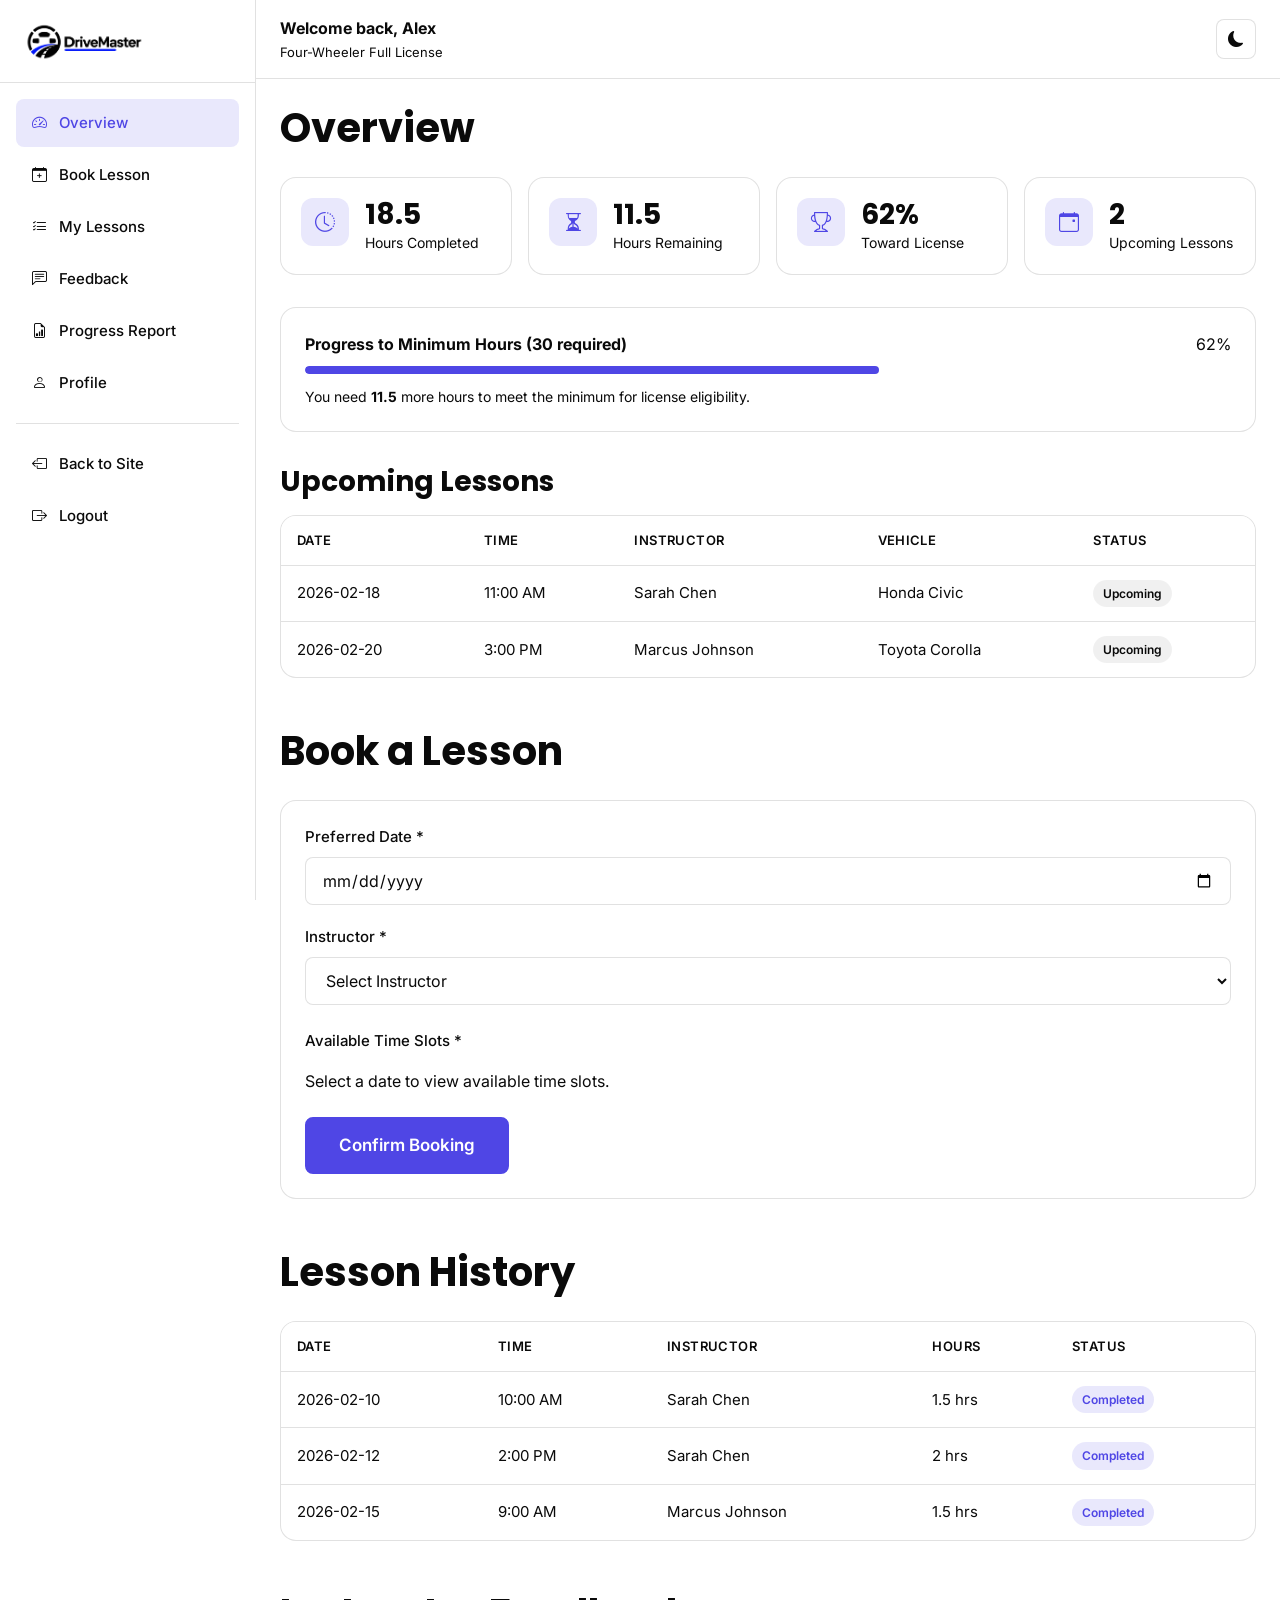
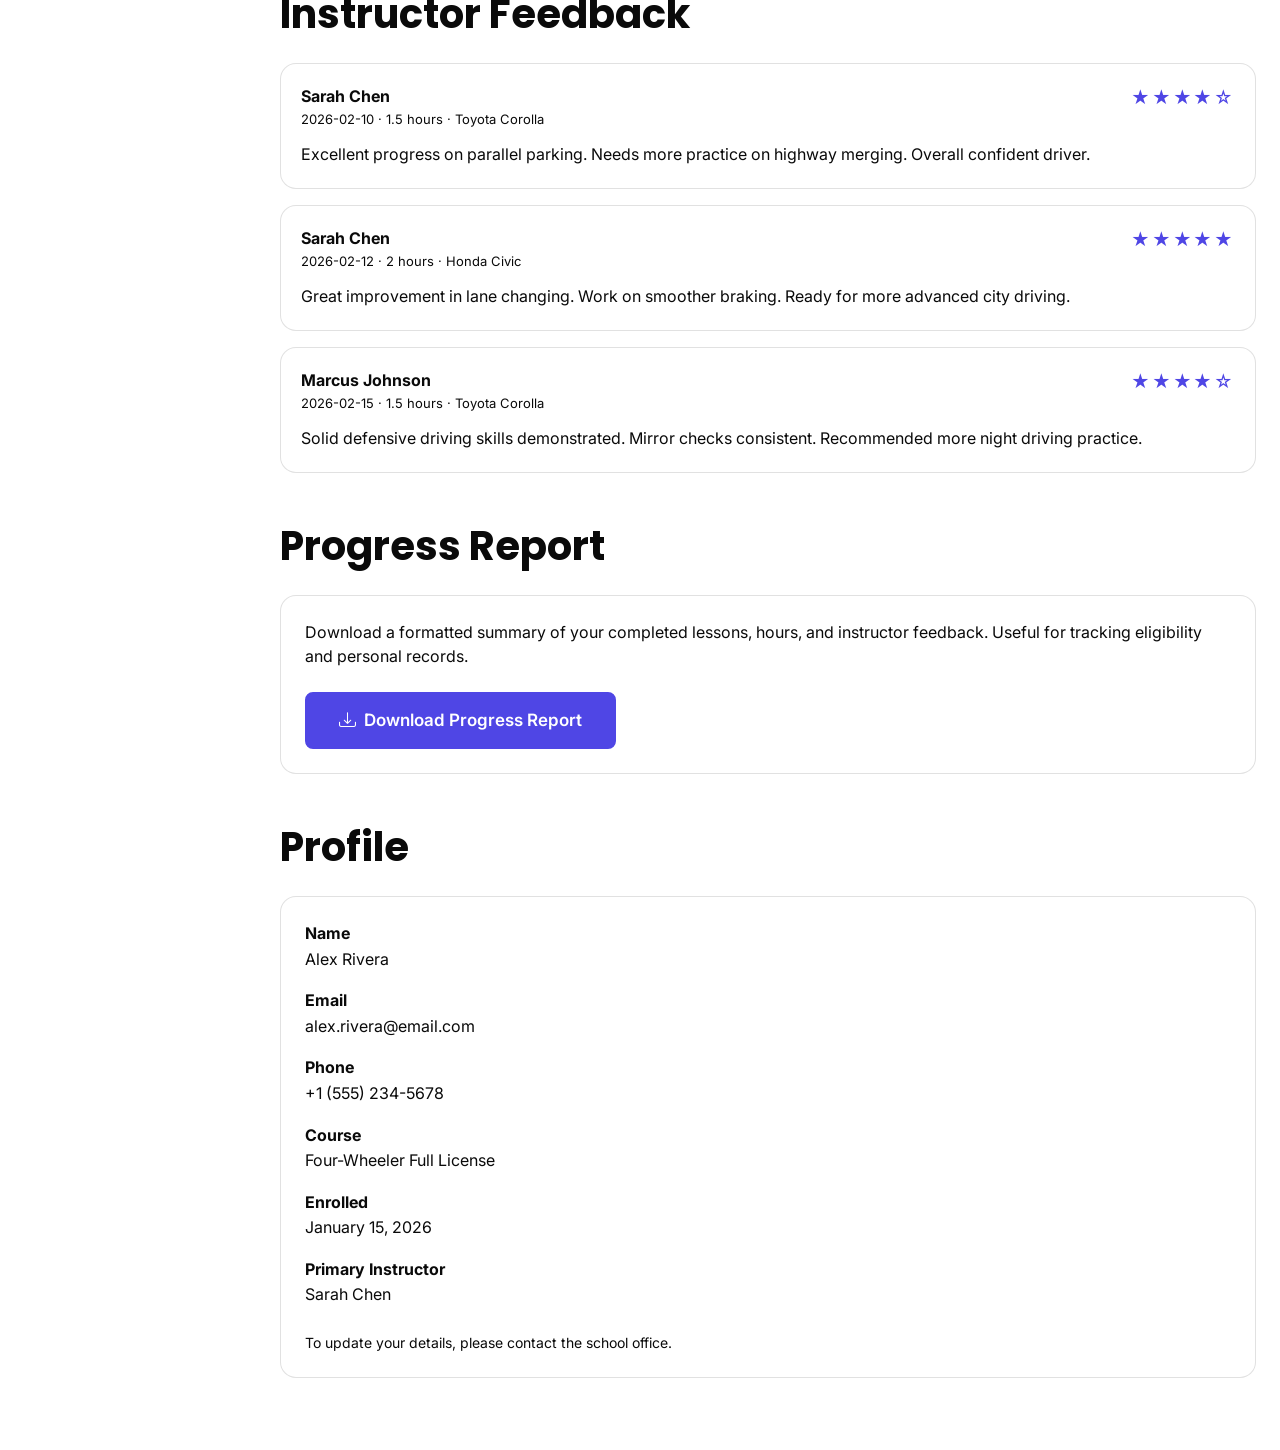
<file: dashboard/index.html>
<!DOCTYPE html>
<html lang="en" data-theme="light">
<head>
  <meta charset="UTF-8">
  <meta name="viewport" content="width=device-width, initial-scale=1.0">
  <title>Student Dashboard – DriveMaster</title>
  <meta name="robots" content="noindex">
  <link rel="preconnect" href="https://fonts.googleapis.com">
  <link rel="preconnect" href="https://fonts.gstatic.com" crossorigin>
  <link href="https://fonts.googleapis.com/css2?family=Inter:wght@400;500;600;700&family=Poppins:wght@600;700;800&display=swap" rel="stylesheet">
  <link rel="stylesheet" href="https://cdn.jsdelivr.net/npm/bootstrap-icons@1.11.3/font/bootstrap-icons.min.css">
  <link rel="stylesheet" href="../assets/css/style.css">
  <link rel="stylesheet" href="../assets/css/dark-mode.css">
  <link rel="stylesheet" href="../assets/css/rtl.css">
</head>
<body>
  <div class="dashboard-layout">
    <!-- Sidebar -->
    <aside class="dashboard-sidebar" data-dashboard-sidebar>
      <div class="dashboard-sidebar-header">
        <a href="../pages/index.html" class="logo"><img src="../assets/images/logo.png" alt="DriveMaster" class="logo-img"></a>
        <button class="btn btn-ghost btn-icon lg:hidden" data-sidebar-toggle aria-label="Close sidebar">
          <i class="bi bi-x-lg"></i>
        </button>
      </div>
      <nav class="dashboard-nav">
        <a href="#overview" class="dashboard-nav-item active" data-dash-section="overview">
          <i class="bi bi-speedometer2"></i> Overview
        </a>
        <a href="#book" class="dashboard-nav-item" data-dash-section="book">
          <i class="bi bi-calendar-plus"></i> Book Lesson
        </a>
        <a href="#lessons" class="dashboard-nav-item" data-dash-section="lessons">
          <i class="bi bi-list-check"></i> My Lessons
        </a>
        <a href="#feedback" class="dashboard-nav-item" data-dash-section="feedback">
          <i class="bi bi-chat-left-text"></i> Feedback
        </a>
        <a href="#report" class="dashboard-nav-item" data-dash-section="report">
          <i class="bi bi-file-earmark-bar-graph"></i> Progress Report
        </a>
        <a href="#profile" class="dashboard-nav-item" data-dash-section="profile">
          <i class="bi bi-person"></i> Profile
        </a>
        <hr style="border:none;border-top:1px solid var(--border-color);margin:1rem 0;">
        <a href="../pages/index.html" class="dashboard-nav-item">
          <i class="bi bi-box-arrow-left"></i> Back to Site
        </a>
        <a href="../pages/login.html" class="dashboard-nav-item">
          <i class="bi bi-box-arrow-right"></i> Logout
        </a>
      </nav>
    </aside>
    
    <!-- Overlay for mobile -->
    <div data-sidebar-overlay style="display:none;position:fixed;inset:0;background:rgba(0,0,0,0.4);z-index:35;"></div>
    
    <!-- Main -->
    <div class="dashboard-main">
      <div class="dashboard-topbar">
        <div style="display:flex;align-items:center;gap:0.75rem;">
          <button class="btn btn-ghost btn-icon lg:hidden" data-sidebar-toggle aria-label="Open menu">
            <i class="bi bi-list" style="font-size:1.25rem;"></i>
          </button>
          <div>
            <strong>Welcome back, Alex</strong>
            <div style="font-size:0.8125rem;color:var(--text-muted);">Four-Wheeler Full License</div>
          </div>
        </div>
        <div style="display:flex;align-items:center;gap:0.5rem;">
          <button class="theme-toggle" data-theme-toggle aria-label="Toggle dark mode">
            <i class="bi bi-sun-fill icon-sun"></i>
            <i class="bi bi-moon-fill icon-moon"></i>
          </button>
        </div>
      </div>
      
      <div class="dashboard-content">
        <!-- Overview -->
        <section id="overview">
          <h2 style="margin-bottom:1.5rem;">Overview</h2>
          
          <div class="dashboard-stats">
            <div class="stat-card">
              <div class="stat-card-icon" style="background:var(--accent-soft);color:var(--accent)">
                <i class="bi bi-clock-history"></i>
              </div>
              <div>
                <div class="stat-card-value" data-completed-hours>18.5</div>
                <div class="stat-card-label">Hours Completed</div>
              </div>
            </div>
            <div class="stat-card">
              <div class="stat-card-icon" style="background:var(--accent-soft);color:var(--accent)">
                <i class="bi bi-hourglass-split"></i>
              </div>
              <div>
                <div class="stat-card-value" data-remaining-hours>11.5</div>
                <div class="stat-card-label">Hours Remaining</div>
              </div>
            </div>
            <div class="stat-card">
              <div class="stat-card-icon" style="background:var(--accent-soft);color:var(--accent)">
                <i class="bi bi-trophy"></i>
              </div>
              <div>
                <div class="stat-card-value" data-progress-percent>62%</div>
                <div class="stat-card-label">Toward License</div>
              </div>
            </div>
            <div class="stat-card">
              <div class="stat-card-icon" style="background:var(--accent-soft);color:var(--accent)">
                <i class="bi bi-calendar-event"></i>
              </div>
              <div>
                <div class="stat-card-value">2</div>
                <div class="stat-card-label">Upcoming Lessons</div>
              </div>
            </div>
          </div>
          
          <div class="card" style="margin-bottom:2rem;">
            <div class="card-body">
              <div style="display:flex;justify-content:space-between;align-items:center;margin-bottom:0.5rem;">
                <strong>Progress to Minimum Hours (30 required)</strong>
                <span data-progress-percent>62%</span>
              </div>
              <div class="progress-bar">
                <div class="progress-bar-fill" data-progress-fill style="width:62%;"></div>
              </div>
              <p style="font-size:0.875rem;color:var(--text-muted);margin:0.75rem 0 0;">
                You need <strong data-remaining-hours>11.5</strong> more hours to meet the minimum for license eligibility.
              </p>
            </div>
          </div>
          
          <h3 style="margin-bottom:1rem;">Upcoming Lessons</h3>
          <div class="table-wrapper" style="margin-bottom:2rem;">
            <table class="table">
              <thead>
                <tr>
                  <th>Date</th>
                  <th>Time</th>
                  <th>Instructor</th>
                  <th>Vehicle</th>
                  <th>Status</th>
                </tr>
              </thead>
              <tbody data-upcoming-lessons>
                <tr>
                  <td>2026-02-18</td>
                  <td>11:00 AM</td>
                  <td>Sarah Chen</td>
                  <td>Honda Civic</td>
                  <td><span class="badge badge-info">Upcoming</span></td>
                </tr>
                <tr>
                  <td>2026-02-20</td>
                  <td>3:00 PM</td>
                  <td>Marcus Johnson</td>
                  <td>Toyota Corolla</td>
                  <td><span class="badge badge-info">Upcoming</span></td>
                </tr>
              </tbody>
            </table>
          </div>
        </section>
        
        <!-- Book Lesson -->
        <section id="book" style="margin-top:3rem;">
          <h2 style="margin-bottom:1.5rem;">Book a Lesson</h2>
          <div class="card">
            <div class="card-body">
              <form data-booking-form>
                <div style="display:grid;gap:1.25rem;grid-template-columns:1fr;margin-bottom:1.5rem;">
                  <div class="form-group" style="margin:0;">
                    <label class="form-label" for="booking-date">Preferred Date *</label>
                    <input type="date" id="booking-date" class="form-input" data-booking-date required>
                  </div>
                  <div class="form-group" style="margin:0;">
                    <label class="form-label" for="instructor-select">Instructor *</label>
                    <select id="instructor-select" class="form-select" data-instructor-select required>
                      <option value="">Select Instructor</option>
                    </select>
                  </div>
                </div>
                
                <label class="form-label">Available Time Slots *</label>
                <div class="time-slots" data-time-slots>
                  <p class="text-muted" style="grid-column:1/-1;">Select a date to view available time slots.</p>
                </div>
                
                <div style="margin-top:1.5rem;">
                  <button type="submit" class="btn btn-primary btn-lg">Confirm Booking</button>
                </div>
                <div data-booking-success style="display:none;margin-top:1rem;padding:1rem;background:var(--accent-soft);color:var(--accent);border-radius:var(--radius);"></div>
              </form>
            </div>
          </div>
        </section>
        
        <!-- Lesson History -->
        <section id="lessons" style="margin-top:3rem;">
          <h2 style="margin-bottom:1.5rem;">Lesson History</h2>
          <div class="table-wrapper">
            <table class="table">
              <thead>
                <tr>
                  <th>Date</th>
                  <th>Time</th>
                  <th>Instructor</th>
                  <th>Hours</th>
                  <th>Status</th>
                </tr>
              </thead>
              <tbody data-lesson-history>
                <!-- Filled by JS -->
              </tbody>
            </table>
          </div>
        </section>
        
        <!-- Feedback -->
        <section id="feedback" style="margin-top:3rem;">
          <h2 style="margin-bottom:1.5rem;">Instructor Feedback</h2>
          <div data-feedback-list>
            <!-- Filled by JS -->
          </div>
        </section>
        
        <!-- Progress Report -->
        <section id="report" style="margin-top:3rem;">
          <h2 style="margin-bottom:1.5rem;">Progress Report</h2>
          <div class="card">
            <div class="card-body">
              <p style="margin-bottom:1.5rem;">Download a formatted summary of your completed lessons, hours, and instructor feedback. Useful for tracking eligibility and personal records.</p>
              <button type="button" class="btn btn-primary btn-lg" data-download-report>
                <i class="bi bi-download"></i> Download Progress Report
              </button>
            </div>
          </div>
        </section>
        
        <!-- Profile -->
        <section id="profile" style="margin-top:3rem;margin-bottom:3rem;">
          <h2 style="margin-bottom:1.5rem;">Profile</h2>
          <div class="card">
            <div class="card-body">
              <div style="display:grid;gap:1rem;grid-template-columns:1fr;">
                <div><strong>Name</strong><br>Alex Rivera</div>
                <div><strong>Email</strong><br>alex.rivera@email.com</div>
                <div><strong>Phone</strong><br>+1 (555) 234-5678</div>
                <div><strong>Course</strong><br>Four-Wheeler Full License</div>
                <div><strong>Enrolled</strong><br>January 15, 2026</div>
                <div><strong>Primary Instructor</strong><br>Sarah Chen</div>
              </div>
              <p style="margin-top:1.5rem;font-size:0.875rem;color:var(--text-muted);">To update your details, please contact the school office.</p>
            </div>
          </div>
        </section>
      </div>
    </div>
  </div>
  
  <script src="../assets/js/main.js"></script>
  <script src="../assets/js/dashboard.js"></script>
  <script>
    // Simple section nav highlighting
    document.querySelectorAll('[data-dash-section]').forEach(link => {
      link.addEventListener('click', (e) => {
        document.querySelectorAll('[data-dash-section]').forEach(l => l.classList.remove('active'));
        link.classList.add('active');
      });
    });
  </script>
</body>
</html>
</file>
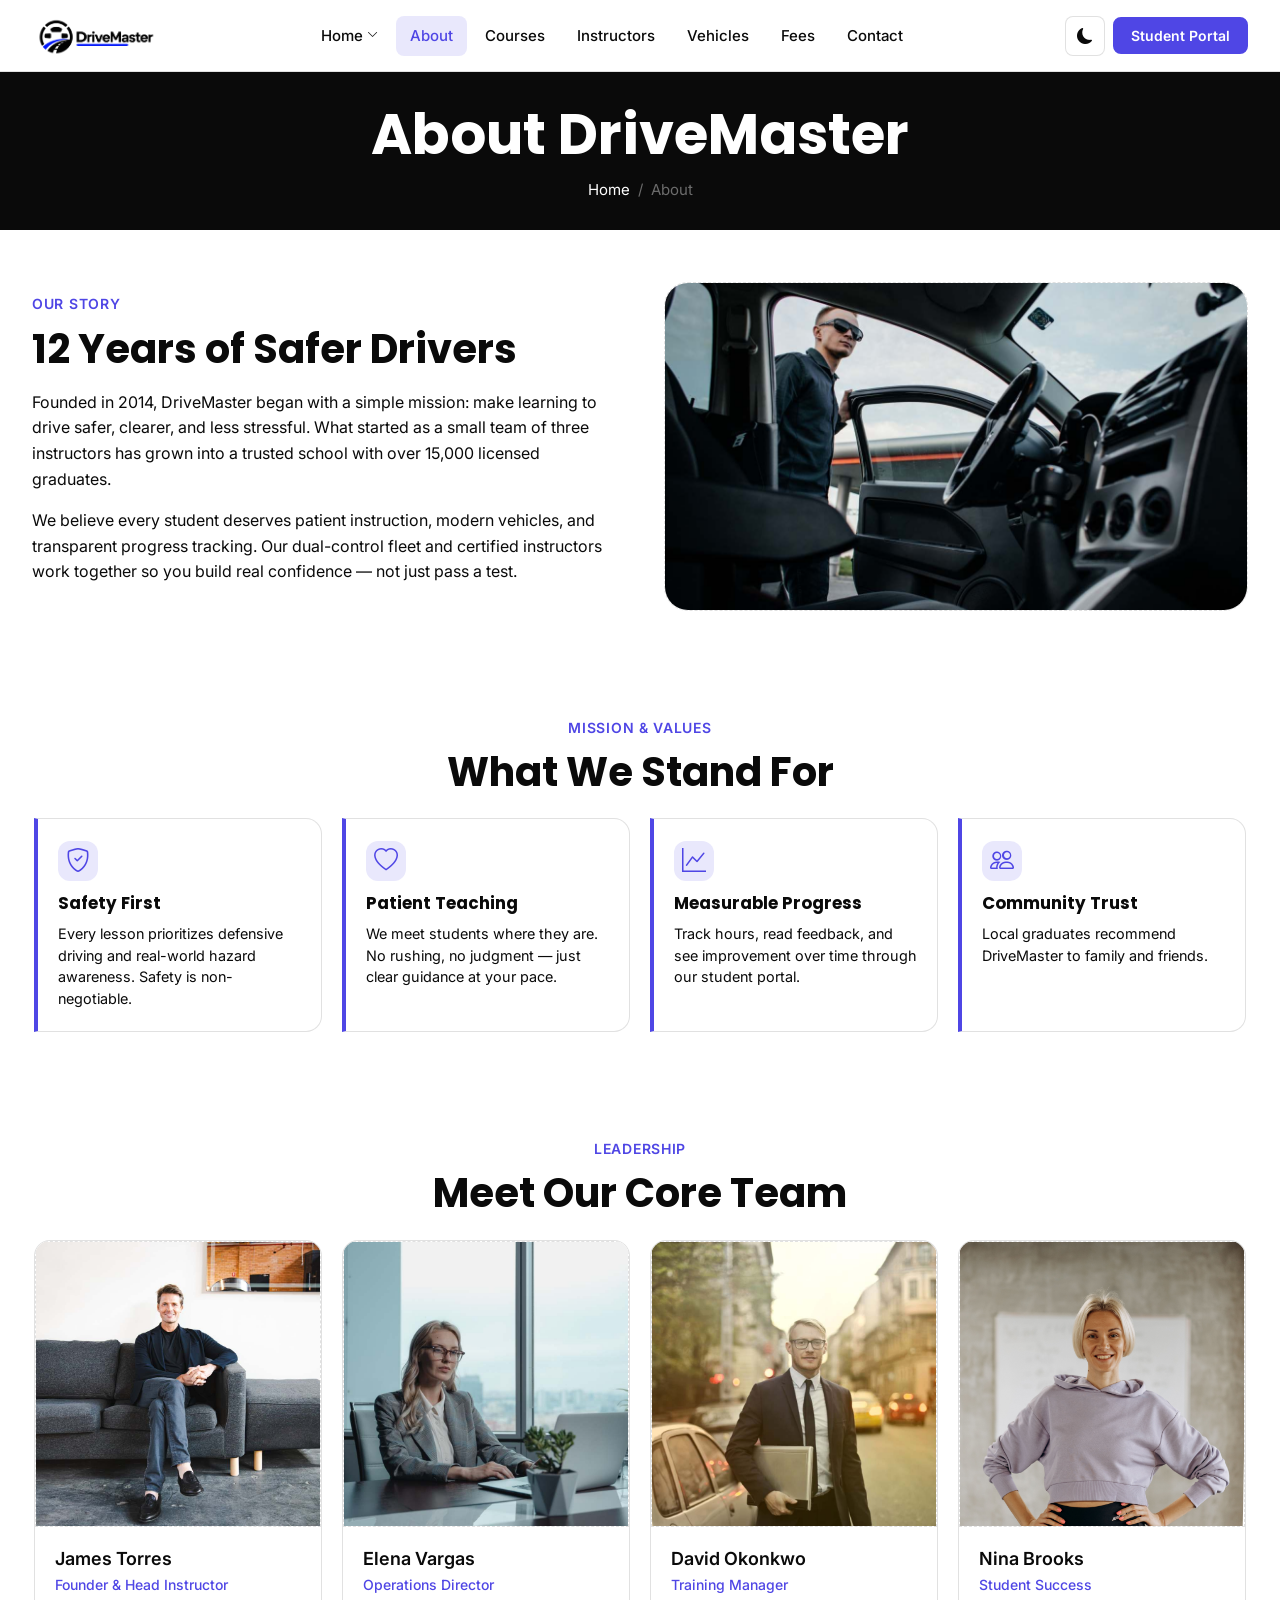
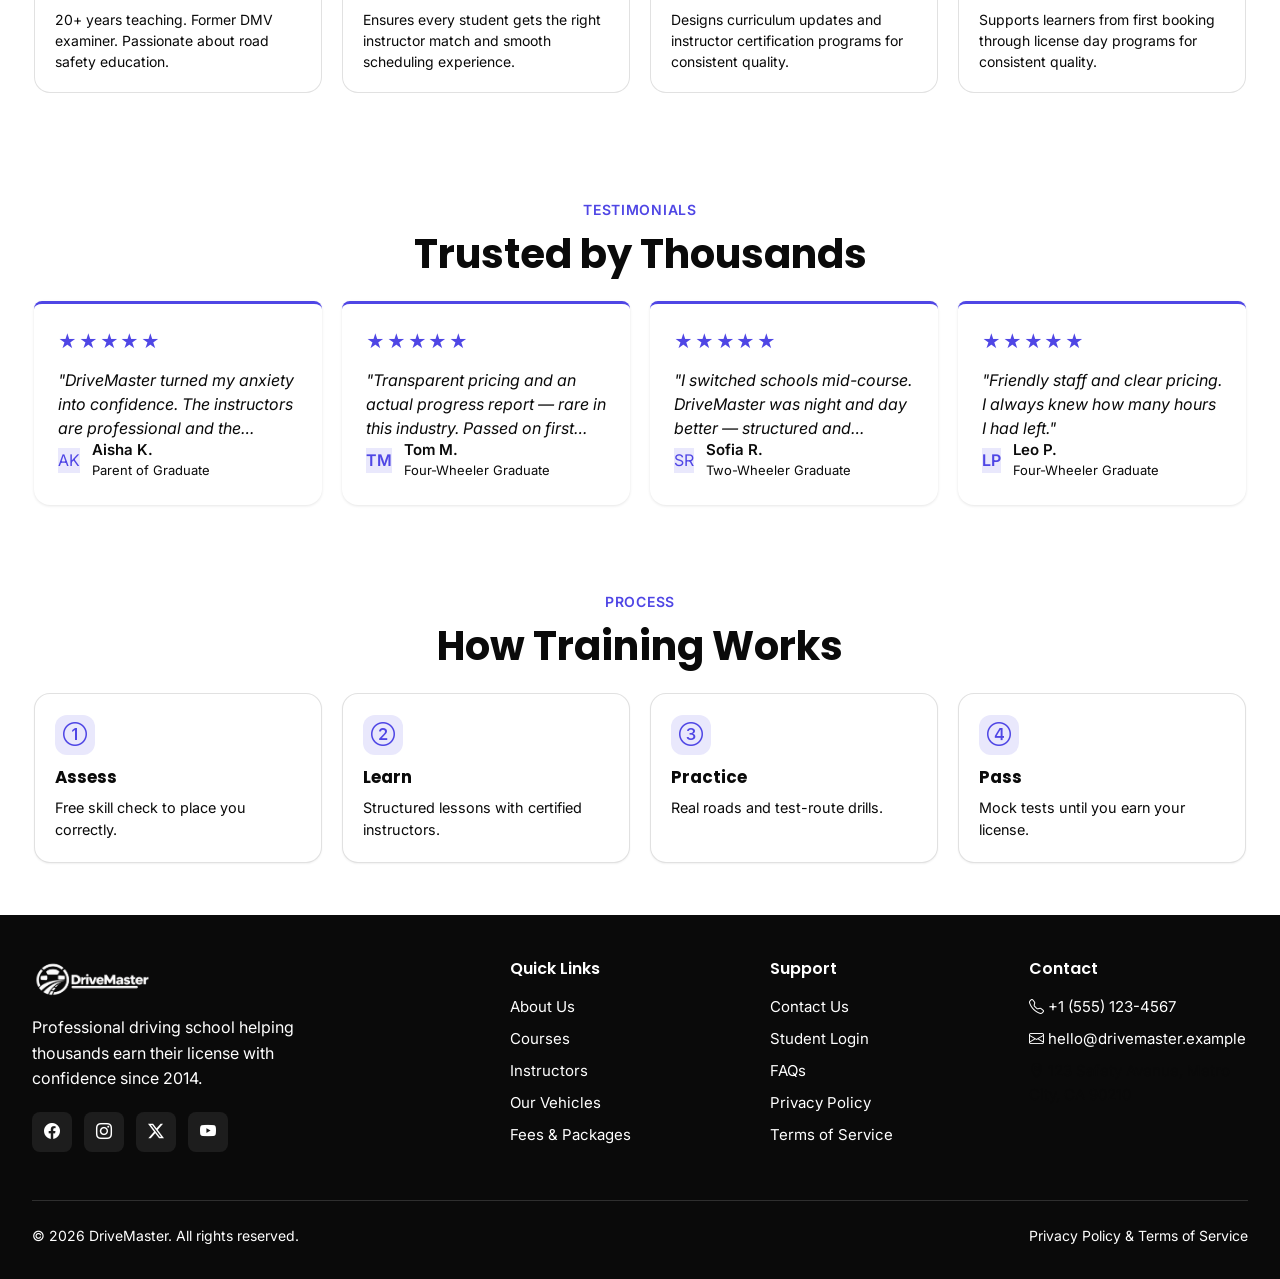
<file: about.html>
<!DOCTYPE html>
<html lang="en" data-theme="light">
<head>
  <meta charset="UTF-8">
  <meta name="viewport" content="width=device-width, initial-scale=1.0">
  <title>About Us – DriveMaster Driving School</title>
  <meta name="description" content="Learn about DriveMaster's mission, history, and the team dedicated to helping you earn your driving license safely and confidently.">
  <link rel="preconnect" href="https://fonts.googleapis.com">
  <link rel="preconnect" href="https://fonts.gstatic.com" crossorigin>
  <link href="https://fonts.googleapis.com/css2?family=Inter:wght@400;500;600;700&family=Poppins:wght@600;700;800&display=swap" rel="stylesheet">
  <link rel="stylesheet" href="https://cdn.jsdelivr.net/npm/bootstrap-icons@1.11.3/font/bootstrap-icons.min.css">
  <link rel="stylesheet" href="../assets/css/style.css">
  <link rel="stylesheet" href="../assets/css/dark-mode.css">
  <link rel="stylesheet" href="../assets/css/rtl.css">
</head>
<body>
  <header class="header">
    <div class="container header-inner">
      <a href="index.html" class="logo"><img src="../assets/images/logo.png" alt="DriveMaster" class="logo-img"></a>
      <nav class="nav" aria-label="Main navigation">
        <div class="nav-item-dropdown">
        <a href="index.html" class="nav-link ">Home <i class="bi bi-chevron-down" style="font-size:0.7rem;"></i></a>
        <div class="nav-dropdown">
          <a href="index.html" class="">Home 1 (Main)</a>
          <a href="index-night.html" class="">Home 2 (Night)</a>
        </div>
      </div>
        <a href="about.html" class="nav-link active">About</a>
        <a href="courses.html" class="nav-link">Courses</a>
        <a href="instructors.html" class="nav-link">Instructors</a>
        <a href="vehicles.html" class="nav-link">Vehicles</a>
        <a href="fees.html" class="nav-link">Fees</a>
        <a href="contact.html" class="nav-link">Contact</a>
      </nav>
      <div class="header-actions">
        <button class="theme-toggle" data-theme-toggle aria-label="Toggle dark mode">
          <i class="bi bi-sun-fill icon-sun"></i>
          <i class="bi bi-moon-fill icon-moon"></i>
        </button>
        <a href="login.html" class="btn btn-primary btn-sm">Student Portal</a>
        <button class="mobile-menu-btn" data-mobile-menu-open aria-label="Open menu">
          <i class="bi bi-list" style="font-size:1.5rem;"></i>
        </button>
      </div>
    </div>
  </header>
  
  <div class="mobile-nav" data-mobile-nav>
    <div class="mobile-nav-header">
      <a href="index.html" class="logo"><img src="../assets/images/logo.png" alt="DriveMaster" class="logo-img"></a>
      <button data-mobile-menu-close aria-label="Close menu" class="btn btn-ghost btn-icon"><i class="bi bi-x-lg"></i></button>
    </div>
    <nav class="mobile-nav-links">
      <a href="index.html" class="">Home</a>
      <div class="mobile-nav-dropdown">
        <a href="index.html" class="">Home 1 (Main)</a>
        <a href="index-night.html" class="">Home 2 (Night)</a>
      </div>
      <a href="about.html" class="active">About</a>
      <a href="courses.html">Courses</a>
      <a href="instructors.html">Instructors</a>
      <a href="vehicles.html">Vehicles</a>
      <a href="fees.html">Fees</a>
      <a href="contact.html">Contact</a>
      <a href="login.html" class="btn btn-primary" style="margin-top:1rem;">Student Portal</a>
    </nav>
  </div>
  
  <main>
    <section class="page-header">
      <div class="container">
        <h1>About DriveMaster</h1>
        <nav class="breadcrumb" aria-label="Breadcrumb">
          <a href="index.html">Home</a>
          <span>/</span>
          <span>About</span>
        </nav>
      </div>
    </section>
    
    <section class="section">
      <div class="container">
        <div style="display:grid;gap:3rem;align-items:center;" class="hero-grid">
          <div>
            <span class="section-label">Our Story</span>
            <h2 style="margin-bottom:1rem;">12 Years of Safer Drivers</h2>
            <p>Founded in 2014, DriveMaster began with a simple mission: make learning to drive safer, clearer, and less stressful. What started as a small team of three instructors has grown into a trusted school with over 15,000 licensed graduates.</p>
            <p>We believe every student deserves patient instruction, modern vehicles, and transparent progress tracking. Our dual-control fleet and certified instructors work together so you build real confidence — not just pass a test.</p>
          </div>
          <div>
            <div class="img-box img-box-wide rounded-xl">
              <img src="../assets/images/about-building.jpg" alt="DriveMaster training center" onerror="this.style.display='none'; this.parentElement.classList.add('show-placeholder');">
              <span class="img-placeholder-label">📷 about-building.jpg<br><small>Put your file in assets/images/about-building.jpg</small></span>
            </div>
          </div>
        </div>
      </div>
    </section>
    
    <section class="section bg-secondary">
      <div class="container">
        <div class="section-header anim-fade-up">
          <span class="section-label">Mission & Values</span>
          <h2 class="section-title">What We Stand For</h2>
        </div>
        <div class="features-grid is-4 section-cards-accent">
          <div class="card anim-fade-up">
            <div class="card-body">
              <div class="card-icon"><i class="bi bi-shield-check"></i></div>
              <h3 style="margin-bottom:0.5rem;">Safety First</h3>
              <p style="margin:0;">Every lesson prioritizes defensive driving and real-world hazard awareness. Safety is non-negotiable.</p>
            </div>
          </div>
          <div class="card anim-fade-up">
            <div class="card-body">
              <div class="card-icon" style="background:var(--accent-soft);color:var(--accent)"><i class="bi bi-heart"></i></div>
              <h3 style="margin-bottom:0.5rem;">Patient Teaching</h3>
              <p style="margin:0;">We meet students where they are. No rushing, no judgment — just clear guidance at your pace.</p>
            </div>
          </div>
          <div class="card anim-fade-up">
            <div class="card-body">
              <div class="card-icon" style="background:var(--accent-soft);color:var(--accent)"><i class="bi bi-graph-up"></i></div>
              <h3 style="margin-bottom:0.5rem;">Measurable Progress</h3>
              <p style="margin:0;">Track hours, read feedback, and see improvement over time through our student portal.</p>
            </div>
          </div>
          <div class="card">
            <div class="card-body">
              <div class="card-icon"><i class="bi bi-people"></i></div>
              <h3 style="margin-bottom:0.5rem;">Community Trust</h3>
              <p style="margin:0;">Local graduates recommend DriveMaster to family and friends.</p>
            </div>
          </div>
        </div>
      </div>
    </section>
    
    <section class="section">
      <div class="container">
        <div class="section-header anim-fade-up">
          <span class="section-label">Leadership</span>
          <h2 class="section-title">Meet Our Core Team</h2>
        </div>
        <div class="features-grid is-4 section-cards-border">
          <div class="instructor-card anim-scale">
            <div class="img-box img-box-square">
              <img src="../assets/images/team-1.jpg" alt="James Torres" onerror="this.style.display='none'; this.parentElement.classList.add('show-placeholder');">
              <span class="img-placeholder-label">📷 team-1.jpg<br><small>Put your file in assets/images/team-1.jpg</small></span>
            </div>
            <div class="instructor-body">
              <div class="instructor-name">James Torres</div>
              <div class="instructor-role">Founder & Head Instructor</div>
              <p style="font-size:0.875rem;color:var(--text-secondary);margin:0;">20+ years teaching. Former DMV examiner. Passionate about road safety education.</p>
            </div>
          </div>
          <div class="instructor-card anim-scale">
            <div class="img-box img-box-square">
              <img src="../assets/images/team-2.jpg" alt="Elena Vargas" onerror="this.style.display='none'; this.parentElement.classList.add('show-placeholder');">
              <span class="img-placeholder-label">📷 team-2.jpg<br><small>Put your file in assets/images/team-2.jpg</small></span>
            </div>
            <div class="instructor-body">
              <div class="instructor-name">Elena Vargas</div>
              <div class="instructor-role">Operations Director</div>
              <p style="font-size:0.875rem;color:var(--text-secondary);margin:0;">Ensures every student gets the right instructor match and smooth scheduling experience.</p>
            </div>
          </div>
          <div class="instructor-card anim-scale">
            <div class="img-box img-box-square">
              <img src="../assets/images/team-3.jpg" alt="David Okonkwo" onerror="this.style.display='none'; this.parentElement.classList.add('show-placeholder');">
              <span class="img-placeholder-label">📷 team-3.jpg<br><small>Put your file in assets/images/team-3.jpg</small></span>
            </div>
            <div class="instructor-body">
              <div class="instructor-name">David Okonkwo</div>
              <div class="instructor-role">Training Manager</div>
              <p style="font-size:0.875rem;color:var(--text-secondary);margin:0;">Designs curriculum updates and instructor certification programs for consistent quality.</p>
            </div>
          </div>
          <div class="instructor-card">
            <div class="img-box img-box-square">
              <img src="../assets/images/team-4.jpg" alt="Nina Brooks" onerror="this.style.display='none';this.parentElement.classList.add('show-placeholder');">
              <span class="img-placeholder-label">📷 team-4.jpg</span>
            </div>
            <div class="instructor-body">
              <div class="instructor-name">Nina Brooks</div>
              <div class="instructor-role">Student Success</div>
              <p style="font-size:0.875rem;color:var(--text-secondary);margin:0;">Supports learners from first booking through license day programs for consistent quality.</p>
            </div>
          </div>
        </div>
      </div>
    </section>
    
    <section class="section bg-secondary">
      <div class="container">
        <div class="section-header anim-fade-up">
          <span class="section-label">Testimonials</span>
          <h2 class="section-title">Trusted by Thousands</h2>
        </div>
        <div class="features-grid is-4 section-cards-quote">
          <div class="testimonial-card anim-fade-up">
            <div class="testimonial-stars">★★★★★</div>
            <p class="testimonial-text">"DriveMaster turned my anxiety into confidence. The instructors are professional and the vehicles feel safe."</p>
            <div class="testimonial-author">
              <div class="testimonial-avatar" style="background:var(--accent-soft);color:var(--accent)">AK</div>
              <div>
                <div class="testimonial-name">Aisha K.</div>
                <div class="testimonial-role">Parent of Graduate</div>
              </div>
            </div>
          </div>
          <div class="testimonial-card anim-fade-up">
            <div class="testimonial-stars">★★★★★</div>
            <p class="testimonial-text">"Transparent pricing and an actual progress report — rare in this industry. Passed on first attempt."</p>
            <div class="testimonial-author">
              <div class="testimonial-avatar" style="background:var(--accent-soft);display:flex;align-items:center;justify-content:center;font-weight:600;color:var(--accent);">TM</div>
              <div>
                <div class="testimonial-name">Tom M.</div>
                <div class="testimonial-role">Four-Wheeler Graduate</div>
              </div>
            </div>
          </div>
          <div class="testimonial-card anim-fade-up">
            <div class="testimonial-stars">★★★★★</div>
            <p class="testimonial-text">"I switched schools mid-course. DriveMaster was night and day better — structured and supportive."</p>
            <div class="testimonial-author">
              <div class="testimonial-avatar" style="background:var(--accent-soft);color:var(--accent)">SR</div>
              <div>
                <div class="testimonial-name">Sofia R.</div>
                <div class="testimonial-role">Two-Wheeler Graduate</div>
              </div>
            </div>
          </div>
          <div class="testimonial-card style-quote">
            <div class="testimonial-stars">★★★★★</div>
            <p class="testimonial-text">"Friendly staff and clear pricing. I always knew how many hours I had left."</p>
            <div class="testimonial-author">
              <div class="testimonial-avatar" style="background:var(--accent-soft);display:flex;align-items:center;justify-content:center;font-weight:600;color:var(--accent);">LP</div>
              <div>
                <div class="testimonial-name">Leo P.</div>
                <div class="testimonial-role">Four-Wheeler Graduate</div>
              </div>
            </div>
          </div>
        </div>
      </div>
    </section>
  </main>
  
 <!-- Footer -->
  
    <section class="section">
      <div class="container">
        <div class="section-header"><span class="section-label">Process</span><h2 class="section-title">How Training Works</h2></div>
        <div class="features-grid is-4 section-cards-soft">
          <div class="card"><div class="card-body"><div class="card-icon"><i class="bi bi-1-circle"></i></div><h3>Assess</h3><p>Free skill check to place you correctly.</p></div></div>
          <div class="card"><div class="card-body"><div class="card-icon"><i class="bi bi-2-circle"></i></div><h3>Learn</h3><p>Structured lessons with certified instructors.</p></div></div>
          <div class="card"><div class="card-body"><div class="card-icon"><i class="bi bi-3-circle"></i></div><h3>Practice</h3><p>Real roads and test-route drills.</p></div></div>
          <div class="card"><div class="card-body"><div class="card-icon"><i class="bi bi-4-circle"></i></div><h3>Pass</h3><p>Mock tests until you earn your license.</p></div></div>
        </div>
      </div>
    </section>

  <footer class="footer">
    <div class="container">
      <div class="footer-grid">
        <div class="footer-brand">
          <a href="index.html" class="logo"><img src="../assets/images/logo-1.png" alt="DriveMaster" class="logo-img"></a>
          <p class="footer-desc">Professional driving school helping thousands earn their license with confidence since 2014.</p>
          <div class="footer-social">
            <a href="#" aria-label="Facebook"><i class="bi bi-facebook"></i></a>
            <a href="#" aria-label="Instagram"><i class="bi bi-instagram"></i></a>
            <a href="#" aria-label="Twitter"><i class="bi bi-twitter-x"></i></a>
            <a href="#" aria-label="YouTube"><i class="bi bi-youtube"></i></a>
          </div>
        </div>
        <div>
          <h4 class="footer-title">Quick Links</h4>
          <nav class="footer-links">
            <a href="about.html">About Us</a>
            <a href="courses.html">Courses</a>
            <a href="instructors.html">Instructors</a>
            <a href="vehicles.html">Our Vehicles</a>
            <a href="fees.html">Fees & Packages</a>
          </nav>
        </div>
        <div>
          <h4 class="footer-title">Support</h4>
          <nav class="footer-links">
            <a href="contact.html">Contact Us</a>
            <a href="login.html">Student Login</a>
            <a href="faq.html">FAQs</a>
            <a href="privacy.html">Privacy Policy</a>
            <a href="terms.html">Terms of Service</a>
          </nav>
        </div>
        <div>
          <h4 class="footer-title">Contact</h4>
          <nav class="footer-links">
            <a href="tel:+15551234567"><i class="bi bi-telephone"></i> +1 (555) 123-4567</a>
            <a href="mailto:hello@drivemaster.example"><i class="bi bi-envelope"></i> hello@drivemaster.example</a>
            <span style="color:var(--text-muted);font-size:0.9375rem;"><i class="bi bi-geo-alt"></i> 123 Safety Avenue, Metro City, CA 90210</span>
          </nav>
        </div>
      </div>
      <div class="footer-bottom">
        <span>&copy; 2026 DriveMaster. All rights reserved.</span>
        <span>Privacy Policy & Terms of Service</span>
      </div>
    </div>
  </footer>
  
  <script src="../assets/js/main.js"></script>
</body>
</html>
</file>
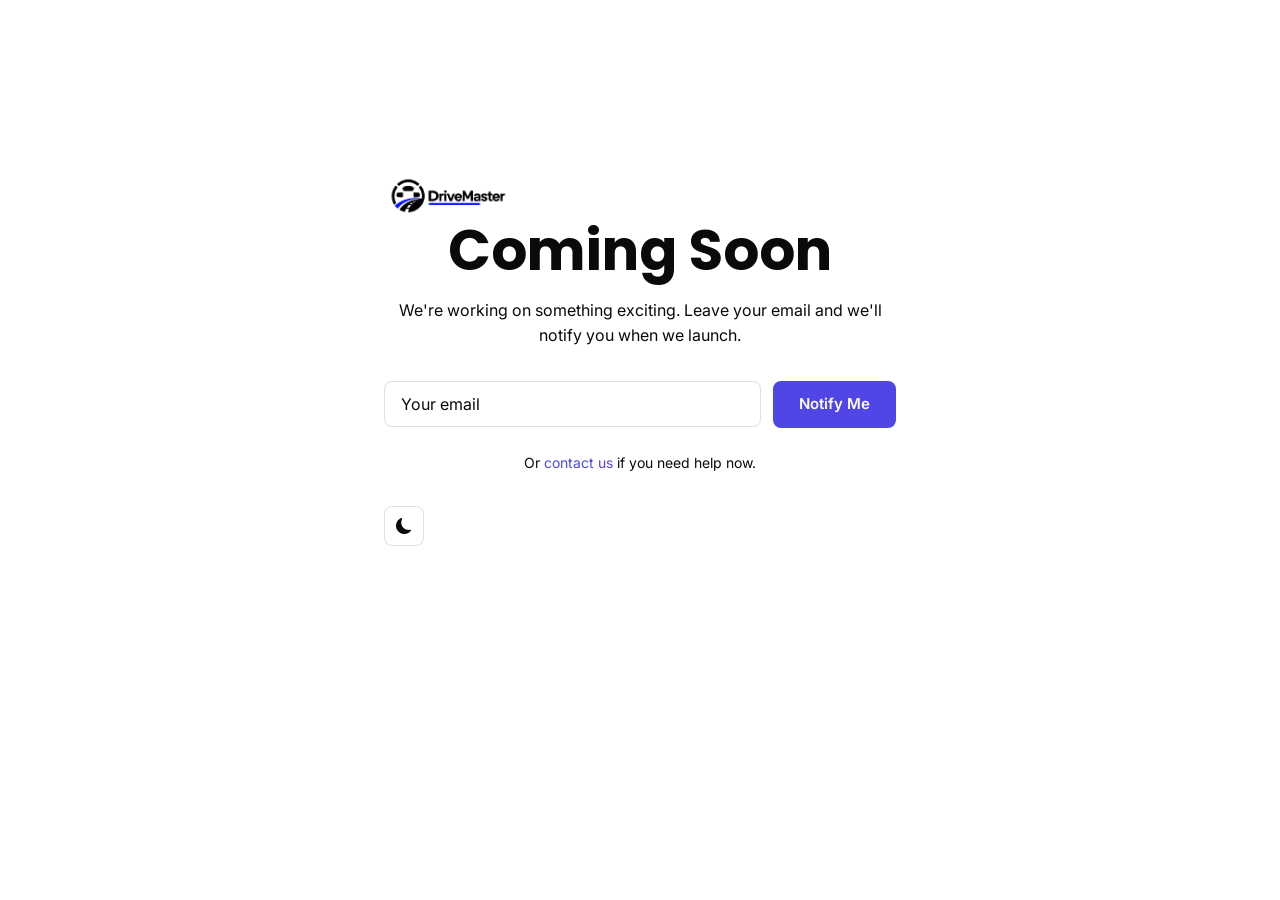
<file: coming-soon.html>
<!DOCTYPE html>
<html lang="en" data-theme="light">
<head>
  <meta charset="UTF-8">
  <meta name="viewport" content="width=device-width, initial-scale=1.0">
  <title>Coming Soon – DriveMaster</title>
  <meta name="robots" content="noindex">
  <link rel="preconnect" href="https://fonts.googleapis.com">
  <link rel="preconnect" href="https://fonts.gstatic.com" crossorigin>
  <link href="https://fonts.googleapis.com/css2?family=Inter:wght@400;500;600;700&family=Poppins:wght@600;700;800&display=swap" rel="stylesheet">
  <link rel="stylesheet" href="https://cdn.jsdelivr.net/npm/bootstrap-icons@1.11.3/font/bootstrap-icons.min.css">
  <link rel="stylesheet" href="../assets/css/style.css">
  <link rel="stylesheet" href="../assets/css/dark-mode.css">
</head>
<body>
  <main class="error-page" style="background:var(--bg-secondary)">
    <div style="max-width:32rem;">
      <a href="index.html" class="logo"><img src="../assets/images/logo.png" alt="DriveMaster" class="logo-img"></a>
      <h1 style="margin-bottom:0.75rem;">Coming Soon</h1>
      <p style="color:var(--text-secondary);margin-bottom:2rem;">
        We're working on something exciting. Leave your email and we'll notify you when we launch.
      </p>
      <form data-validate data-demo="true" style="display:flex;flex-wrap:wrap;gap:0.75rem;justify-content:center;margin-bottom:1.5rem;">
        <div class="form-group" style="margin:0;flex:1;min-width:200px;">
          <input type="email" class="form-input" required placeholder="Your email" aria-label="Email">
          <div class="form-error"></div>
        </div>
        <button type="submit" class="btn btn-primary">Notify Me</button>
      </form>
      <div data-form-success style="display:none;padding:0.75rem;background:var(--accent-soft);color:var(--accent);border-radius:var(--radius);margin-bottom:1rem;">
        Thanks! We'll be in touch. (Demo)
      </div>
      <p style="font-size:0.875rem;color:var(--text-muted);">
        Or <a href="contact.html">contact us</a> if you need help now.
      </p>
      <button class="theme-toggle" data-theme-toggle aria-label="Toggle dark mode" style="margin-top:2rem;">
        <i class="bi bi-sun-fill icon-sun"></i>
        <i class="bi bi-moon-fill icon-moon"></i>
      </button>
    </div>
  </main>
  <script src="../assets/js/main.js"></script>
</body>
</html>
</file>
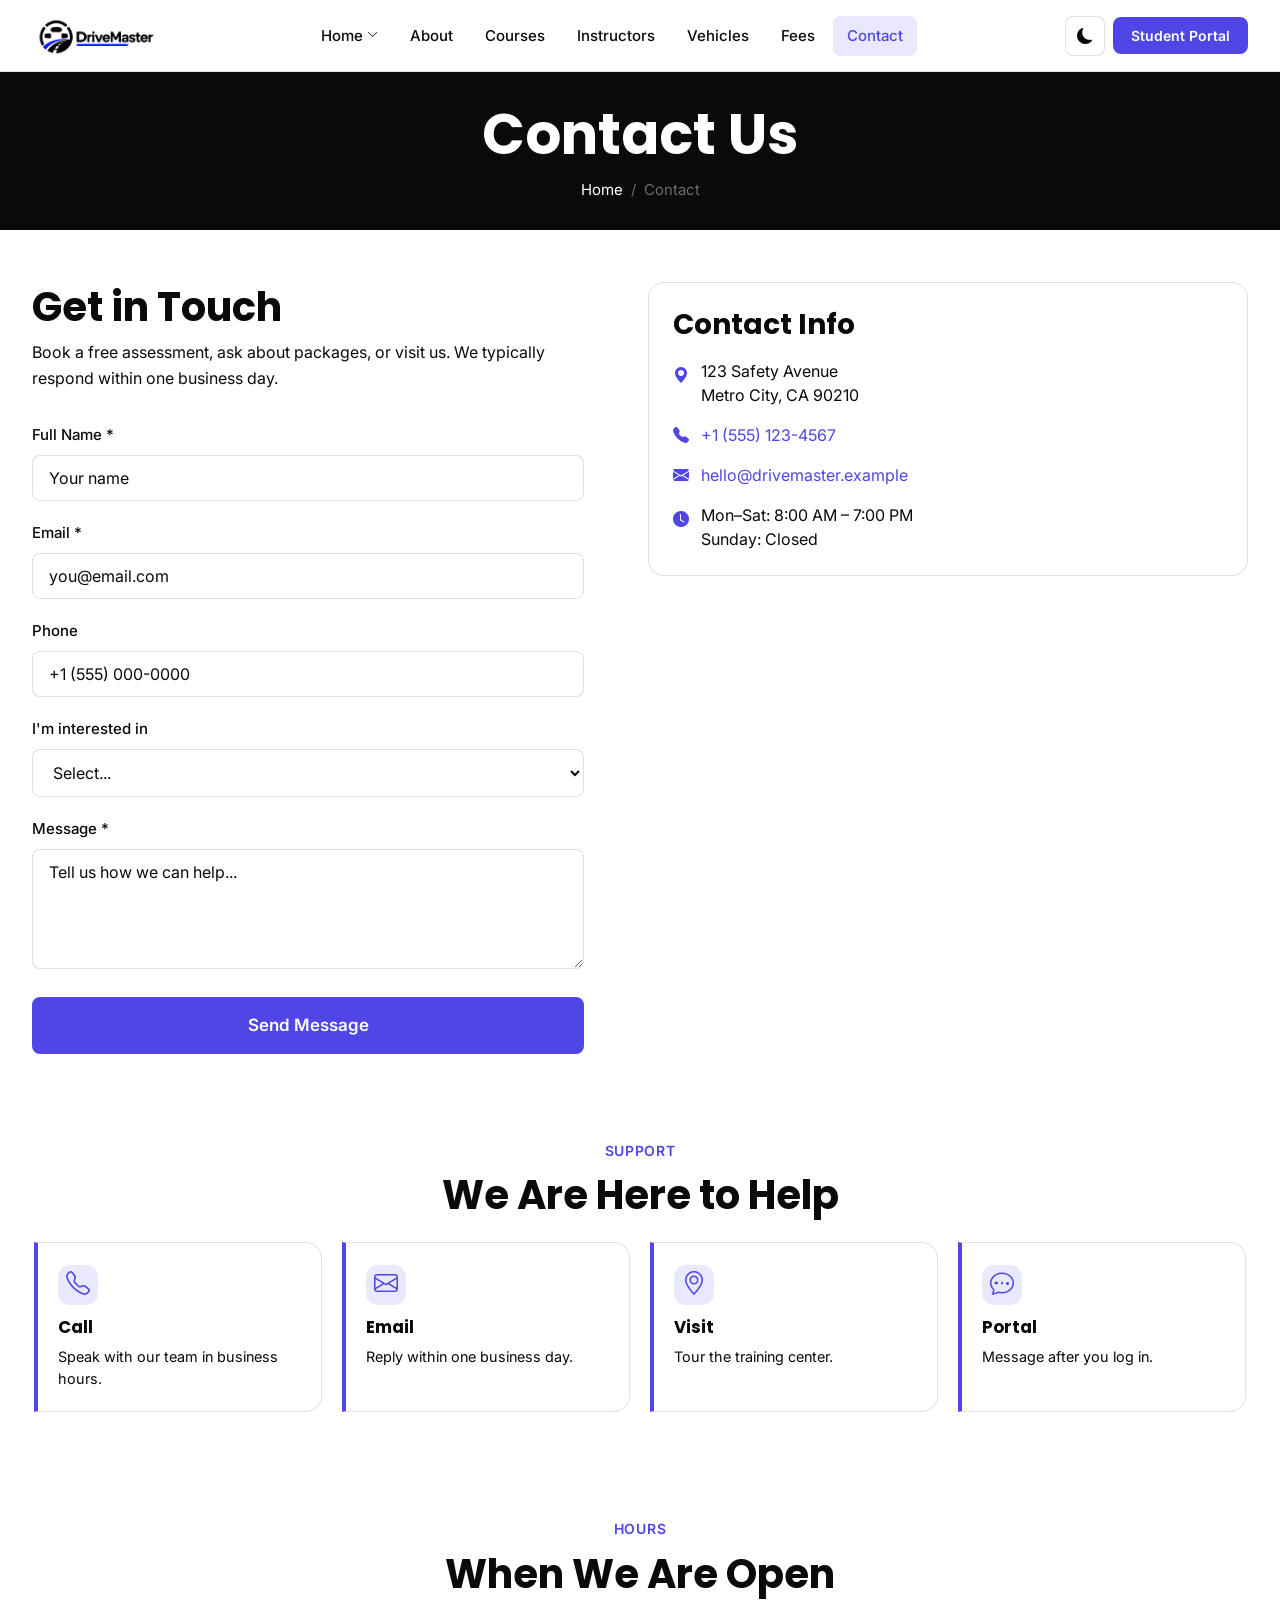
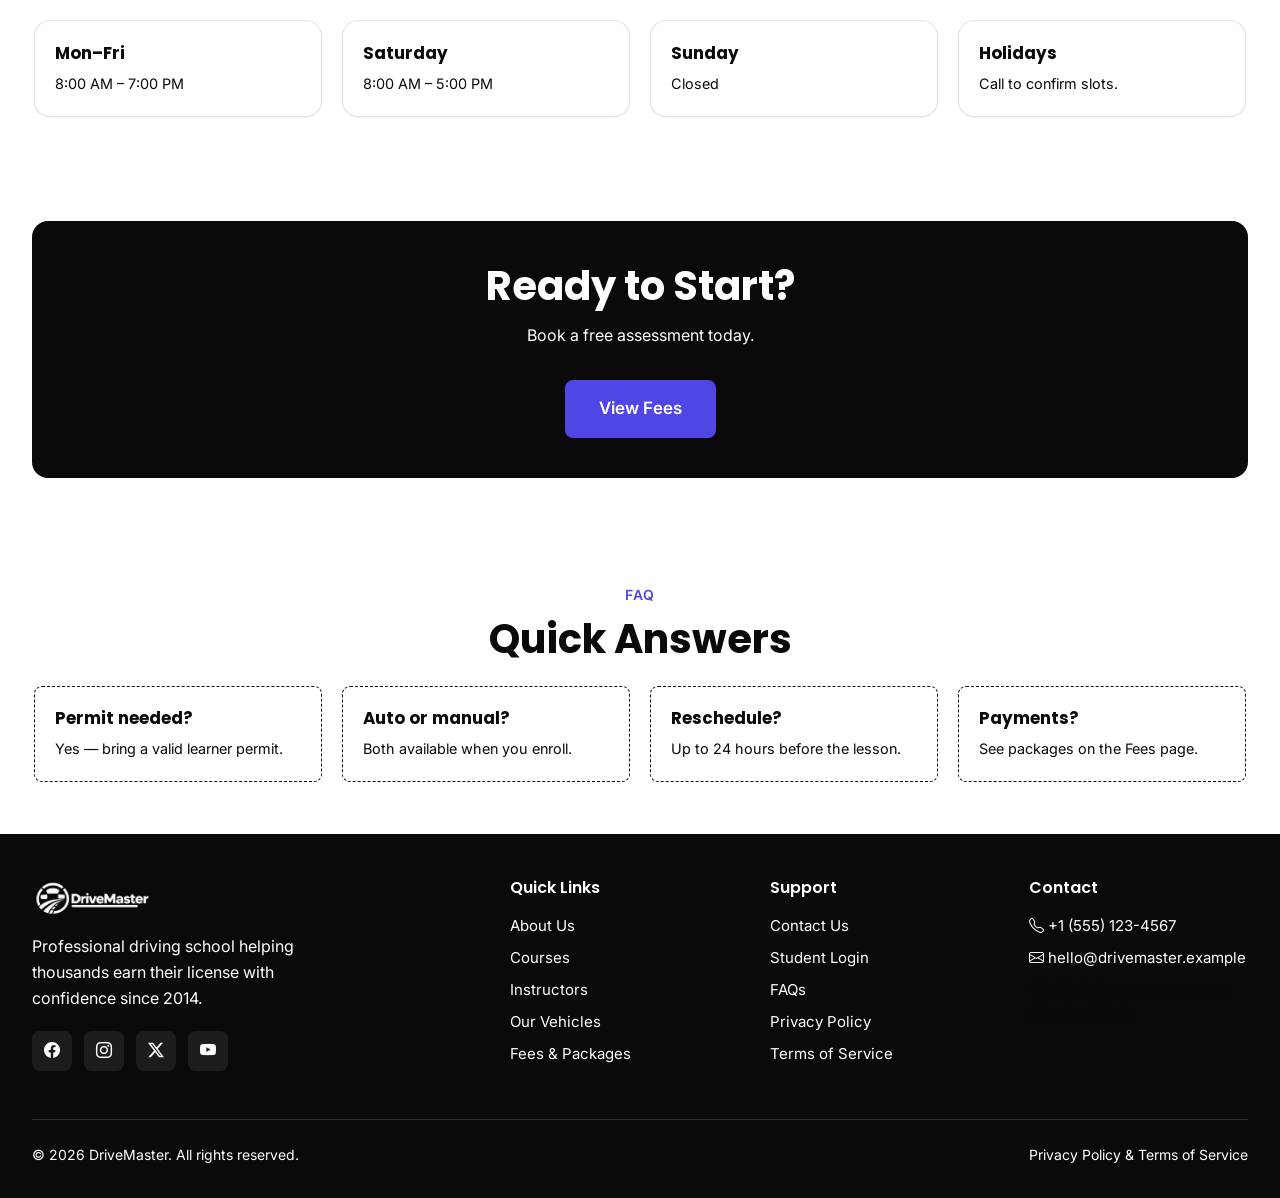
<file: contact.html>
<!DOCTYPE html>
<html lang="en" data-theme="light">
<head>
  <meta charset="UTF-8">
  <meta name="viewport" content="width=device-width, initial-scale=1.0">
  <title>Contact Us – Book Assessment | DriveMaster</title>
  <meta name="description" content="Contact DriveMaster driving school. Book a free assessment, ask questions, or visit our training center.">
  <link rel="preconnect" href="https://fonts.googleapis.com">
  <link rel="preconnect" href="https://fonts.gstatic.com" crossorigin>
  <link href="https://fonts.googleapis.com/css2?family=Inter:wght@400;500;600;700&family=Poppins:wght@600;700;800&display=swap" rel="stylesheet">
  <link rel="stylesheet" href="https://cdn.jsdelivr.net/npm/bootstrap-icons@1.11.3/font/bootstrap-icons.min.css">
  <link rel="stylesheet" href="../assets/css/style.css">
  <link rel="stylesheet" href="../assets/css/dark-mode.css">
  <link rel="stylesheet" href="../assets/css/rtl.css">
</head>
<body>
  <header class="header">
    <div class="container header-inner">
      <a href="index.html" class="logo"><img src="../assets/images/logo.png" alt="DriveMaster" class="logo-img"></a>
      <nav class="nav">
        <div class="nav-item-dropdown">
        <a href="index.html" class="nav-link ">Home <i class="bi bi-chevron-down" style="font-size:0.7rem;"></i></a>
        <div class="nav-dropdown">
          <a href="index.html" class="">Home 1 (Main)</a>
          <a href="index-night.html" class="">Home 2 (Night)</a>
        </div>
      </div>
        <a href="about.html" class="nav-link">About</a>
        <a href="courses.html" class="nav-link">Courses</a>
        <a href="instructors.html" class="nav-link">Instructors</a>
        <a href="vehicles.html" class="nav-link">Vehicles</a>
        <a href="fees.html" class="nav-link">Fees</a>
        <a href="contact.html" class="nav-link active">Contact</a>
      </nav>
      <div class="header-actions">
        <button class="theme-toggle" data-theme-toggle aria-label="Toggle dark mode"><i class="bi bi-sun-fill icon-sun"></i><i class="bi bi-moon-fill icon-moon"></i></button>
        <a href="login.html" class="btn btn-primary btn-sm">Student Portal</a>
        <button class="mobile-menu-btn" data-mobile-menu-open aria-label="Open menu"><i class="bi bi-list" style="font-size:1.5rem;"></i></button>
      </div>
    </div>
  </header>
  <div class="mobile-nav" data-mobile-nav>
    <div class="mobile-nav-header">
      <a href="index.html" class="logo"><img src="../assets/images/logo.png" alt="DriveMaster" class="logo-img"></a>
      <button data-mobile-menu-close class="btn btn-ghost btn-icon"><i class="bi bi-x-lg"></i></button>
    </div>
    <nav class="mobile-nav-links">
      <a href="index.html" class="">Home</a>
      <div class="mobile-nav-dropdown">
        <a href="index.html" class="">Home 1 (Main)</a>
        <a href="index-night.html" class="">Home 2 (Night)</a>
      </div><a href="about.html">About</a><a href="courses.html">Courses</a>
      <a href="instructors.html">Instructors</a><a href="vehicles.html">Vehicles</a><a href="fees.html">Fees</a>
      <a href="contact.html" class="active">Contact</a><a href="login.html" class="btn btn-primary" style="margin-top:1rem;">Student Portal</a>
    </nav>
  </div>
  
  <main>
    <section class="page-header">
      <div class="container">
        <h1>Contact Us</h1>
        <nav class="breadcrumb"><a href="index.html">Home</a><span>/</span><span>Contact</span></nav>
      </div>
    </section>
    
    <section class="section">
      <div class="container">
        <div class="hero-grid" style="align-items:start;">
          <div>
            <h2 style="margin-bottom:0.5rem;">Get in Touch</h2>
            <p style="margin-bottom:2rem;">Book a free assessment, ask about packages, or visit us. We typically respond within one business day.</p>
            
            <form data-validate data-demo="true" action="#" method="POST">
              <div class="form-group">
                <label class="form-label" for="name">Full Name *</label>
                <input type="text" id="name" name="name" class="form-input" required placeholder="Your name" data-error-required="Please enter your name.">
                <div class="form-error"></div>
              </div>
              <div class="form-group">
                <label class="form-label" for="email">Email *</label>
                <input type="email" id="email" name="email" class="form-input" required placeholder="you@email.com" data-error-email="Please enter a valid email.">
                <div class="form-error"></div>
              </div>
              <div class="form-group">
                <label class="form-label" for="phone">Phone</label>
                <input type="tel" id="phone" name="phone" class="form-input" placeholder="+1 (555) 000-0000">
                <div class="form-error"></div>
              </div>
              <div class="form-group">
                <label class="form-label" for="interest">I'm interested in</label>
                <select id="interest" name="interest" class="form-select">
                  <option value="">Select...</option>
                  <option>Four-Wheeler Full Course</option>
                  <option>Two-Wheeler Course</option>
                  <option>Free Assessment</option>
                  <option>Pay Per Lesson</option>
                  <option>Other</option>
                </select>
              </div>
              <div class="form-group">
                <label class="form-label" for="message">Message *</label>
                <textarea id="message" name="message" class="form-textarea" required placeholder="Tell us how we can help..." data-error-required="Please enter a message."></textarea>
                <div class="form-error"></div>
              </div>
              <button type="submit" class="btn btn-primary btn-lg w-full">Send Message</button>
              <div data-form-success style="display:none;margin-top:1rem;padding:1rem;background:var(--accent-soft);color:var(--accent);border-radius:var(--radius);text-align:center;">
                Thank you! We'll get back to you shortly. (Demo mode — form not sent.)
              </div>
            </form>
          </div>
          
          <div>
            <div class="card anim-fade-up" style="margin-bottom:1.5rem;">
              <div class="card-body">
                <h3 style="margin-bottom:1rem;">Contact Info</h3>
                <p style="display:flex;gap:0.75rem;align-items:flex-start;margin-bottom:1rem;">
                  <i class="bi bi-geo-alt-fill" style="color:var(--accent);margin-top:0.2rem;"></i>
                  <span>123 Safety Avenue<br>Metro City, CA 90210</span>
                </p>
                <p style="display:flex;gap:0.75rem;align-items:center;margin-bottom:1rem;">
                  <i class="bi bi-telephone-fill" style="color:var(--accent);"></i>
                  <a href="tel:+15551234567">+1 (555) 123-4567</a>
                </p>
                <p style="display:flex;gap:0.75rem;align-items:center;margin-bottom:1rem;">
                  <i class="bi bi-envelope-fill" style="color:var(--accent);"></i>
                  <a href="mailto:hello@drivemaster.example">hello@drivemaster.example</a>
                </p>
                <p style="display:flex;gap:0.75rem;align-items:flex-start;margin:0;">
                  <i class="bi bi-clock-fill" style="color:var(--accent);margin-top:0.2rem;"></i>
                  <span>Mon–Sat: 8:00 AM – 7:00 PM<br>Sunday: Closed</span>
                </p>
              </div>
            </div>
            <div class="map-placeholder" style="padding:0; overflow:hidden; border:none;">
  <iframe
    src="https://www.google.com/maps/embed?pb=!1m18!1m12!1m3!1d489.20502950020915!2d79.35677134562809!3d11.214231791162343!2m3!1f0!2f0!3f0!3m2!1i1024!2i768!4f13.1!3m3!1m2!1s0x3bab2b3c5a0319bf%3A0x44b938fd699ad5c9!2sJayankondam%2C%20Tamil%20Nadu%20621802!5e0!3m2!1sen!2sin!4v1788333423948!5m2!1sen!2sin" width="600" height="450" style="border:0;" allowfullscreen="" loading="lazy" referrerpolicy="strict-origin-when-cross-origin">
    width="100%"
    height="100%"
    style="border:0; min-height:300px;"
    allowfullscreen=""
    loading="lazy"
    referrerpolicy="no-referrer-when-downgrade">
  </iframe>
</div>
            </div>
          </div>
        </div>
      </div>
    </section>
  </main>
  
  <!-- Footer -->
  
    <section class="section bg-secondary">
      <div class="container">
        <div class="section-header"><span class="section-label">Support</span><h2 class="section-title">We Are Here to Help</h2></div>
        <div class="features-grid is-4 section-cards-accent">
          <div class="card"><div class="card-body"><div class="card-icon"><i class="bi bi-telephone"></i></div><h3>Call</h3><p>Speak with our team in business hours.</p></div></div>
          <div class="card"><div class="card-body"><div class="card-icon"><i class="bi bi-envelope"></i></div><h3>Email</h3><p>Reply within one business day.</p></div></div>
          <div class="card"><div class="card-body"><div class="card-icon"><i class="bi bi-geo-alt"></i></div><h3>Visit</h3><p>Tour the training center.</p></div></div>
          <div class="card"><div class="card-body"><div class="card-icon"><i class="bi bi-chat-dots"></i></div><h3>Portal</h3><p>Message after you log in.</p></div></div>
        </div>
      </div>
    </section>
    <section class="section">
      <div class="container">
        <div class="section-header"><span class="section-label">Hours</span><h2 class="section-title">When We Are Open</h2></div>
        <div class="features-grid is-4 section-cards-soft">
          <div class="card"><div class="card-body"><h3>Mon–Fri</h3><p>8:00 AM – 7:00 PM</p></div></div>
          <div class="card"><div class="card-body"><h3>Saturday</h3><p>8:00 AM – 5:00 PM</p></div></div>
          <div class="card"><div class="card-body"><h3>Sunday</h3><p>Closed</p></div></div>
          <div class="card"><div class="card-body"><h3>Holidays</h3><p>Call to confirm slots.</p></div></div>
        </div>
      </div>
    </section>
    <section class="section bg-secondary">
      <div class="container"><div class="cta-section"><h2>Ready to Start?</h2><p>Book a free assessment today.</p><a href="fees.html" class="btn btn-primary btn-lg">View Fees</a></div></div>
    </section>
    <section class="section">
      <div class="container">
        <div class="section-header"><span class="section-label">FAQ</span><h2 class="section-title">Quick Answers</h2></div>
        <div class="features-grid is-4 section-cards-outline">
          <div class="card"><div class="card-body"><h3>Permit needed?</h3><p>Yes — bring a valid learner permit.</p></div></div>
          <div class="card"><div class="card-body"><h3>Auto or manual?</h3><p>Both available when you enroll.</p></div></div>
          <div class="card"><div class="card-body"><h3>Reschedule?</h3><p>Up to 24 hours before the lesson.</p></div></div>
          <div class="card"><div class="card-body"><h3>Payments?</h3><p>See packages on the Fees page.</p></div></div>
        </div>
      </div>
    </section>

  <footer class="footer">
    <div class="container">
      <div class="footer-grid">
        <div class="footer-brand">
          <a href="index.html" class="logo"><img src="../assets/images/logo-1.png" alt="DriveMaster" class="logo-img"></a>
          <p class="footer-desc">Professional driving school helping thousands earn their license with confidence since 2014.</p>
          <div class="footer-social">
            <a href="#" aria-label="Facebook"><i class="bi bi-facebook"></i></a>
            <a href="#" aria-label="Instagram"><i class="bi bi-instagram"></i></a>
            <a href="#" aria-label="Twitter"><i class="bi bi-twitter-x"></i></a>
            <a href="#" aria-label="YouTube"><i class="bi bi-youtube"></i></a>
          </div>
        </div>
        <div>
          <h4 class="footer-title">Quick Links</h4>
          <nav class="footer-links">
            <a href="about.html">About Us</a>
            <a href="courses.html">Courses</a>
            <a href="instructors.html">Instructors</a>
            <a href="vehicles.html">Our Vehicles</a>
            <a href="fees.html">Fees & Packages</a>
          </nav>
        </div>
        <div>
          <h4 class="footer-title">Support</h4>
          <nav class="footer-links">
            <a href="contact.html">Contact Us</a>
            <a href="login.html">Student Login</a>
            <a href="faq.html">FAQs</a>
            <a href="privacy.html">Privacy Policy</a>
            <a href="terms.html">Terms of Service</a>
          </nav>
        </div>
        <div>
          <h4 class="footer-title">Contact</h4>
          <nav class="footer-links">
            <a href="tel:+15551234567"><i class="bi bi-telephone"></i> +1 (555) 123-4567</a>
            <a href="mailto:hello@drivemaster.example"><i class="bi bi-envelope"></i> hello@drivemaster.example</a>
            <span style="color:var(--text-muted);font-size:0.9375rem;"><i class="bi bi-geo-alt"></i> 123 Safety Avenue, Metro City, CA 90210</span>
          </nav>
        </div>
      </div>
      <div class="footer-bottom">
        <span>&copy; 2026 DriveMaster. All rights reserved.</span>
        <span>Privacy Policy & Terms of Service</span>
      </div>
    </div>
  </footer>
  
  <script src="../assets/js/main.js"></script>
</body>
</html>
</file>
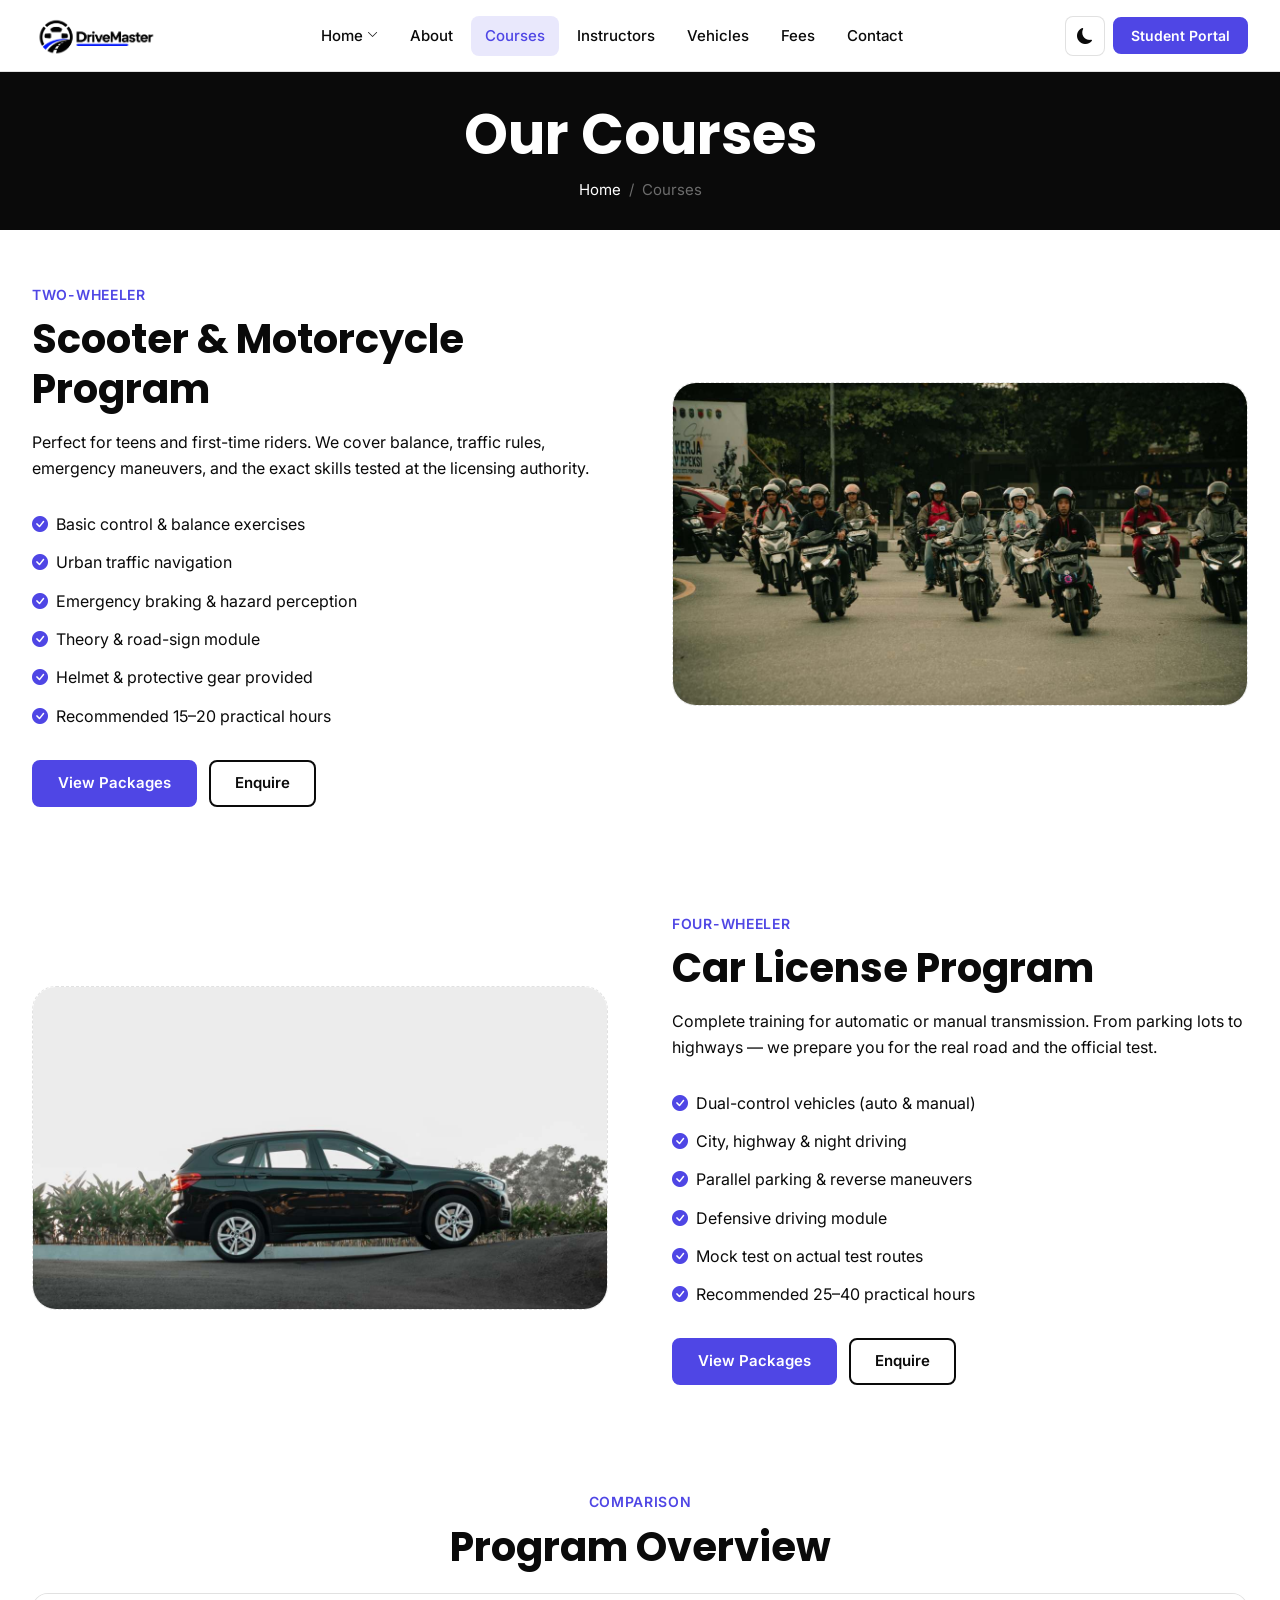
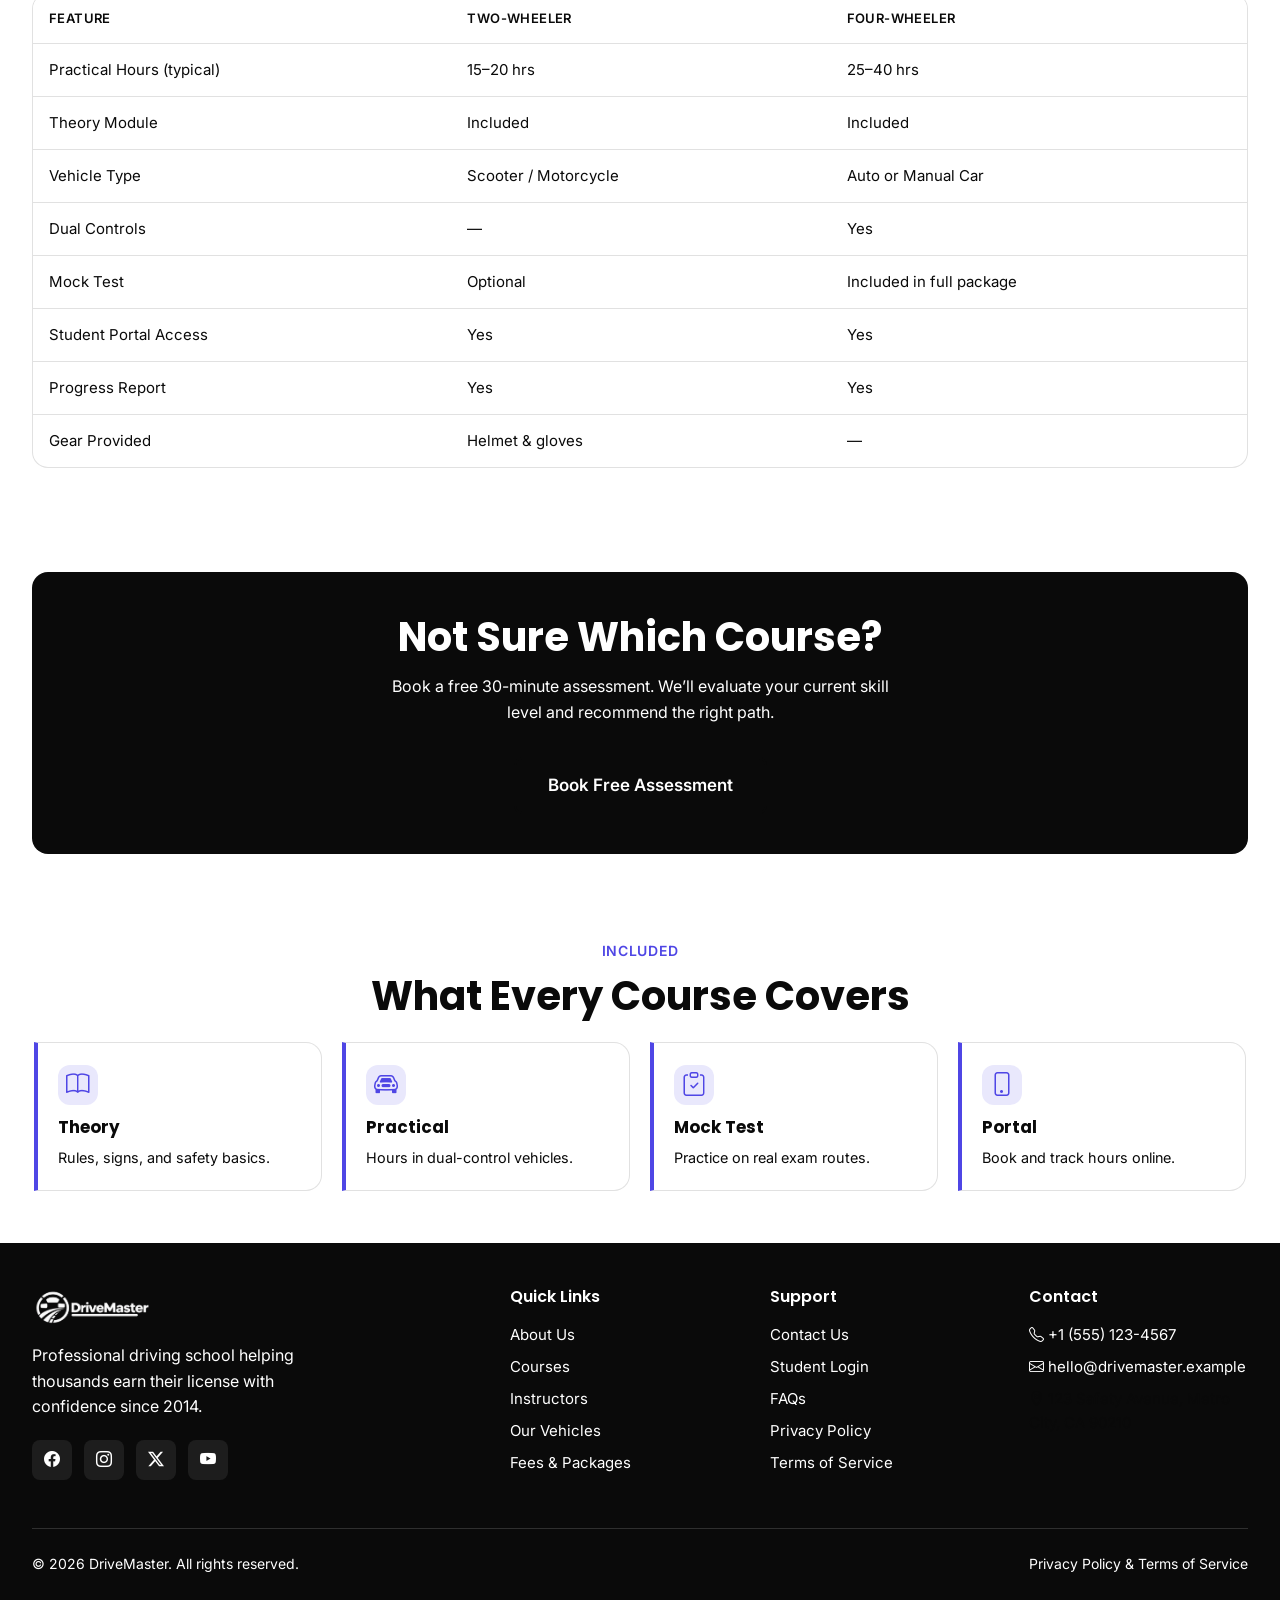
<file: courses.html>
<!DOCTYPE html>
<html lang="en" data-theme="light">
<head>
  <meta charset="UTF-8">
  <meta name="viewport" content="width=device-width, initial-scale=1.0">
  <title>Courses – Two-Wheeler & Four-Wheeler Training | DriveMaster</title>
  <meta name="description" content="Explore DriveMaster's two-wheeler and four-wheeler driving courses. Structured programs with theory, practical lessons, and license test preparation.">
  <link rel="preconnect" href="https://fonts.googleapis.com">
  <link rel="preconnect" href="https://fonts.gstatic.com" crossorigin>
  <link href="https://fonts.googleapis.com/css2?family=Inter:wght@400;500;600;700&family=Poppins:wght@600;700;800&display=swap" rel="stylesheet">
  <link rel="stylesheet" href="https://cdn.jsdelivr.net/npm/bootstrap-icons@1.11.3/font/bootstrap-icons.min.css">
  <link rel="stylesheet" href="../assets/css/style.css">
  <link rel="stylesheet" href="../assets/css/dark-mode.css">
  <link rel="stylesheet" href="../assets/css/rtl.css">
</head>
<body>
  <header class="header">
    <div class="container header-inner">
      <a href="index.html" class="logo"><img src="../assets/images/logo.png" alt="DriveMaster" class="logo-img"></a>
      <nav class="nav">
        <div class="nav-item-dropdown">
        <a href="index.html" class="nav-link ">Home <i class="bi bi-chevron-down" style="font-size:0.7rem;"></i></a>
        <div class="nav-dropdown">
          <a href="index.html" class="">Home 1 (Main)</a>
          <a href="index-night.html" class="">Home 2 (Night)</a>
        </div>
      </div>
        <a href="about.html" class="nav-link">About</a>
        <a href="courses.html" class="nav-link active">Courses</a>
        <a href="instructors.html" class="nav-link">Instructors</a>
        <a href="vehicles.html" class="nav-link">Vehicles</a>
        <a href="fees.html" class="nav-link">Fees</a>
        <a href="contact.html" class="nav-link">Contact</a>
      </nav>
      <div class="header-actions">
        <button class="theme-toggle" data-theme-toggle aria-label="Toggle dark mode"><i class="bi bi-sun-fill icon-sun"></i><i class="bi bi-moon-fill icon-moon"></i></button>
        <a href="login.html" class="btn btn-primary btn-sm">Student Portal</a>
        <button class="mobile-menu-btn" data-mobile-menu-open aria-label="Open menu"><i class="bi bi-list" style="font-size:1.5rem;"></i></button>
      </div>
    </div>
  </header>
  <div class="mobile-nav" data-mobile-nav>
    <div class="mobile-nav-header">
      <a href="index.html" class="logo"><img src="../assets/images/logo.png" alt="DriveMaster" class="logo-img"></a>
      <button data-mobile-menu-close class="btn btn-ghost btn-icon"><i class="bi bi-x-lg"></i></button>
    </div>
    <nav class="mobile-nav-links">
      <a href="index.html" class="">Home</a>
      <div class="mobile-nav-dropdown">
        <a href="index.html" class="">Home 1 (Main)</a>
        <a href="index-night.html" class="">Home 2 (Night)</a>
      </div><a href="about.html">About</a><a href="courses.html" class="active">Courses</a>
      <a href="instructors.html">Instructors</a><a href="vehicles.html">Vehicles</a><a href="fees.html">Fees</a>
      <a href="contact.html">Contact</a><a href="login.html" class="btn btn-primary" style="margin-top:1rem;">Student Portal</a>
    </nav>
  </div>
  
  <main>
    <section class="page-header">
      <div class="container">
        <h1>Our Courses</h1>
        <nav class="breadcrumb"><a href="index.html">Home</a><span>/</span><span>Courses</span></nav>
      </div>
    </section>
    
    <!-- Two-Wheeler -->
    <section class="section" id="two-wheeler">
      <div class="container">
        <div class="hero-grid" style="align-items:center;">
          <div>
            <span class="section-label">Two-Wheeler</span>
            <h2 style="margin-bottom:1rem;">Scooter & Motorcycle Program</h2>
            <p>Perfect for teens and first-time riders. We cover balance, traffic rules, emergency maneuvers, and the exact skills tested at the licensing authority.</p>
            <ul style="margin:1.5rem 0;color:var(--text-secondary);">
              <li style="padding:0.4rem 0;display:flex;gap:0.5rem;"><i class="bi bi-check-circle-fill" style="color:var(--accent);"></i> Basic control & balance exercises</li>
              <li style="padding:0.4rem 0;display:flex;gap:0.5rem;"><i class="bi bi-check-circle-fill" style="color:var(--accent);"></i> Urban traffic navigation</li>
              <li style="padding:0.4rem 0;display:flex;gap:0.5rem;"><i class="bi bi-check-circle-fill" style="color:var(--accent);"></i> Emergency braking & hazard perception</li>
              <li style="padding:0.4rem 0;display:flex;gap:0.5rem;"><i class="bi bi-check-circle-fill" style="color:var(--accent);"></i> Theory & road-sign module</li>
              <li style="padding:0.4rem 0;display:flex;gap:0.5rem;"><i class="bi bi-check-circle-fill" style="color:var(--accent);"></i> Helmet & protective gear provided</li>
              <li style="padding:0.4rem 0;display:flex;gap:0.5rem;"><i class="bi bi-check-circle-fill" style="color:var(--accent);"></i> Recommended 15–20 practical hours</li>
            </ul>
            <a href="fees.html" class="btn btn-primary">View Packages</a>
            <a href="contact.html" class="btn btn-outline" style="margin-left:0.5rem;">Enquire</a>
          </div>
          <div>
            <div class="img-box img-box-wide rounded-xl">
              <img src="../assets/images/course-two-wheeler.jpg" alt="Two-wheeler training" onerror="this.style.display='none'; this.parentElement.classList.add('show-placeholder');">
              <span class="img-placeholder-label">📷 course-two-wheeler.jpg<br><small>Put your file in assets/images/course-two-wheeler.jpg</small></span>
            </div>
          </div>
        </div>
      </div>
    </section>
    
    <!-- Four-Wheeler -->
    <section class="section bg-secondary" id="four-wheeler">
      <div class="container">
        <div class="hero-grid" style="align-items:center;">
          <div order="2">
            <div class="img-box img-box-wide rounded-xl">
              <img src="../assets/images/course-four-wheeler.jpg" alt="Four-wheeler driving lesson" onerror="this.style.display='none'; this.parentElement.classList.add('show-placeholder');">
              <span class="img-placeholder-label">📷 course-four-wheeler.jpg<br><small>Put your file in assets/images/course-four-wheeler.jpg</small></span>
            </div>
          </div>
          <div>
            <span class="section-label">Four-Wheeler</span>
            <h2 style="margin-bottom:1rem;">Car License Program</h2>
            <p>Complete training for automatic or manual transmission. From parking lots to highways — we prepare you for the real road and the official test.</p>
            <ul style="margin:1.5rem 0;color:var(--text-secondary);">
              <li style="padding:0.4rem 0;display:flex;gap:0.5rem;"><i class="bi bi-check-circle-fill" style="color:var(--accent);"></i> Dual-control vehicles (auto & manual)</li>
              <li style="padding:0.4rem 0;display:flex;gap:0.5rem;"><i class="bi bi-check-circle-fill" style="color:var(--accent);"></i> City, highway & night driving</li>
              <li style="padding:0.4rem 0;display:flex;gap:0.5rem;"><i class="bi bi-check-circle-fill" style="color:var(--accent);"></i> Parallel parking & reverse maneuvers</li>
              <li style="padding:0.4rem 0;display:flex;gap:0.5rem;"><i class="bi bi-check-circle-fill" style="color:var(--accent);"></i> Defensive driving module</li>
              <li style="padding:0.4rem 0;display:flex;gap:0.5rem;"><i class="bi bi-check-circle-fill" style="color:var(--accent);"></i> Mock test on actual test routes</li>
              <li style="padding:0.4rem 0;display:flex;gap:0.5rem;"><i class="bi bi-check-circle-fill" style="color:var(--accent);"></i> Recommended 25–40 practical hours</li>
            </ul>
            <a href="fees.html" class="btn btn-primary">View Packages</a>
            <a href="contact.html" class="btn btn-outline" style="margin-left:0.5rem;">Enquire</a>
          </div>
        </div>
      </div>
    </section>
    
    <!-- Course Details Table -->
    <section class="section">
      <div class="container">
        <div class="section-header anim-fade-up">
          <span class="section-label">Comparison</span>
          <h2 class="section-title">Program Overview</h2>
        </div>
        <div class="table-wrapper">
          <table class="table">
            <thead>
              <tr>
                <th>Feature</th>
                <th>Two-Wheeler</th>
                <th>Four-Wheeler</th>
              </tr>
            </thead>
            <tbody>
              <tr><td>Practical Hours (typical)</td><td>15–20 hrs</td><td>25–40 hrs</td></tr>
              <tr><td>Theory Module</td><td>Included</td><td>Included</td></tr>
              <tr><td>Vehicle Type</td><td>Scooter / Motorcycle</td><td>Auto or Manual Car</td></tr>
              <tr><td>Dual Controls</td><td>—</td><td>Yes</td></tr>
              <tr><td>Mock Test</td><td>Optional</td><td>Included in full package</td></tr>
              <tr><td>Student Portal Access</td><td>Yes</td><td>Yes</td></tr>
              <tr><td>Progress Report</td><td>Yes</td><td>Yes</td></tr>
              <tr><td>Gear Provided</td><td>Helmet & gloves</td><td>—</td></tr>
            </tbody>
          </table>
        </div>
      </div>
    </section>
    
    <section class="section">
      <div class="container">
        <div class="cta-section">
          <h2>Not Sure Which Course?</h2>
          <p>Book a free 30-minute assessment. We’ll evaluate your current skill level and recommend the right path.</p>
          <a href="contact.html" class="btn btn-secondary btn-lg">Book Free Assessment</a>
        </div>
      </div>
    </section>
  </main>
  
 <!-- Footer -->
  
    <section class="section bg-secondary">
      <div class="container">
        <div class="section-header"><span class="section-label">Included</span><h2 class="section-title">What Every Course Covers</h2></div>
        <div class="features-grid is-4 section-cards-accent">
          <div class="card"><div class="card-body"><div class="card-icon"><i class="bi bi-book"></i></div><h3>Theory</h3><p>Rules, signs, and safety basics.</p></div></div>
          <div class="card"><div class="card-body"><div class="card-icon"><i class="bi bi-car-front"></i></div><h3>Practical</h3><p>Hours in dual-control vehicles.</p></div></div>
          <div class="card"><div class="card-body"><div class="card-icon"><i class="bi bi-clipboard-check"></i></div><h3>Mock Test</h3><p>Practice on real exam routes.</p></div></div>
          <div class="card"><div class="card-body"><div class="card-icon"><i class="bi bi-phone"></i></div><h3>Portal</h3><p>Book and track hours online.</p></div></div>
        </div>
      </div>
    </section>

  <footer class="footer">
    <div class="container">
      <div class="footer-grid">
        <div class="footer-brand">
          <a href="index.html" class="logo"><img src="../assets/images/logo-1.png" alt="DriveMaster" class="logo-img"></a>
          <p class="footer-desc">Professional driving school helping thousands earn their license with confidence since 2014.</p>
          <div class="footer-social">
            <a href="#" aria-label="Facebook"><i class="bi bi-facebook"></i></a>
            <a href="#" aria-label="Instagram"><i class="bi bi-instagram"></i></a>
            <a href="#" aria-label="Twitter"><i class="bi bi-twitter-x"></i></a>
            <a href="#" aria-label="YouTube"><i class="bi bi-youtube"></i></a>
          </div>
        </div>
        <div>
          <h4 class="footer-title">Quick Links</h4>
          <nav class="footer-links">
            <a href="about.html">About Us</a>
            <a href="courses.html">Courses</a>
            <a href="instructors.html">Instructors</a>
            <a href="vehicles.html">Our Vehicles</a>
            <a href="fees.html">Fees & Packages</a>
          </nav>
        </div>
        <div>
          <h4 class="footer-title">Support</h4>
          <nav class="footer-links">
            <a href="contact.html">Contact Us</a>
            <a href="login.html">Student Login</a>
            <a href="faq.html">FAQs</a>
            <a href="privacy.html">Privacy Policy</a>
            <a href="terms.html">Terms of Service</a>
          </nav>
        </div>
        <div>
          <h4 class="footer-title">Contact</h4>
          <nav class="footer-links">
            <a href="tel:+15551234567"><i class="bi bi-telephone"></i> +1 (555) 123-4567</a>
            <a href="mailto:hello@drivemaster.example"><i class="bi bi-envelope"></i> hello@drivemaster.example</a>
            <span style="color:var(--text-muted);font-size:0.9375rem;"><i class="bi bi-geo-alt"></i> 123 Safety Avenue, Metro City, CA 90210</span>
          </nav>
        </div>
      </div>
      <div class="footer-bottom">
        <span>&copy; 2026 DriveMaster. All rights reserved.</span>
        <span>Privacy Policy & Terms of Service</span>
      </div>
    </div>
  </footer>
  
  <script src="../assets/js/main.js"></script>
</body>
</html>
</file>
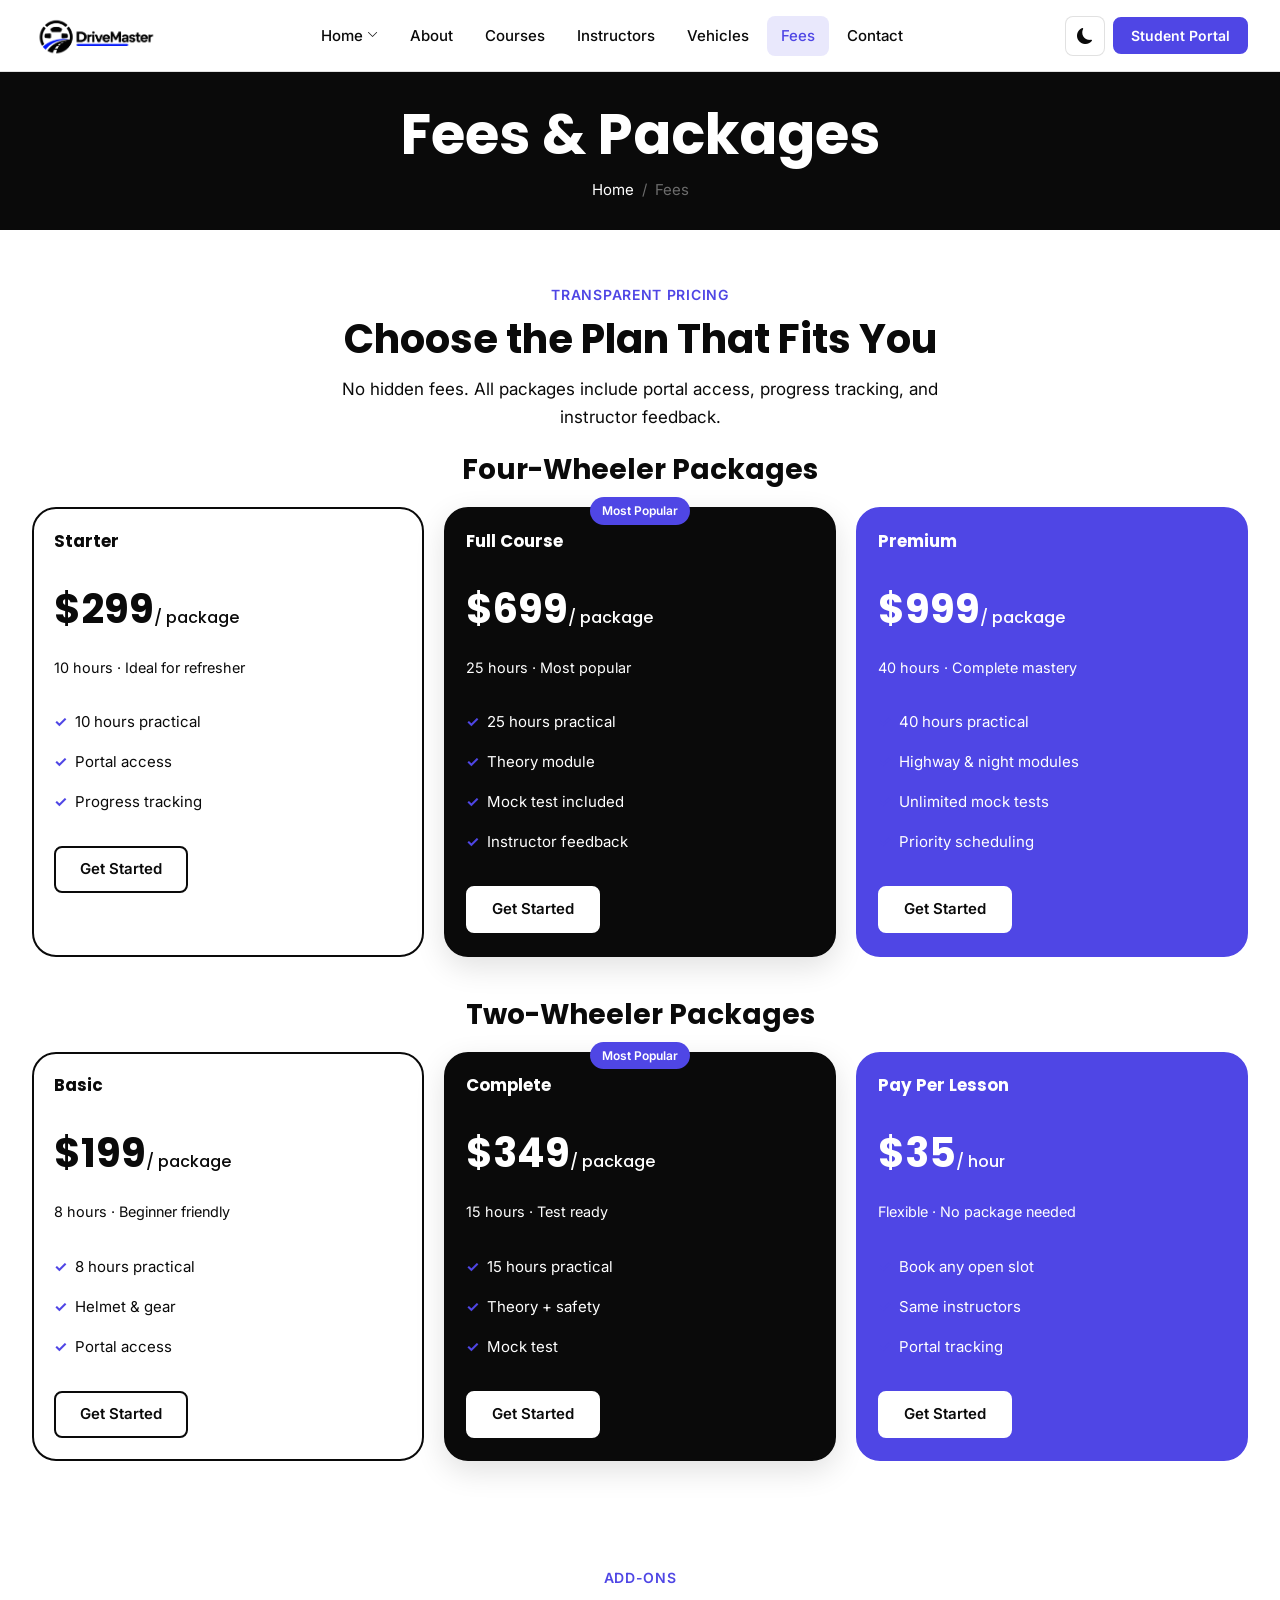
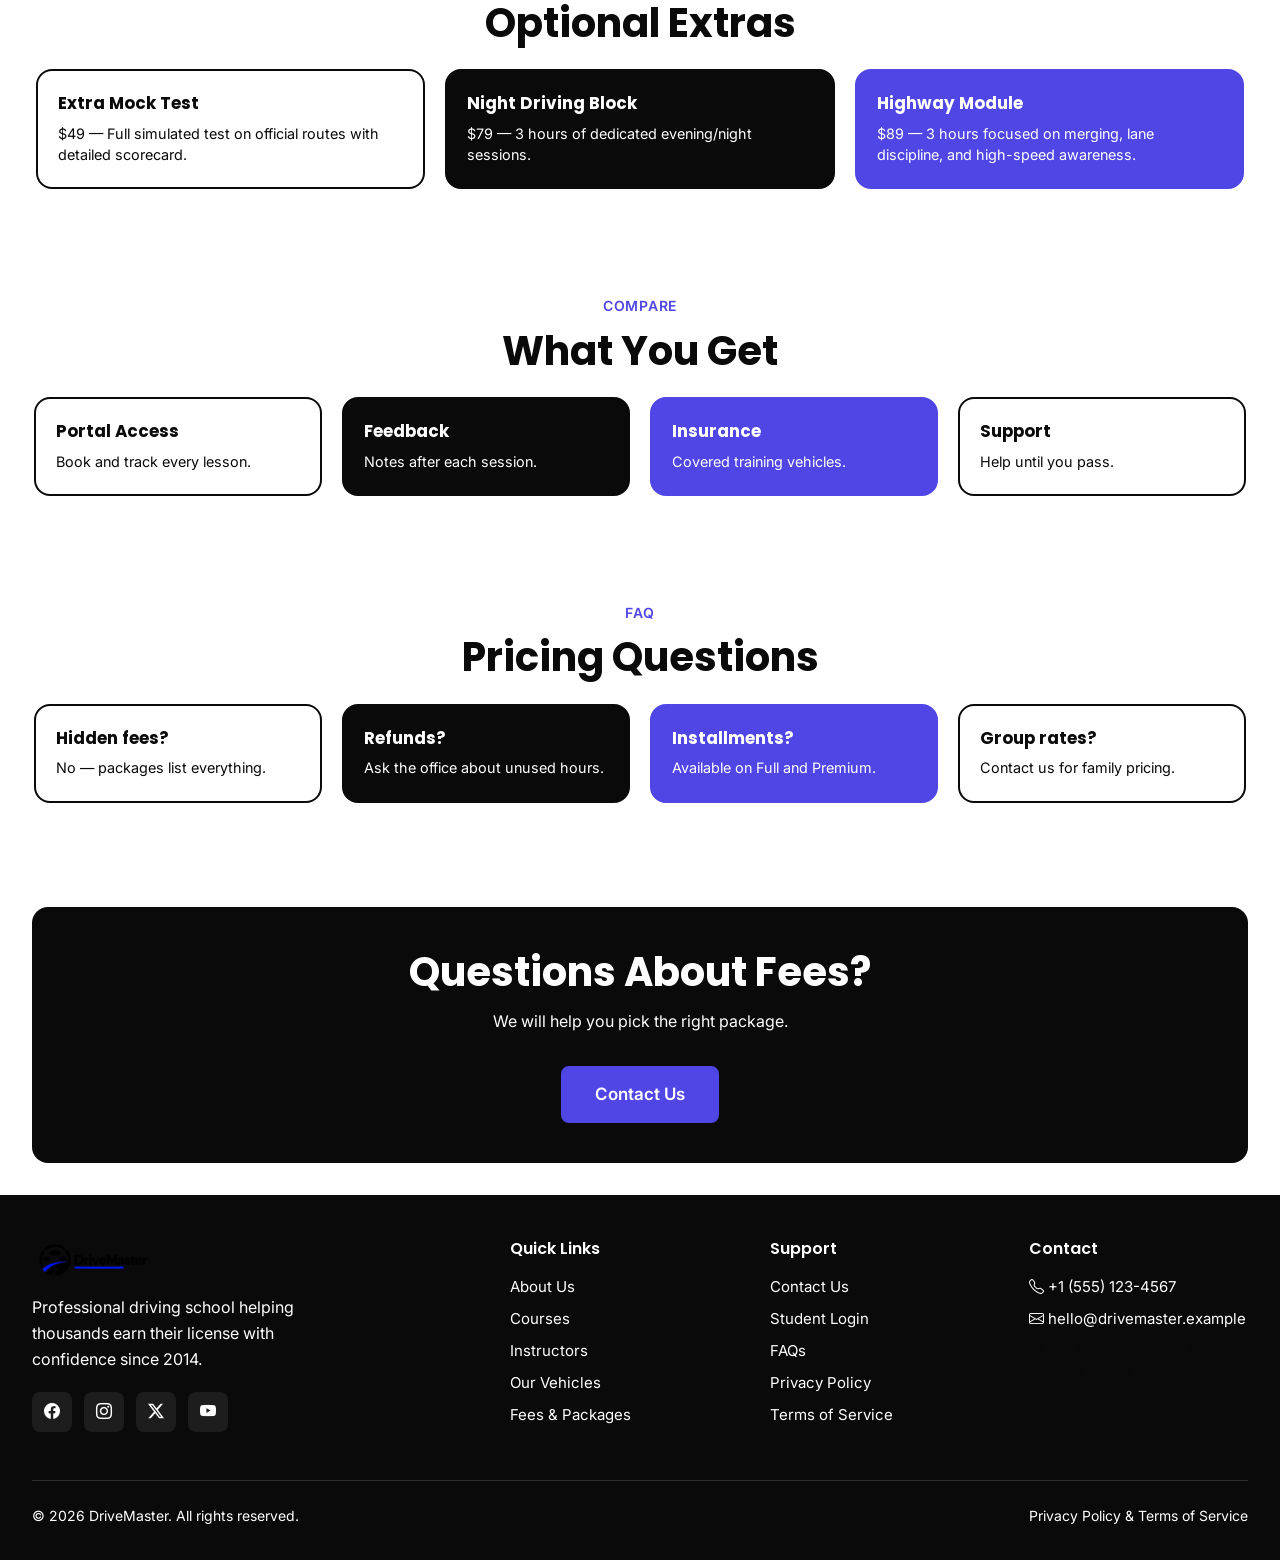
<file: fees.html>
<!DOCTYPE html>
<html lang="en" data-theme="light">
<head>
  <meta charset="UTF-8">
  <meta name="viewport" content="width=device-width, initial-scale=1.0">
  <title>Fees & Packages – Transparent Pricing | DriveMaster</title>
  <meta name="description" content="Clear, transparent pricing for two-wheeler and four-wheeler driving courses. Package deals and pay-per-lesson options.">
  <link rel="preconnect" href="https://fonts.googleapis.com">
  <link rel="preconnect" href="https://fonts.gstatic.com" crossorigin>
  <link href="https://fonts.googleapis.com/css2?family=Inter:wght@400;500;600;700&family=Poppins:wght@600;700;800&display=swap" rel="stylesheet">
  <link rel="stylesheet" href="https://cdn.jsdelivr.net/npm/bootstrap-icons@1.11.3/font/bootstrap-icons.min.css">
  <link rel="stylesheet" href="../assets/css/style.css">
  <link rel="stylesheet" href="../assets/css/dark-mode.css">
  <link rel="stylesheet" href="../assets/css/rtl.css">
</head>
<body class="fees-page">
  <header class="header">
    <div class="container header-inner">
      <a href="index.html" class="logo"><img src="../assets/images/logo.png" alt="DriveMaster" class="logo-img"></a>
      <nav class="nav">
        <div class="nav-item-dropdown">
        <a href="index.html" class="nav-link ">Home <i class="bi bi-chevron-down" style="font-size:0.7rem;"></i></a>
        <div class="nav-dropdown">
          <a href="index.html" class="">Home 1 (Main)</a>
          <a href="index-night.html" class="">Home 2 (Night)</a>
        </div>
      </div>
        <a href="about.html" class="nav-link">About</a>
        <a href="courses.html" class="nav-link">Courses</a>
        <a href="instructors.html" class="nav-link">Instructors</a>
        <a href="vehicles.html" class="nav-link">Vehicles</a>
        <a href="fees.html" class="nav-link active">Fees</a>
        <a href="contact.html" class="nav-link">Contact</a>
      </nav>
      <div class="header-actions">
        <button class="theme-toggle" data-theme-toggle aria-label="Toggle dark mode"><i class="bi bi-sun-fill icon-sun"></i><i class="bi bi-moon-fill icon-moon"></i></button>
        <a href="login.html" class="btn btn-primary btn-sm">Student Portal</a>
        <button class="mobile-menu-btn" data-mobile-menu-open aria-label="Open menu"><i class="bi bi-list" style="font-size:1.5rem;"></i></button>
      </div>
    </div>
  </header>
  <div class="mobile-nav" data-mobile-nav>
    <div class="mobile-nav-header">
      <a href="index.html" class="logo"><img src="../assets/images/logo-1.png" alt="DriveMaster" class="logo-img"></a>
      <button data-mobile-menu-close class="btn btn-ghost btn-icon"><i class="bi bi-x-lg"></i></button>
    </div>
    <nav class="mobile-nav-links">
      <a href="index.html" class="">Home</a>
      <div class="mobile-nav-dropdown">
        <a href="index.html" class="">Home 1 (Main)</a>
        <a href="index-night.html" class="">Home 2 (Night)</a>
      </div><a href="about.html">About</a><a href="courses.html">Courses</a>
      <a href="instructors.html">Instructors</a><a href="vehicles.html">Vehicles</a><a href="fees.html" class="active">Fees</a>
      <a href="contact.html">Contact</a><a href="login.html" class="btn btn-primary" style="margin-top:1rem;">Student Portal</a>
    </nav>
  </div>
  
  <main>
    <section class="page-header">
      <div class="container">
        <h1>Fees &amp; Packages</h1>
        <nav class="breadcrumb"><a href="index.html">Home</a><span>/</span><span>Fees</span></nav>
      </div>
    </section>

    <section class="section">
      <div class="container">
        <div class="section-header">
          <span class="section-label">Transparent Pricing</span>
          <h2 class="section-title">Choose the Plan That Fits You</h2>
          <p class="section-desc">No hidden fees. All packages include portal access, progress tracking, and instructor feedback.</p>
        </div>

        <h3 style="margin-bottom:1.25rem;text-align:center;">Four-Wheeler Packages</h3>
        <div class="pricing-grid" style="margin-bottom:2.5rem;">
          <div class="pricing-card tone-white">
            <h4>Starter</h4>
            <div class="pricing-price">$299<span>/ package</span></div>
            <p>10 hours · Ideal for refresher</p>
            <ul class="pricing-features">
              <li>10 hours practical</li>
              <li>Portal access</li>
              <li>Progress tracking</li>
            </ul>
            <a href="contact.html" class="btn btn-outline">Get Started</a>
          </div>
          <div class="pricing-card tone-black featured">
            <h4>Full Course</h4>
            <div class="pricing-price">$699<span>/ package</span></div>
            <p>25 hours · Most popular</p>
            <ul class="pricing-features">
              <li>25 hours practical</li>
              <li>Theory module</li>
              <li>Mock test included</li>
              <li>Instructor feedback</li>
            </ul>
            <a href="contact.html" class="btn btn-primary">Get Started</a>
          </div>
          <div class="pricing-card tone-accent">
            <h4>Premium</h4>
            <div class="pricing-price">$999<span>/ package</span></div>
            <p>40 hours · Complete mastery</p>
            <ul class="pricing-features">
              <li>40 hours practical</li>
              <li>Highway &amp; night modules</li>
              <li>Unlimited mock tests</li>
              <li>Priority scheduling</li>
            </ul>
            <a href="contact.html" class="btn btn-primary">Get Started</a>
          </div>
        </div>

        <h3 style="margin-bottom:1.25rem;text-align:center;">Two-Wheeler Packages</h3>
        <div class="pricing-grid">
          <div class="pricing-card tone-white">
            <h4>Basic</h4>
            <div class="pricing-price">$199<span>/ package</span></div>
            <p>8 hours · Beginner friendly</p>
            <ul class="pricing-features">
              <li>8 hours practical</li>
              <li>Helmet &amp; gear</li>
              <li>Portal access</li>
            </ul>
            <a href="contact.html" class="btn btn-outline">Get Started</a>
          </div>
          <div class="pricing-card tone-black featured">
            <h4>Complete</h4>
            <div class="pricing-price">$349<span>/ package</span></div>
            <p>15 hours · Test ready</p>
            <ul class="pricing-features">
              <li>15 hours practical</li>
              <li>Theory + safety</li>
              <li>Mock test</li>
            </ul>
            <a href="contact.html" class="btn btn-primary">Get Started</a>
          </div>
          <div class="pricing-card tone-accent">
            <h4>Pay Per Lesson</h4>
            <div class="pricing-price">$35<span>/ hour</span></div>
            <p>Flexible · No package needed</p>
            <ul class="pricing-features">
              <li>Book any open slot</li>
              <li>Same instructors</li>
              <li>Portal tracking</li>
            </ul>
            <a href="contact.html" class="btn btn-primary">Get Started</a>
          </div>
        </div>
      </div>
    </section>

    <section class="section bg-secondary">
      <div class="container">
        <div class="section-header">
          <span class="section-label">Add-ons</span>
          <h2 class="section-title">Optional Extras</h2>
        </div>
        <div class="features-grid fees-tones">
          <div class="card tone-white">
            <div class="card-body">
              <h3>Extra Mock Test</h3>
              <p>$49 — Full simulated test on official routes with detailed scorecard.</p>
            </div>
          </div>
          <div class="card tone-black">
            <div class="card-body">
              <h3>Night Driving Block</h3>
              <p>$79 — 3 hours of dedicated evening/night sessions.</p>
            </div>
          </div>
          <div class="card tone-accent">
            <div class="card-body">
              <h3>Highway Module</h3>
              <p>$89 — 3 hours focused on merging, lane discipline, and high-speed awareness.</p>
            </div>
          </div>
        </div>
      </div>
    </section>

    <section class="section">
      <div class="container">
        <div class="section-header">
          <span class="section-label">Compare</span>
          <h2 class="section-title">What You Get</h2>
        </div>
        <div class="features-grid is-4 fees-tones">
          <div class="card tone-white"><div class="card-body"><h3>Portal Access</h3><p>Book and track every lesson.</p></div></div>
          <div class="card tone-black"><div class="card-body"><h3>Feedback</h3><p>Notes after each session.</p></div></div>
          <div class="card tone-accent"><div class="card-body"><h3>Insurance</h3><p>Covered training vehicles.</p></div></div>
          <div class="card tone-white"><div class="card-body"><h3>Support</h3><p>Help until you pass.</p></div></div>
        </div>
      </div>
    </section>

    <section class="section bg-secondary">
      <div class="container">
        <div class="section-header">
          <span class="section-label">FAQ</span>
          <h2 class="section-title">Pricing Questions</h2>
        </div>
        <div class="features-grid is-4 fees-tones">
          <div class="card tone-white"><div class="card-body"><h3>Hidden fees?</h3><p>No — packages list everything.</p></div></div>
          <div class="card tone-black"><div class="card-body"><h3>Refunds?</h3><p>Ask the office about unused hours.</p></div></div>
          <div class="card tone-accent"><div class="card-body"><h3>Installments?</h3><p>Available on Full and Premium.</p></div></div>
          <div class="card tone-white"><div class="card-body"><h3>Group rates?</h3><p>Contact us for family pricing.</p></div></div>
        </div>
      </div>
    </section>

    <section class="section">
      <div class="container">
        <div class="cta-section">
          <h2>Questions About Fees?</h2>
          <p>We will help you pick the right package.</p>
          <a href="contact.html" class="btn btn-primary btn-lg">Contact Us</a>
        </div>
      </div>
    </section>
  </main>

<footer class="footer">
    <div class="container">
      <div class="footer-grid">
        <div class="footer-brand">
          <a href="index.html" class="logo"><img src="../assets/images/logo.png" alt="DriveMaster" class="logo-img"></a>
          <p class="footer-desc">Professional driving school helping thousands earn their license with confidence since 2014.</p>
          <div class="footer-social">
            <a href="#" aria-label="Facebook"><i class="bi bi-facebook"></i></a>
            <a href="#" aria-label="Instagram"><i class="bi bi-instagram"></i></a>
            <a href="#" aria-label="Twitter"><i class="bi bi-twitter-x"></i></a>
            <a href="#" aria-label="YouTube"><i class="bi bi-youtube"></i></a>
          </div>
        </div>
        <div>
          <h4 class="footer-title">Quick Links</h4>
          <nav class="footer-links">
            <a href="about.html">About Us</a>
            <a href="courses.html">Courses</a>
            <a href="instructors.html">Instructors</a>
            <a href="vehicles.html">Our Vehicles</a>
            <a href="fees.html">Fees & Packages</a>
          </nav>
        </div>
        <div>
          <h4 class="footer-title">Support</h4>
          <nav class="footer-links">
            <a href="contact.html">Contact Us</a>
            <a href="login.html">Student Login</a>
            <a href="faq.html">FAQs</a>
            <a href="privacy.html">Privacy Policy</a>
            <a href="terms.html">Terms of Service</a>
          </nav>
        </div>
        <div>
          <h4 class="footer-title">Contact</h4>
          <nav class="footer-links">
            <a href="tel:+15551234567"><i class="bi bi-telephone"></i> +1 (555) 123-4567</a>
            <a href="mailto:hello@drivemaster.example"><i class="bi bi-envelope"></i> hello@drivemaster.example</a>
            <span style="color:var(--text-muted);font-size:0.9375rem;"><i class="bi bi-geo-alt"></i> 123 Safety Avenue, Metro City, CA 90210</span>
          </nav>
        </div>
      </div>
      <div class="footer-bottom">
        <span>&copy; 2026 DriveMaster. All rights reserved.</span>
        <span>Privacy Policy & Terms of Service</span>
      </div>
    </div>
  </footer>
  
  
  <script src="../assets/js/main.js"></script>
</body>
</html>
</file>
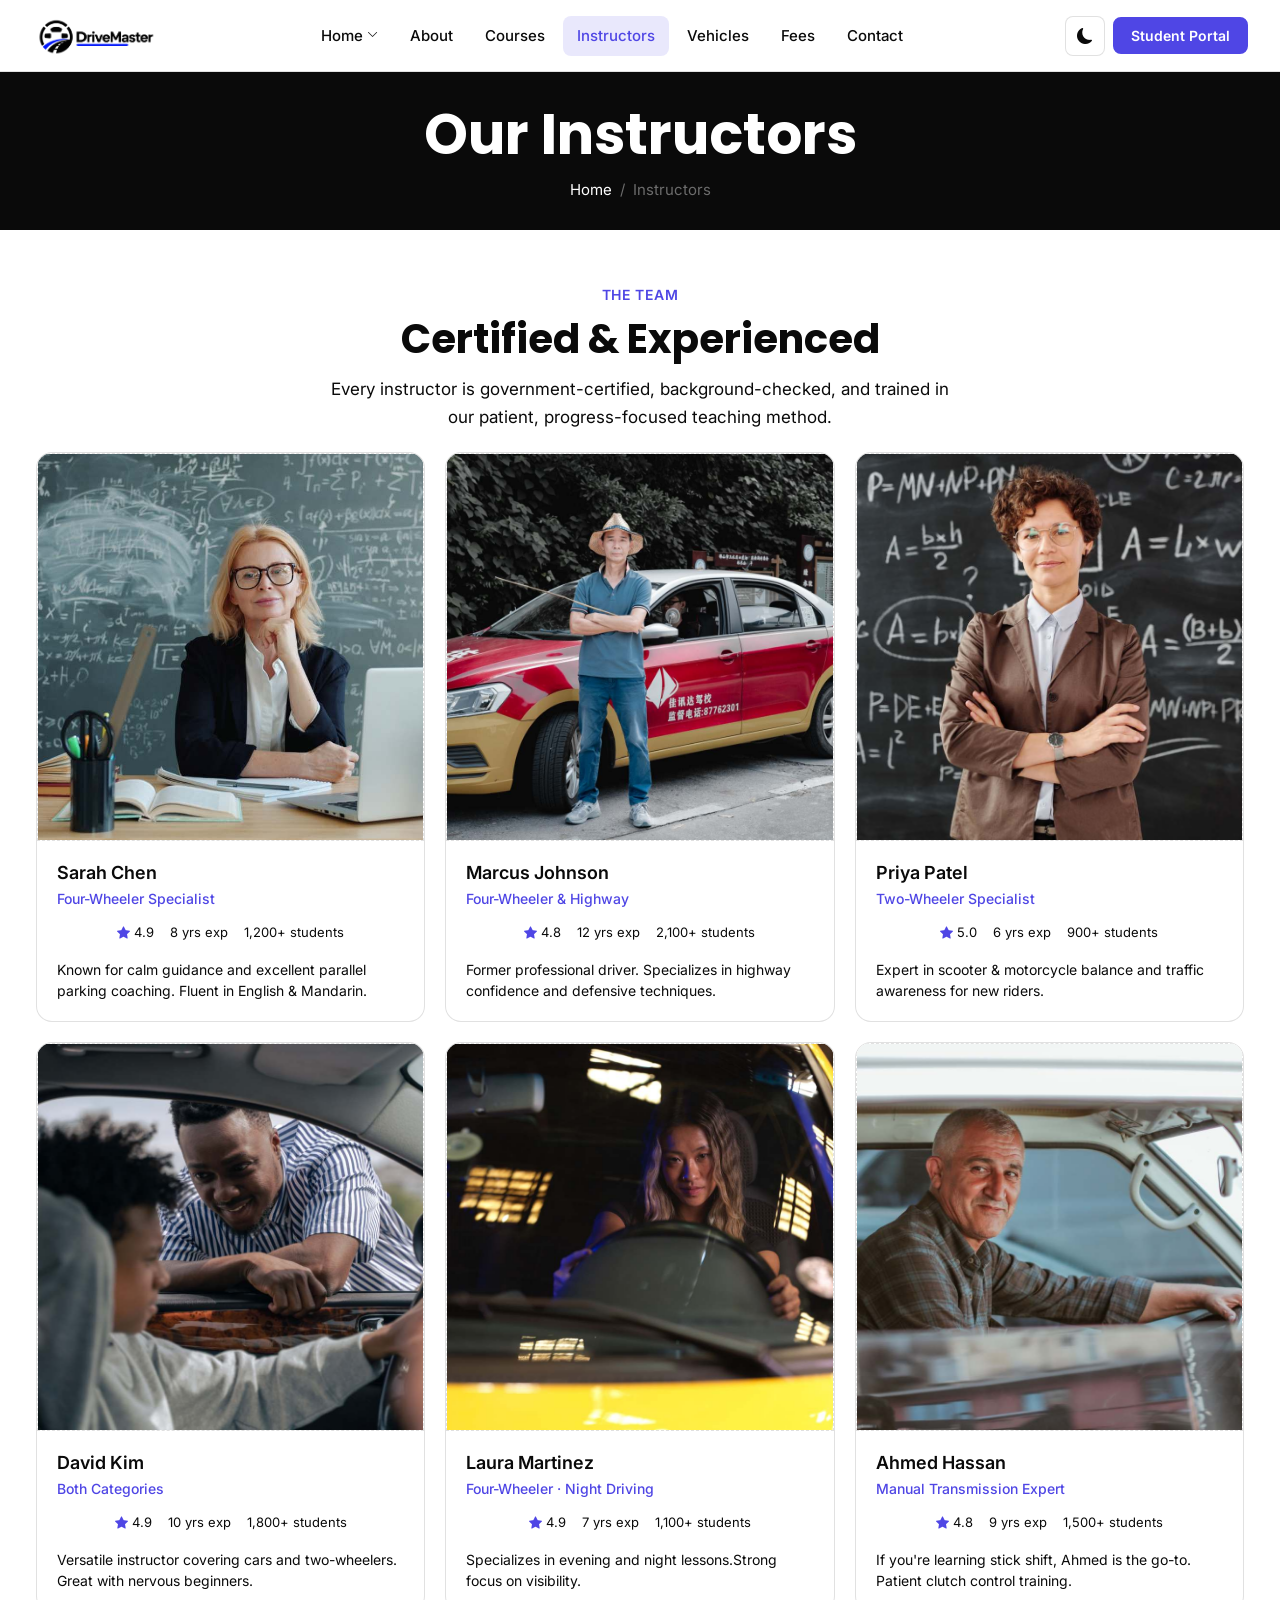
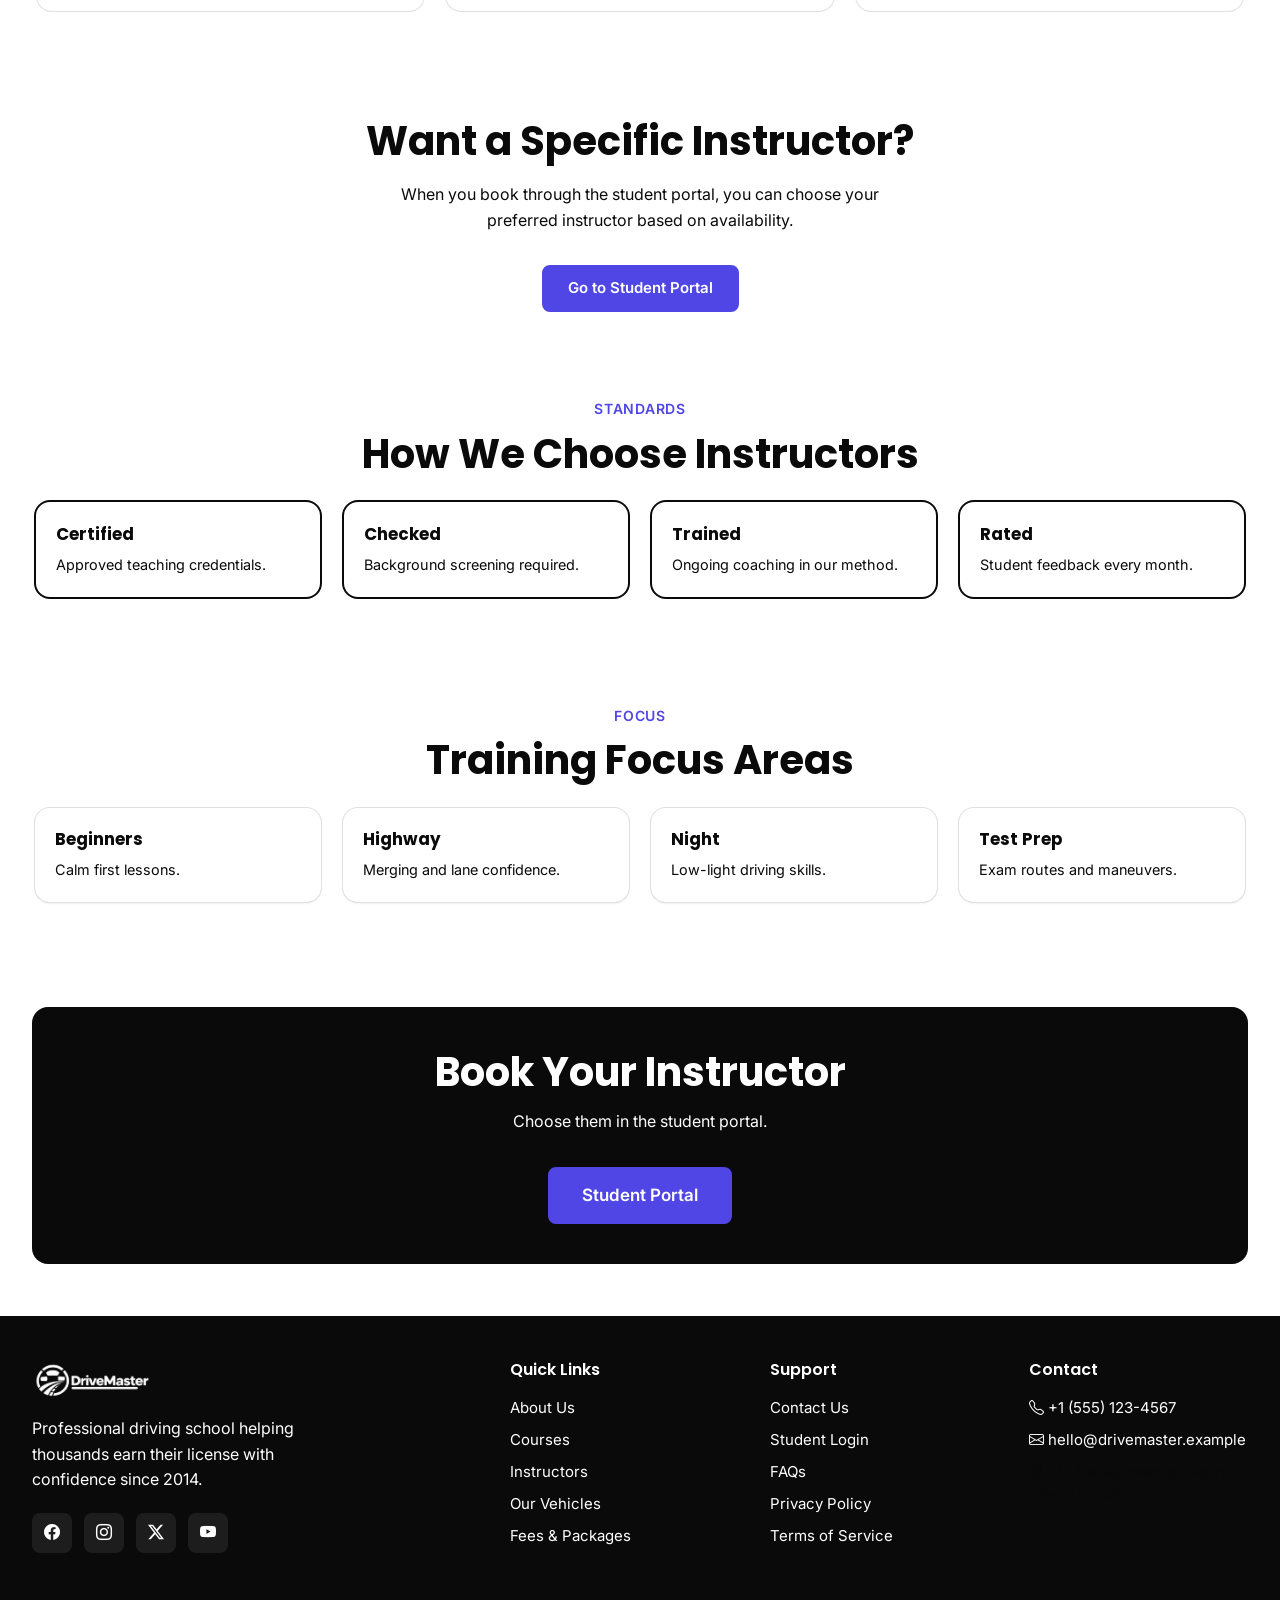
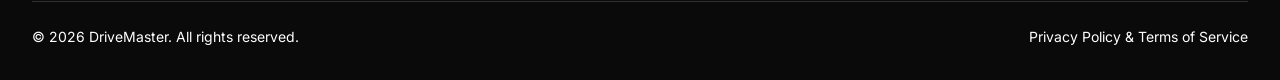
<file: instructors.html>
<!DOCTYPE html>
<html lang="en" data-theme="light">
<head>
  <meta charset="UTF-8">
  <meta name="viewport" content="width=device-width, initial-scale=1.0">
  <title>Our Instructors – Certified Driving Teachers | DriveMaster</title>
  <meta name="description" content="Meet DriveMaster's certified instructors. Experienced, patient, and specialized in two-wheeler and four-wheeler training.">
  <link rel="preconnect" href="https://fonts.googleapis.com">
  <link rel="preconnect" href="https://fonts.gstatic.com" crossorigin>
  <link href="https://fonts.googleapis.com/css2?family=Inter:wght@400;500;600;700&family=Poppins:wght@600;700;800&display=swap" rel="stylesheet">
  <link rel="stylesheet" href="https://cdn.jsdelivr.net/npm/bootstrap-icons@1.11.3/font/bootstrap-icons.min.css">
  <link rel="stylesheet" href="../assets/css/style.css">
  <link rel="stylesheet" href="../assets/css/dark-mode.css">
  <link rel="stylesheet" href="../assets/css/rtl.css">
</head>
<body>
  <header class="header">
    <div class="container header-inner">
      <a href="index.html" class="logo"><img src="../assets/images/logo.png" alt="DriveMaster" class="logo-img"></a>
      <nav class="nav">
        <div class="nav-item-dropdown">
        <a href="index.html" class="nav-link ">Home <i class="bi bi-chevron-down" style="font-size:0.7rem;"></i></a>
        <div class="nav-dropdown">
          <a href="index.html" class="">Home 1 (Main)</a>
          <a href="index-night.html" class="">Home 2 (Night)</a>
        </div>
      </div>
        <a href="about.html" class="nav-link">About</a>
        <a href="courses.html" class="nav-link">Courses</a>
        <a href="instructors.html" class="nav-link active">Instructors</a>
        <a href="vehicles.html" class="nav-link">Vehicles</a>
        <a href="fees.html" class="nav-link">Fees</a>
        <a href="contact.html" class="nav-link">Contact</a>
      </nav>
      <div class="header-actions">
        <button class="theme-toggle" data-theme-toggle aria-label="Toggle dark mode"><i class="bi bi-sun-fill icon-sun"></i><i class="bi bi-moon-fill icon-moon"></i></button>
        <a href="login.html" class="btn btn-primary btn-sm">Student Portal</a>
        <button class="mobile-menu-btn" data-mobile-menu-open aria-label="Open menu"><i class="bi bi-list" style="font-size:1.5rem;"></i></button>
      </div>
    </div>
  </header>
  <div class="mobile-nav" data-mobile-nav>
    <div class="mobile-nav-header">
      <a href="index.html" class="logo"><img src="../assets/images/logo.png" alt="DriveMaster" class="logo-img"></a>
      <button data-mobile-menu-close class="btn btn-ghost btn-icon"><i class="bi bi-x-lg"></i></button>
    </div>
    <nav class="mobile-nav-links">
      <a href="index.html" class="">Home</a>
      <div class="mobile-nav-dropdown">
        <a href="index.html" class="">Home 1 (Main)</a>
        <a href="index-night.html" class="">Home 2 (Night)</a>
      </div><a href="about.html">About</a><a href="courses.html">Courses</a>
      <a href="instructors.html" class="active">Instructors</a><a href="vehicles.html">Vehicles</a><a href="fees.html">Fees</a>
      <a href="contact.html">Contact</a><a href="login.html" class="btn btn-primary" style="margin-top:1rem;">Student Portal</a>
    </nav>
  </div>
  
  <main>
    <section class="page-header">
      <div class="container">
        <h1>Our Instructors</h1>
        <nav class="breadcrumb"><a href="index.html">Home</a><span>/</span><span>Instructors</span></nav>
      </div>
    </section>
    
    <section class="section">
      <div class="container">
        <div class="section-header anim-fade-up">
          <span class="section-label">The Team</span>
          <h2 class="section-title">Certified & Experienced</h2>
          <p class="section-desc">Every instructor is government-certified, background-checked, and trained in our patient, progress-focused teaching method.</p>
        </div>
        <div class="features-grid">
          <div class="instructor-card anim-scale">
            <div class="img-box img-box-square">
              <img src="../assets/images/instructor-1.jpg" alt="Sarah Chen" onerror="this.style.display='none'; this.parentElement.classList.add('show-placeholder');">
              <span class="img-placeholder-label">📷 instructor-1.jpg<br><small>Put your file in assets/images/instructor-1.jpg</small></span>
            </div>
            <div class="instructor-body">
              <div class="instructor-name">Sarah Chen</div>
              <div class="instructor-role">Four-Wheeler Specialist</div>
              <div class="instructor-meta">
                <span><i class="bi bi-star-fill" style="color:var(--accent);"></i> 4.9</span>
                <span>8 yrs exp</span>
                <span>1,200+ students</span>
              </div>
              <p style="font-size:0.875rem;color:var(--text-secondary);margin:0;">Known for calm guidance and excellent parallel parking coaching. Fluent in English & Mandarin.</p>
            </div>
          </div>
          <div class="instructor-card anim-scale">
            <div class="img-box img-box-square">
              <img src="../assets/images/instructor-2.jpg" alt="Marcus Johnson" onerror="this.style.display='none'; this.parentElement.classList.add('show-placeholder');">
              <span class="img-placeholder-label">📷 instructor-2.jpg<br><small>Put your file in assets/images/instructor-2.jpg</small></span>
            </div>
            <div class="instructor-body">
              <div class="instructor-name">Marcus Johnson</div>
              <div class="instructor-role">Four-Wheeler & Highway</div>
              <div class="instructor-meta">
                <span><i class="bi bi-star-fill" style="color:var(--accent);"></i> 4.8</span>
                <span>12 yrs exp</span>
                <span>2,100+ students</span>
              </div>
              <p style="font-size:0.875rem;color:var(--text-secondary);margin:0;">Former professional driver. Specializes in highway confidence and defensive techniques.</p>
            </div>
          </div>
          <div class="instructor-card anim-scale">
            <div class="img-box img-box-square">
              <img src="../assets/images/instructor-3.jpg" alt="Priya Patel" onerror="this.style.display='none'; this.parentElement.classList.add('show-placeholder');">
              <span class="img-placeholder-label">📷 instructor-3.jpg<br><small>Put your file in assets/images/instructor-3.jpg</small></span>
            </div>
            <div class="instructor-body">
              <div class="instructor-name">Priya Patel</div>
              <div class="instructor-role">Two-Wheeler Specialist</div>
              <div class="instructor-meta">
                <span><i class="bi bi-star-fill" style="color:var(--accent);"></i> 5.0</span>
                <span>6 yrs exp</span>
                <span>900+ students</span>
              </div>
              <p style="font-size:0.875rem;color:var(--text-secondary);margin:0;">Expert in scooter & motorcycle balance and traffic awareness for new riders.</p>
            </div>
          </div>
          <div class="instructor-card anim-scale">
            <div class="img-box img-box-square">
              <img src="../assets/images/instructor-4.jpg" alt="David Kim" onerror="this.style.display='none'; this.parentElement.classList.add('show-placeholder');">
              <span class="img-placeholder-label">📷 instructor-4.jpg<br><small>Put your file in assets/images/instructor-4.jpg</small></span>
            </div>
            <div class="instructor-body">
              <div class="instructor-name">David Kim</div>
              <div class="instructor-role">Both Categories</div>
              <div class="instructor-meta">
                <span><i class="bi bi-star-fill" style="color:var(--accent);"></i> 4.9</span>
                <span>10 yrs exp</span>
                <span>1,800+ students</span>
              </div>
              <p style="font-size:0.875rem;color:var(--text-secondary);margin:0;">Versatile instructor covering cars and two-wheelers. Great with nervous beginners.</p>
            </div>
          </div>
          <div class="instructor-card anim-scale">
            <div class="img-box img-box-square">
              <img src="../assets/images/instructor-5.jpg" alt="Laura Martinez" onerror="this.style.display='none'; this.parentElement.classList.add('show-placeholder');">
              <span class="img-placeholder-label">📷 instructor-5.jpg<br><small>Put your file in assets/images/instructor-5.jpg</small></span>
            </div>
            <div class="instructor-body">
              <div class="instructor-name">Laura Martinez</div>
              <div class="instructor-role">Four-Wheeler · Night Driving</div>
              <div class="instructor-meta">
                <span><i class="bi bi-star-fill" style="color:var(--accent);"></i> 4.9</span>
                <span>7 yrs exp</span>
                <span>1,100+ students</span>
              </div>
              <p style="font-size:0.875rem;color:var(--text-secondary);margin:0;">Specializes in evening and night lessons.Strong focus on visibility.</p>
            </div>
          </div>
          <div class="instructor-card anim-scale">
            <div class="img-box img-box-square">
              <img src="../assets/images/instructor-6.jpg" alt="Ahmed Hassan" onerror="this.style.display='none'; this.parentElement.classList.add('show-placeholder');">
              <span class="img-placeholder-label">📷 instructor-6.jpg<br><small>Put your file in assets/images/instructor-6.jpg</small></span>
            </div>
            <div class="instructor-body">
              <div class="instructor-name">Ahmed Hassan</div>
              <div class="instructor-role">Manual Transmission Expert</div>
              <div class="instructor-meta">
                <span><i class="bi bi-star-fill" style="color:var(--accent);"></i> 4.8</span>
                <span>9 yrs exp</span>
                <span>1,500+ students</span>
              </div>
              <p style="font-size:0.875rem;color:var(--text-secondary);margin:0;">If you're learning stick shift, Ahmed is the go-to. Patient clutch control training.</p>
            </div>
          </div>
        </div>
      </div>
    </section>
    
    <section class="section bg-secondary">
      <div class="container text-center">
        <h2 style="margin-bottom:1rem;">Want a Specific Instructor?</h2>
        <p style="max-width:32rem;margin:0 auto 2rem;">When you book through the student portal, you can choose your preferred instructor based on availability.</p>
        <a href="login.html" class="btn btn-primary">Go to Student Portal</a>
      </div>
    </section>
  </main>
  
  <!-- Footer -->
  
    <section class="section bg-secondary">
      <div class="container">
        <div class="section-header"><span class="section-label">Standards</span><h2 class="section-title">How We Choose Instructors</h2></div>
        <div class="features-grid is-4 section-cards-border">
          <div class="card"><div class="card-body"><h3>Certified</h3><p>Approved teaching credentials.</p></div></div>
          <div class="card"><div class="card-body"><h3>Checked</h3><p>Background screening required.</p></div></div>
          <div class="card"><div class="card-body"><h3>Trained</h3><p>Ongoing coaching in our method.</p></div></div>
          <div class="card"><div class="card-body"><h3>Rated</h3><p>Student feedback every month.</p></div></div>
        </div>
      </div>
    </section>
    <section class="section">
      <div class="container">
        <div class="section-header"><span class="section-label">Focus</span><h2 class="section-title">Training Focus Areas</h2></div>
        <div class="features-grid is-4 section-cards-soft">
          <div class="card"><div class="card-body"><h3>Beginners</h3><p>Calm first lessons.</p></div></div>
          <div class="card"><div class="card-body"><h3>Highway</h3><p>Merging and lane confidence.</p></div></div>
          <div class="card"><div class="card-body"><h3>Night</h3><p>Low-light driving skills.</p></div></div>
          <div class="card"><div class="card-body"><h3>Test Prep</h3><p>Exam routes and maneuvers.</p></div></div>
        </div>
      </div>
    </section>
    <section class="section bg-secondary">
      <div class="container"><div class="cta-section"><h2>Book Your Instructor</h2><p>Choose them in the student portal.</p><a href="login.html" class="btn btn-primary btn-lg">Student Portal</a></div></div>
    </section>

  <footer class="footer">
    <div class="container">
      <div class="footer-grid">
        <div class="footer-brand">
          <a href="index.html" class="logo"><img src="../assets/images/logo-1.png" alt="DriveMaster" class="logo-img"></a>
          <p class="footer-desc">Professional driving school helping thousands earn their license with confidence since 2014.</p>
          <div class="footer-social">
            <a href="#" aria-label="Facebook"><i class="bi bi-facebook"></i></a>
            <a href="#" aria-label="Instagram"><i class="bi bi-instagram"></i></a>
            <a href="#" aria-label="Twitter"><i class="bi bi-twitter-x"></i></a>
            <a href="#" aria-label="YouTube"><i class="bi bi-youtube"></i></a>
          </div>
        </div>
        <div>
          <h4 class="footer-title">Quick Links</h4>
          <nav class="footer-links">
            <a href="about.html">About Us</a>
            <a href="courses.html">Courses</a>
            <a href="instructors.html">Instructors</a>
            <a href="vehicles.html">Our Vehicles</a>
            <a href="fees.html">Fees & Packages</a>
          </nav>
        </div>
        <div>
          <h4 class="footer-title">Support</h4>
          <nav class="footer-links">
            <a href="contact.html">Contact Us</a>
            <a href="login.html">Student Login</a>
            <a href="faq.html">FAQs</a>
            <a href="privacy.html">Privacy Policy</a>
            <a href="terms.html">Terms of Service</a>
          </nav>
        </div>
        <div>
          <h4 class="footer-title">Contact</h4>
          <nav class="footer-links">
            <a href="tel:+15551234567"><i class="bi bi-telephone"></i> +1 (555) 123-4567</a>
            <a href="mailto:hello@drivemaster.example"><i class="bi bi-envelope"></i> hello@drivemaster.example</a>
            <span style="color:var(--text-muted);font-size:0.9375rem;"><i class="bi bi-geo-alt"></i> 123 Safety Avenue, Metro City, CA 90210</span>
          </nav>
        </div>
      </div>
      <div class="footer-bottom">
        <span>&copy; 2026 DriveMaster. All rights reserved.</span>
        <span>Privacy Policy & Terms of Service</span>
      </div>
    </div>
  </footer>
  
  <script src="../assets/js/main.js"></script>
</body>
</html>
</file>
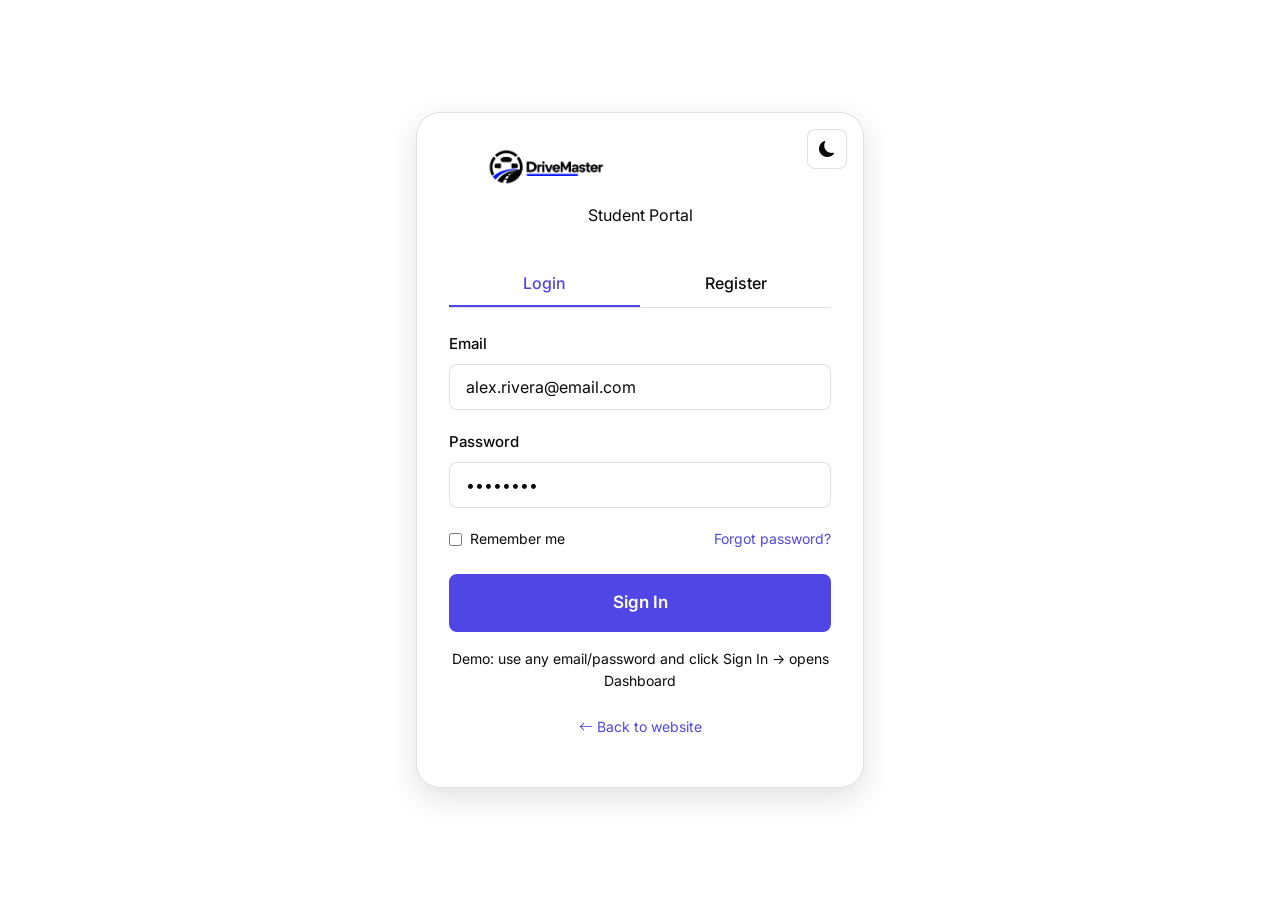
<file: login.html>
<!DOCTYPE html>
<html lang="en" data-theme="light">
<head>
  <meta charset="UTF-8">
  <meta name="viewport" content="width=device-width, initial-scale=1.0">
  <title>Student Login / Register – DriveMaster Portal</title>
  <meta name="description" content="Log in to your DriveMaster student portal to book lessons, track hours, and view instructor feedback.">
  <link rel="preconnect" href="https://fonts.googleapis.com">
  <link rel="preconnect" href="https://fonts.gstatic.com" crossorigin>
  <link href="https://fonts.googleapis.com/css2?family=Inter:wght@400;500;600;700&family=Poppins:wght@600;700;800&display=swap" rel="stylesheet">
  <link rel="stylesheet" href="https://cdn.jsdelivr.net/npm/bootstrap-icons@1.11.3/font/bootstrap-icons.min.css">
  <link rel="stylesheet" href="../assets/css/style.css">
  <link rel="stylesheet" href="../assets/css/dark-mode.css">
  <link rel="stylesheet" href="../assets/css/rtl.css">
</head>
<body>
  <div class="auth-page">
    <div class="auth-card">
      <div class="auth-header">
        <a href="index.html" class="logo"><img src="../assets/images/logo.png" alt="DriveMaster" class="logo-img"></a>
        <p style="color:var(--text-muted);margin:0;">Student Portal</p>
      </div>
      
      <div class="auth-tabs" role="tablist">
        <button type="button" class="auth-tab active" data-auth-tab="login" role="tab" aria-selected="true">Login</button>
        <button type="button" class="auth-tab" data-auth-tab="register" role="tab" aria-selected="false">Register</button>
      </div>
      
      <!-- Login Form -->
      <form id="login-form" action="../dashboard/index.html" method="GET">
        <div class="form-group">
          <label class="form-label" for="login-email">Email</label>
          <input type="email" id="login-email" name="email" class="form-input" required placeholder="you@email.com" value="alex.rivera@email.com">
          <div class="form-error"></div>
        </div>
        <div class="form-group">
          <label class="form-label" for="login-password">Password</label>
          <input type="password" id="login-password" name="password" class="form-input" required placeholder="••••••••" value="demo1234" minlength="6">
          <div class="form-error"></div>
        </div>
        <div style="display:flex;justify-content:space-between;align-items:center;margin-bottom:1.5rem;font-size:0.875rem;">
          <label style="display:flex;align-items:center;gap:0.5rem;cursor:pointer;">
            <input type="checkbox" name="remember"> Remember me
          </label>
          <a href="#">Forgot password?</a>
        </div>
        <button type="submit" class="btn btn-primary w-full btn-lg">Sign In</button>
        <p style="text-align:center;margin-top:1rem;font-size:0.875rem;color:var(--text-muted);">
          Demo: use any email/password and click Sign In → opens Dashboard
        </p>
      </form>
      
      <!-- Register Form (hidden by default) -->
      <form id="register-form" style="display:none;" action="#" method="POST">
        <div class="form-group">
          <label class="form-label" for="reg-name">Full Name</label>
          <input type="text" id="reg-name" name="name" class="form-input" required placeholder="Your full name">
          <div class="form-error"></div>
        </div>
        <div class="form-group">
          <label class="form-label" for="reg-email">Email</label>
          <input type="email" id="reg-email" name="email" class="form-input" required placeholder="you@email.com">
          <div class="form-error"></div>
        </div>
        <div class="form-group">
          <label class="form-label" for="reg-phone">Phone</label>
          <input type="tel" id="reg-phone" name="phone" class="form-input" placeholder="+1 (555) 000-0000">
        </div>
        <div class="form-group">
          <label class="form-label" for="reg-password">Password</label>
          <input type="password" id="reg-password" name="password" class="form-input" required minlength="6" placeholder="Min. 6 characters">
          <div class="form-error"></div>
        </div>
        <div class="form-group">
          <label class="form-label" for="reg-course">Interested Course</label>
          <select id="reg-course" name="course" class="form-select">
            <option value="">Select...</option>
            <option>Four-Wheeler</option>
            <option>Two-Wheeler</option>
            <option>Not sure yet</option>
          </select>
        </div>
        <button type="submit" class="btn btn-primary w-full btn-lg">Create Account</button>
        <div id="register-success" style="display:none;margin-top:1rem;padding:1rem;background:var(--accent-soft);color:var(--accent);border-radius:var(--radius);text-align:center;font-size:0.875rem;">
          Account created! Redirecting to dashboard...
        </div>
      </form>
      
      <p style="text-align:center;margin-top:1.5rem;font-size:0.875rem;">
        <a href="index.html"><i class="bi bi-arrow-left"></i> Back to website</a>
      </p>
      
      <div style="position:absolute;top:1rem;right:1rem;">
        <button class="theme-toggle" data-theme-toggle aria-label="Toggle dark mode">
          <i class="bi bi-sun-fill icon-sun"></i>
          <i class="bi bi-moon-fill icon-moon"></i>
        </button>
      </div>
    </div>
  </div>
  
  <script src="../assets/js/main.js"></script>
  <script>
    // Tab switch: Login / Register
    document.querySelectorAll('[data-auth-tab]').forEach(tab => {
      tab.addEventListener('click', () => {
        document.querySelectorAll('[data-auth-tab]').forEach(t => {
          t.classList.remove('active');
          t.setAttribute('aria-selected', 'false');
        });
        tab.classList.add('active');
        tab.setAttribute('aria-selected', 'true');
        const isLogin = tab.dataset.authTab === 'login';
        document.getElementById('login-form').style.display = isLogin ? 'block' : 'none';
        document.getElementById('register-form').style.display = isLogin ? 'none' : 'block';
      });
    });

    // Login → always go to dashboard (demo: no real auth)
    document.getElementById('login-form').addEventListener('submit', function (e) {
      e.preventDefault();
      const email = document.getElementById('login-email').value.trim();
      const password = document.getElementById('login-password').value;
      if (!email || !password) {
        alert('Please enter email and password.');
        return;
      }
      // Demo: any credentials work → redirect to student dashboard
      window.location.href = '../dashboard/index.html';
    });

    // Register → show success then go to dashboard
    document.getElementById('register-form').addEventListener('submit', function (e) {
      e.preventDefault();
      const name = document.getElementById('reg-name').value.trim();
      const email = document.getElementById('reg-email').value.trim();
      const password = document.getElementById('reg-password').value;
      if (!name || !email || !password || password.length < 6) {
        alert('Please fill all required fields (password min 6 characters).');
        return;
      }
      const success = document.getElementById('register-success');
      if (success) success.style.display = 'block';
      setTimeout(function () {
        window.location.href = '../dashboard/index.html';
      }, 1200);
    });
  </script>
</body>
</html>
</file>
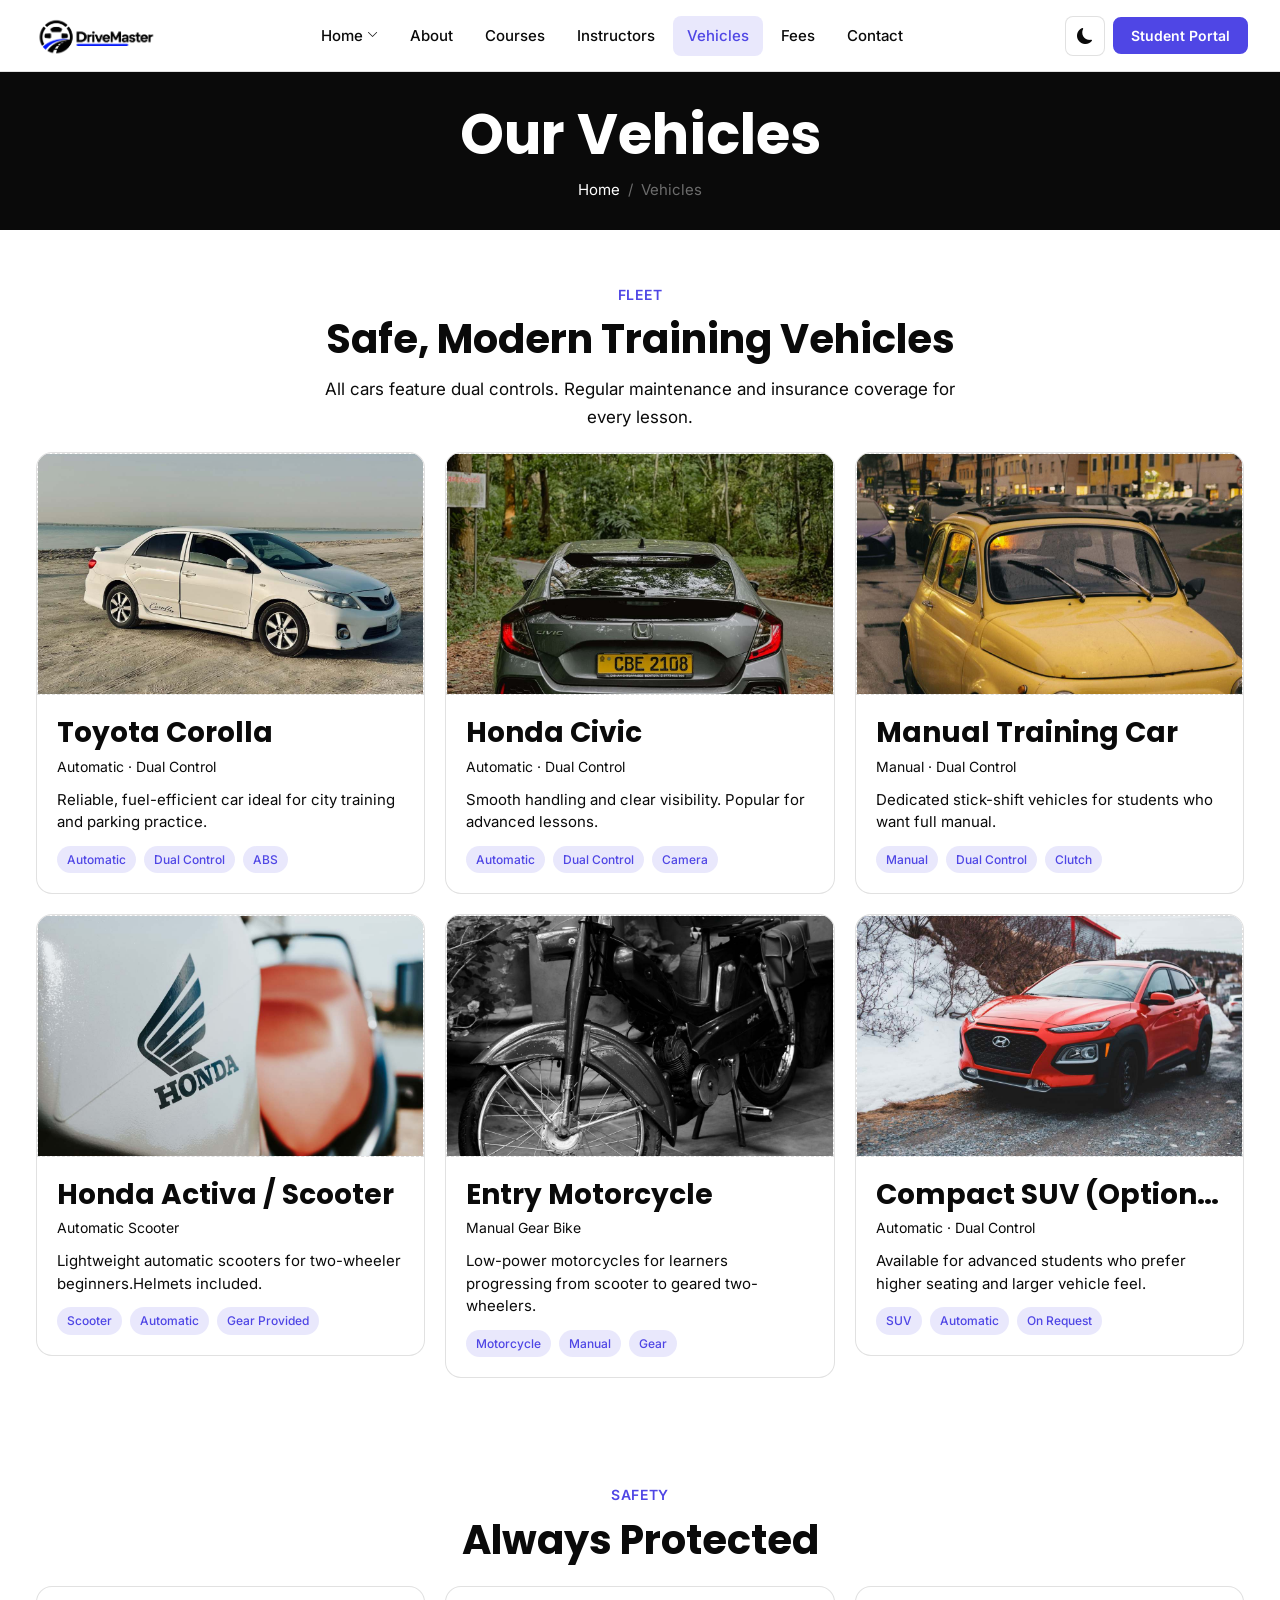
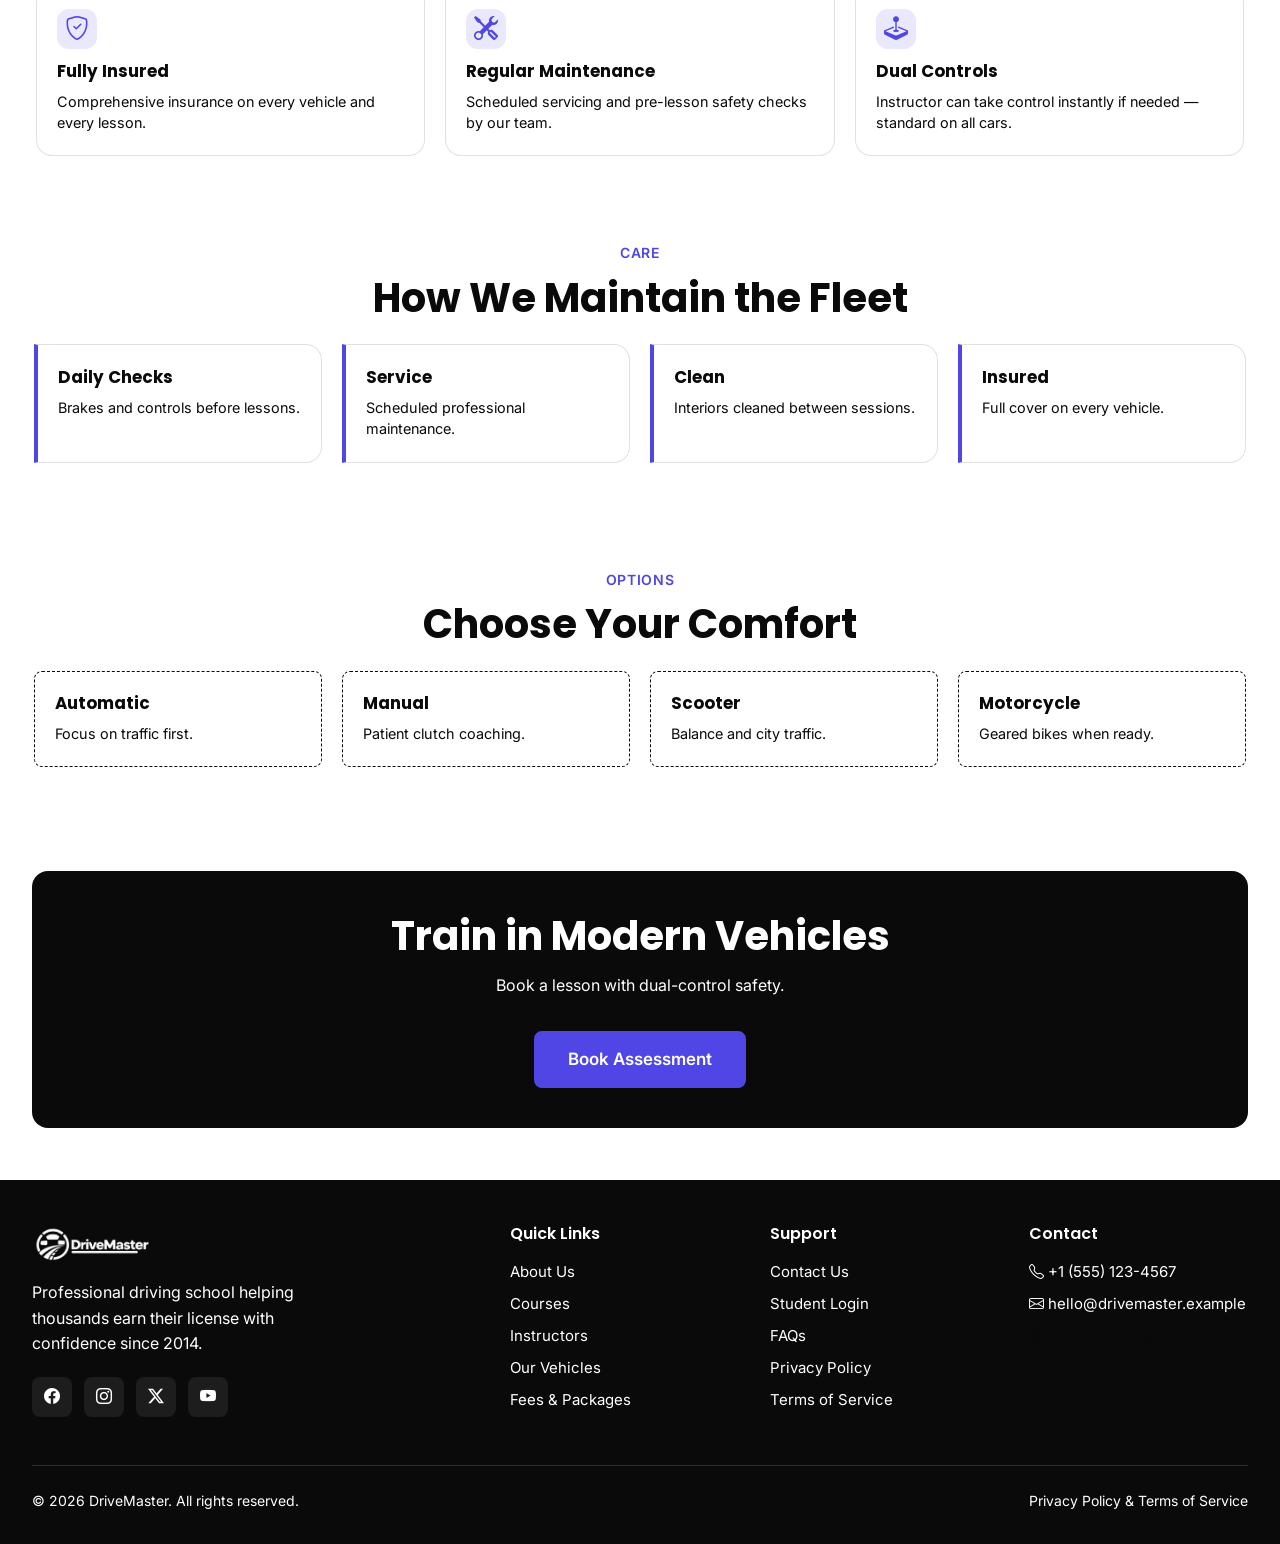
<file: vehicles.html>
<!DOCTYPE html>
<html lang="en" data-theme="light">
<head>
  <meta charset="UTF-8">
  <meta name="viewport" content="width=device-width, initial-scale=1.0">
  <title>Our Vehicles – Dual-Control Cars & Scooters | DriveMaster</title>
  <meta name="description" content="Train in modern, well-maintained dual-control cars and scooters. Automatic and manual options available at DriveMaster.">
  <link rel="preconnect" href="https://fonts.googleapis.com">
  <link rel="preconnect" href="https://fonts.gstatic.com" crossorigin>
  <link href="https://fonts.googleapis.com/css2?family=Inter:wght@400;500;600;700&family=Poppins:wght@600;700;800&display=swap" rel="stylesheet">
  <link rel="stylesheet" href="https://cdn.jsdelivr.net/npm/bootstrap-icons@1.11.3/font/bootstrap-icons.min.css">
  <link rel="stylesheet" href="../assets/css/style.css">
  <link rel="stylesheet" href="../assets/css/dark-mode.css">
  <link rel="stylesheet" href="../assets/css/rtl.css">
</head>
<body>
  <header class="header">
    <div class="container header-inner">
      <a href="index.html" class="logo"><img src="../assets/images/logo.png" alt="DriveMaster" class="logo-img"></a>
      <nav class="nav">
        <div class="nav-item-dropdown">
        <a href="index.html" class="nav-link ">Home <i class="bi bi-chevron-down" style="font-size:0.7rem;"></i></a>
        <div class="nav-dropdown">
          <a href="index.html" class="">Home 1 (Main)</a>
          <a href="index-night.html" class="">Home 2 (Night)</a>
        </div>
      </div>
        <a href="about.html" class="nav-link">About</a>
        <a href="courses.html" class="nav-link">Courses</a>
        <a href="instructors.html" class="nav-link">Instructors</a>
        <a href="vehicles.html" class="nav-link active">Vehicles</a>
        <a href="fees.html" class="nav-link">Fees</a>
        <a href="contact.html" class="nav-link">Contact</a>
      </nav>
      <div class="header-actions">
        <button class="theme-toggle" data-theme-toggle aria-label="Toggle dark mode"><i class="bi bi-sun-fill icon-sun"></i><i class="bi bi-moon-fill icon-moon"></i></button>
        <a href="login.html" class="btn btn-primary btn-sm">Student Portal</a>
        <button class="mobile-menu-btn" data-mobile-menu-open aria-label="Open menu"><i class="bi bi-list" style="font-size:1.5rem;"></i></button>
      </div>
    </div>
  </header>
  <div class="mobile-nav" data-mobile-nav>
    <div class="mobile-nav-header">
      <a href="index.html" class="logo"><img src="../assets/images/logo.png" alt="DriveMaster" class="logo-img"></a>
      <button data-mobile-menu-close class="btn btn-ghost btn-icon"><i class="bi bi-x-lg"></i></button>
    </div>
    <nav class="mobile-nav-links">
      <a href="index.html" class="">Home</a>
      <div class="mobile-nav-dropdown">
        <a href="index.html" class="">Home 1 (Main)</a>
        <a href="index-night.html" class="">Home 2 (Night)</a>
      </div><a href="about.html">About</a><a href="courses.html">Courses</a>
      <a href="instructors.html">Instructors</a><a href="vehicles.html" class="active">Vehicles</a><a href="fees.html">Fees</a>
      <a href="contact.html">Contact</a><a href="login.html" class="btn btn-primary" style="margin-top:1rem;">Student Portal</a>
    </nav>
  </div>
  
  <main>
    <section class="page-header">
      <div class="container">
        <h1>Our Vehicles</h1>
        <nav class="breadcrumb"><a href="index.html">Home</a><span>/</span><span>Vehicles</span></nav>
      </div>
    </section>
    
    <section class="section">
      <div class="container">
        <div class="section-header anim-fade-up">
          <span class="section-label">Fleet</span>
          <h2 class="section-title">Safe, Modern Training Vehicles</h2>
          <p class="section-desc">All cars feature dual controls. Regular maintenance and insurance coverage for every lesson.</p>
        </div>
        <div class="features-grid">
          <div class="vehicle-card anim-scale">
            <div class="img-box img-box-card">
              <img src="../assets/images/vehicle-1.jpg" alt="Toyota Corolla dual-control" onerror="this.style.display='none'; this.parentElement.classList.add('show-placeholder');">
              <span class="img-placeholder-label">📷 vehicle-1.jpg<br><small>Put your file in assets/images/vehicle-1.jpg</small></span>
            </div>
            <div class="vehicle-body">
              <h3 style="margin-bottom:0.25rem;">Toyota Corolla</h3>
              <p style="font-size:0.875rem;color:var(--text-muted);margin-bottom:0.75rem;">Automatic · Dual Control</p>
              <p style="font-size:0.9375rem;color:var(--text-secondary);margin:0;">Reliable, fuel-efficient car ideal for city training and parking practice.</p>
              <div class="vehicle-tags"><span class="tag">Automatic</span><span class="tag">Dual Control</span><span class="tag">ABS</span></div>
            </div>
          </div>
          <div class="vehicle-card anim-scale">
            <div class="img-box img-box-card">
              <img src="../assets/images/vehicle-2.jpg" alt="Honda Civic dual-control" onerror="this.style.display='none'; this.parentElement.classList.add('show-placeholder');">
              <span class="img-placeholder-label">📷 vehicle-2.jpg<br><small>Put your file in assets/images/vehicle-2.jpg</small></span>
            </div>
            <div class="vehicle-body">
              <h3 style="margin-bottom:0.25rem;">Honda Civic</h3>
              <p style="font-size:0.875rem;color:var(--text-muted);margin-bottom:0.75rem;">Automatic · Dual Control</p>
              <p style="font-size:0.9375rem;color:var(--text-secondary);margin:0;">Smooth handling and clear visibility. Popular for advanced lessons.</p>
              <div class="vehicle-tags"><span class="tag">Automatic</span><span class="tag">Dual Control</span><span class="tag">Camera</span></div>
            </div>
          </div>
          <div class="vehicle-card anim-scale">
            <div class="img-box img-box-card">
              <img src="../assets/images/vehicle-3.jpg" alt="Manual transmission training car" onerror="this.style.display='none'; this.parentElement.classList.add('show-placeholder');">
              <span class="img-placeholder-label">📷 vehicle-3.jpg<br><small>Put your file in assets/images/vehicle-3.jpg</small></span>
            </div>
            <div class="vehicle-body">
              <h3 style="margin-bottom:0.25rem;">Manual Training Car</h3>
              <p style="font-size:0.875rem;color:var(--text-muted);margin-bottom:0.75rem;">Manual · Dual Control</p>
              <p style="font-size:0.9375rem;color:var(--text-secondary);margin:0;">Dedicated stick-shift vehicles for students who want full manual.</p>
              <div class="vehicle-tags"><span class="tag">Manual</span><span class="tag">Dual Control</span><span class="tag">Clutch</span></div>
            </div>
          </div>
          <div class="vehicle-card anim-scale">
            <div class="img-box img-box-card">
              <img src="../assets/images/vehicle-4.jpg" alt="Training scooter" onerror="this.style.display='none'; this.parentElement.classList.add('show-placeholder');">
              <span class="img-placeholder-label">📷 vehicle-4.jpg<br><small>Put your file in assets/images/vehicle-4.jpg</small></span>
            </div>
            <div class="vehicle-body">
              <h3 style="margin-bottom:0.25rem;">Honda Activa / Scooter</h3>
              <p style="font-size:0.875rem;color:var(--text-muted);margin-bottom:0.75rem;">Automatic Scooter</p>
              <p style="font-size:0.9375rem;color:var(--text-secondary);margin:0;">Lightweight automatic scooters for two-wheeler beginners.Helmets included.</p>
              <div class="vehicle-tags"><span class="tag">Scooter</span><span class="tag">Automatic</span><span class="tag">Gear Provided</span></div>
            </div>
          </div>
          <div class="vehicle-card anim-scale">
            <div class="img-box img-box-card">
              <img src="../assets/images/vehicle-5.jpg" alt="Training motorcycle" onerror="this.style.display='none'; this.parentElement.classList.add('show-placeholder');">
              <span class="img-placeholder-label">📷 vehicle-5.jpg<br><small>Put your file in assets/images/vehicle-5.jpg</small></span>
            </div>
            <div class="vehicle-body">
              <h3 style="margin-bottom:0.25rem;">Entry Motorcycle</h3>
              <p style="font-size:0.875rem;color:var(--text-muted);margin-bottom:0.75rem;">Manual Gear Bike</p>
              <p style="font-size:0.9375rem;color:var(--text-secondary);margin:0;">Low-power motorcycles for learners progressing from scooter to geared two-wheelers.</p>
              <div class="vehicle-tags"><span class="tag">Motorcycle</span><span class="tag">Manual</span><span class="tag">Gear</span></div>
            </div>
          </div>
          <div class="vehicle-card anim-scale">
            <div class="img-box img-box-card">
              <img src="../assets/images/vehicle-6.jpg" alt="SUV training vehicle" onerror="this.style.display='none'; this.parentElement.classList.add('show-placeholder');">
              <span class="img-placeholder-label">📷 vehicle-6.jpg<br><small>Put your file in assets/images/vehicle-6.jpg</small></span>
            </div>
            <div class="vehicle-body">
              <h3 style="margin-bottom:0.25rem;">Compact SUV (Optional)</h3>
              <p style="font-size:0.875rem;color:var(--text-muted);margin-bottom:0.75rem;">Automatic · Dual Control</p>
              <p style="font-size:0.9375rem;color:var(--text-secondary);margin:0;">Available for advanced students who prefer higher seating and larger vehicle feel.</p>
              <div class="vehicle-tags"><span class="tag">SUV</span><span class="tag">Automatic</span><span class="tag">On Request</span></div>
            </div>
          </div>
        </div>
      </div>
    </section>
    
    <section class="section bg-secondary">
      <div class="container">
        <div class="section-header anim-fade-up">
          <span class="section-label">Safety</span>
          <h2 class="section-title">Always Protected</h2>
        </div>
        <div class="features-grid">
          <div class="card anim-fade-up"><div class="card-body"><div class="card-icon"><i class="bi bi-shield-check"></i></div><h3 style="margin-bottom:0.5rem;">Fully Insured</h3><p style="margin:0;">Comprehensive insurance on every vehicle and every lesson.</p></div></div>
          <div class="card anim-fade-up"><div class="card-body"><div class="card-icon" style="background:var(--accent-soft);color:var(--accent)"><i class="bi bi-tools"></i></div><h3 style="margin-bottom:0.5rem;">Regular Maintenance</h3><p style="margin:0;">Scheduled servicing and pre-lesson safety checks by our team.</p></div></div>
          <div class="card anim-fade-up"><div class="card-body"><div class="card-icon" style="background:var(--accent-soft);color:var(--accent)"><i class="bi bi-joystick"></i></div><h3 style="margin-bottom:0.5rem;">Dual Controls</h3><p style="margin:0;">Instructor can take control instantly if needed — standard on all cars.</p></div></div>
        </div>
      </div>
    </section>
  </main>
  
  <!-- Footer -->
  
    <section class="section">
      <div class="container">
        <div class="section-header"><span class="section-label">Care</span><h2 class="section-title">How We Maintain the Fleet</h2></div>
        <div class="features-grid is-4 section-cards-accent">
          <div class="card"><div class="card-body"><h3>Daily Checks</h3><p>Brakes and controls before lessons.</p></div></div>
          <div class="card"><div class="card-body"><h3>Service</h3><p>Scheduled professional maintenance.</p></div></div>
          <div class="card"><div class="card-body"><h3>Clean</h3><p>Interiors cleaned between sessions.</p></div></div>
          <div class="card"><div class="card-body"><h3>Insured</h3><p>Full cover on every vehicle.</p></div></div>
        </div>
      </div>
    </section>
    <section class="section bg-secondary">
      <div class="container">
        <div class="section-header"><span class="section-label">Options</span><h2 class="section-title">Choose Your Comfort</h2></div>
        <div class="features-grid is-4 section-cards-outline">
          <div class="card"><div class="card-body"><h3>Automatic</h3><p>Focus on traffic first.</p></div></div>
          <div class="card"><div class="card-body"><h3>Manual</h3><p>Patient clutch coaching.</p></div></div>
          <div class="card"><div class="card-body"><h3>Scooter</h3><p>Balance and city traffic.</p></div></div>
          <div class="card"><div class="card-body"><h3>Motorcycle</h3><p>Geared bikes when ready.</p></div></div>
        </div>
      </div>
    </section>
    <section class="section">
      <div class="container"><div class="cta-section"><h2>Train in Modern Vehicles</h2><p>Book a lesson with dual-control safety.</p><a href="contact.html" class="btn btn-primary btn-lg">Book Assessment</a></div></div>
    </section>

  <footer class="footer">
    <div class="container">
      <div class="footer-grid">
        <div class="footer-brand">
          <a href="index.html" class="logo"><img src="../assets/images/logo-1.png" alt="DriveMaster" class="logo-img"></a>
          <p class="footer-desc">Professional driving school helping thousands earn their license with confidence since 2014.</p>
          <div class="footer-social">
            <a href="#" aria-label="Facebook"><i class="bi bi-facebook"></i></a>
            <a href="#" aria-label="Instagram"><i class="bi bi-instagram"></i></a>
            <a href="#" aria-label="Twitter"><i class="bi bi-twitter-x"></i></a>
            <a href="#" aria-label="YouTube"><i class="bi bi-youtube"></i></a>
          </div>
        </div>
        <div>
          <h4 class="footer-title">Quick Links</h4>
          <nav class="footer-links">
            <a href="about.html">About Us</a>
            <a href="courses.html">Courses</a>
            <a href="instructors.html">Instructors</a>
            <a href="vehicles.html">Our Vehicles</a>
            <a href="fees.html">Fees & Packages</a>
          </nav>
        </div>
        <div>
          <h4 class="footer-title">Support</h4>
          <nav class="footer-links">
            <a href="contact.html">Contact Us</a>
            <a href="login.html">Student Login</a>
            <a href="faq.html">FAQs</a>
            <a href="privacy.html">Privacy Policy</a>
            <a href="terms.html">Terms of Service</a>
          </nav>
        </div>
        <div>
          <h4 class="footer-title">Contact</h4>
          <nav class="footer-links">
            <a href="tel:+15551234567"><i class="bi bi-telephone"></i> +1 (555) 123-4567</a>
            <a href="mailto:hello@drivemaster.example"><i class="bi bi-envelope"></i> hello@drivemaster.example</a>
            <span style="color:var(--text-muted);font-size:0.9375rem;"><i class="bi bi-geo-alt"></i> 123 Safety Avenue, Metro City, CA 90210</span>
          </nav>
        </div>
      </div>
      <div class="footer-bottom">
        <span>&copy; 2026 DriveMaster. All rights reserved.</span>
        <span>Privacy Policy & Terms of Service</span>
      </div>
    </div>
  </footer>
  
  <script src="../assets/js/main.js"></script>
</body>
</html>
</file>
<file: assets/css/style.css>
/* ============================================
   DriveMaster – 3-Color System Only
   Black · White · Accent (unique teal #4F46E5)
   Change --accent to rebrand the whole site
   ============================================ */

:root {
  --black: #0a0a0a;
  --white: #ffffff;
  --accent: #4F46E5;

  --accent-soft: rgba(79, 70, 229, 0.12);
  --accent-mid: rgba(79, 70, 229, 0.25);
  --black-soft: rgba(10, 10, 10, 0.06);
  --black-muted: var(--black);
  --black-border: rgba(10, 10, 10, 0.12);
  --white-soft: rgba(255, 255, 255, 0.08);
  --white-muted: var(--white);
  --white-border: rgba(255, 255, 255, 0.15);

  --bg-primary: var(--white);
  --bg-secondary: var(--white);
  --bg-tertiary: var(--white);
  --bg-card: var(--white);
  --bg-inverse: var(--black);

  --text-primary: var(--black);
  --text-secondary: var(--black);
  --text-muted: var(--black);
  --text-inverse: var(--white);

  --border-color: var(--black-border);
  --border-strong: rgba(10, 10, 10, 0.2);

  --shadow-sm: 0 1px 2px rgba(0, 0, 0, 0.06);
  --shadow: 0 1px 3px rgba(0, 0, 0, 0.1);
  --shadow-md: 0 4px 12px rgba(0, 0, 0, 0.1);
  --shadow-lg: 0 10px 30px rgba(0, 0, 0, 0.12);
  --shadow-xl: 0 20px 40px rgba(0, 0, 0, 0.15);

  --font-sans: 'Inter', system-ui, -apple-system, sans-serif;
  --font-display: 'Poppins', var(--font-sans);

  --space-1: 0.25rem; --space-2: 0.5rem; --space-3: 0.75rem;
  --space-4: 1rem; --space-5: 1.25rem; --space-6: 1.5rem;
  --space-8: 2rem; --space-10: 2.5rem; --space-12: 3rem;
  --space-16: 4rem; --space-20: 5rem; --space-24: 6rem;

  --radius-sm: 0.375rem; --radius: 0.5rem; --radius-md: 0.75rem;
  --radius-lg: 1rem; --radius-xl: 1.5rem; --radius-full: 9999px;

  --transition-fast: 150ms ease;
  --transition: 200ms ease;
  --transition-slow: 300ms ease;

  --header-height: 4.5rem;
  --container-max: 1280px;
  --sidebar-width: 16rem;
}

[data-theme="dark"] {
  --bg-primary: var(--black);
  --bg-secondary: var(--black);
  --bg-tertiary: var(--black);
  --bg-card: var(--black);
  --bg-inverse: var(--white);
  --text-primary: var(--white);
  --text-secondary: var(--white);
  --text-muted: var(--white);
  --border-color: var(--white-border);
  --border-strong: rgba(255, 255, 255, 0.25);
  --shadow-sm: 0 1px 2px rgba(0, 0, 0, 0.4);
  --shadow: 0 1px 3px rgba(0, 0, 0, 0.5);
  --shadow-md: 0 4px 12px rgba(0, 0, 0, 0.5);
  --shadow-lg: 0 10px 30px rgba(0, 0, 0, 0.55);
  --shadow-xl: 0 20px 40px rgba(0, 0, 0, 0.6);
}

*, *::before, *::after { box-sizing: border-box; margin: 0; padding: 0; }
html { scroll-behavior: smooth; -webkit-text-size-adjust: 100%; }
body {
  font-family: var(--font-sans);
  font-size: 1rem;
  line-height: 1.6;
  color: var(--text-primary);
  background-color: var(--bg-primary);
  transition: background-color var(--transition), color var(--transition);
  min-height: 100vh;
}
img { max-width: 100%; height: auto; display: block; }
a { color: var(--accent); text-decoration: none; transition: color var(--transition-fast); }
a:hover { color: var(--black); }
[data-theme="dark"] a:hover { color: var(--white); }
h1, h2, h3, h4, h5, h6 {
  font-family: var(--font-display);
  font-weight: 700;
  line-height: 1.25;
  color: var(--text-primary);
}
h1 { font-size: clamp(2rem, 5vw, 3.5rem); }
h2 { font-size: clamp(1.75rem, 4vw, 2.5rem); }
h3 { font-size: clamp(1.25rem, 3vw, 1.75rem); }
h4 { font-size: 1.25rem; }
p { margin-bottom: 1rem; color: var(--text-secondary); }
ul, ol { list-style: none; }
button, input, select, textarea { font-family: inherit; font-size: inherit; }
:focus-visible { outline: 2px solid var(--accent); outline-offset: 2px; }

/* Image placeholder boxes – add your images via CSS background or <img> */
.img-box {
  width: 100%;
  background-color: var(--bg-tertiary);
  background-size: cover;
  background-position: center;
  background-repeat: no-repeat;
  display: flex;
  align-items: center;
  justify-content: center;
  color: var(--text-muted);
  font-size: 0.8125rem;
  text-align: center;
  position: relative;
  overflow: hidden;
  border: 1px dashed var(--border-color);
}
.img-box span {
  padding: 0.5rem 0.75rem;
  background: var(--black-soft);
  border-radius: var(--radius);
  font-weight: 500;
  pointer-events: none;
}
.img-box img {
  width: 100%;
  height: 100%;
  object-fit: cover;
  position: absolute;
  inset: 0;
}
.img-box-hero { aspect-ratio: 4/3; border-radius: var(--radius-xl); }
.img-box-card { aspect-ratio: 16/10; }
.img-box-square { aspect-ratio: 1; }
.img-box-wide { aspect-ratio: 16/9; }
.img-box-avatar {
  width: 3rem;
  height: 3rem;
  min-width: 3rem;
  border-radius: var(--radius-full);
  flex-shrink: 0;
  border: none;
  font-size: 0.7rem;
}

.container {
  width: 100%;
  max-width: var(--container-max);
  margin-left: auto;
  margin-right: auto;
  padding-left: var(--space-4);
  padding-right: var(--space-4);
}
@media (min-width: 640px) {
  .container { padding-left: var(--space-6); padding-right: var(--space-6); }
}
@media (min-width: 1024px) {
  .container { padding-left: var(--space-8); padding-right: var(--space-8); }
}

.section { padding-top: var(--space-16); padding-bottom: var(--space-16); }
.bg-secondary { background-color: var(--bg-secondary); }
.bg-tertiary { background-color: var(--bg-tertiary); }
.text-center { text-align: center; }
.text-muted { color: var(--text-muted); }
.text-accent { color: var(--accent); }
.flex { display: flex; }
.grid { display: grid; }
.hidden { display: none; }
.items-center { align-items: center; }
.justify-center { justify-content: center; }
.justify-between { justify-content: space-between; }
.flex-wrap { flex-wrap: wrap; }
.gap-2 { gap: var(--space-2); }
.gap-3 { gap: var(--space-3); }
.gap-4 { gap: var(--space-4); }
.gap-6 { gap: var(--space-6); }
.w-full { width: 100%; }
.relative { position: relative; }
.absolute { position: absolute; }
.rounded-lg { border-radius: var(--radius-lg); }
.rounded-xl { border-radius: var(--radius-xl); }
.rounded-full { border-radius: var(--radius-full); }
.shadow-lg { box-shadow: var(--shadow-lg); }
.shadow-xl { box-shadow: var(--shadow-xl); }

.btn {
  display: inline-flex;
  align-items: center;
  justify-content: center;
  gap: var(--space-2);
  padding: 0.75rem 1.5rem;
  font-weight: 600;
  font-size: 0.9375rem;
  line-height: 1.25;
  border-radius: var(--radius);
  border: 2px solid transparent;
  cursor: pointer;
  transition: all var(--transition);
  text-decoration: none;
  white-space: nowrap;
  min-height: 44px;
}
.btn:disabled { opacity: 0.6; cursor: not-allowed; }
.btn-primary {
  background-color: var(--accent);
  color: var(--white);
  border-color: var(--accent);
}
.btn-primary:hover:not(:disabled) {
  background-color: var(--black);
  border-color: var(--black);
  color: var(--white);
  transform: translateY(-1px);
  box-shadow: var(--shadow-md);
}
[data-theme="dark"] .btn-primary:hover:not(:disabled) {
  background-color: var(--white);
  border-color: var(--white);
  color: var(--black);
}
.btn-secondary {
  background-color: var(--black);
  color: var(--white);
  border-color: var(--black);
}
.btn-secondary:hover:not(:disabled) {
  background-color: var(--accent);
  border-color: var(--accent);
  color: var(--white);
}
[data-theme="dark"] .btn-secondary {
  background-color: var(--white);
  color: var(--black);
  border-color: var(--white);
}
[data-theme="dark"] .btn-secondary:hover:not(:disabled) {
  background-color: var(--accent);
  border-color: var(--accent);
  color: var(--white);
}
.btn-outline {
  background-color: transparent;
  color: var(--black);
  border-color: var(--black);
}
.btn-outline:hover:not(:disabled) {
  background-color: var(--black);
  color: var(--white);
}
[data-theme="dark"] .btn-outline {
  color: var(--white);
  border-color: var(--white);
}
[data-theme="dark"] .btn-outline:hover:not(:disabled) {
  background-color: var(--white);
  color: var(--black);
}
.btn-ghost {
  background: transparent;
  color: var(--text-secondary);
  border-color: transparent;
}
.btn-ghost:hover:not(:disabled) {
  background: var(--black-soft);
  color: var(--text-primary);
}
[data-theme="dark"] .btn-ghost:hover:not(:disabled) { background: var(--white-soft); }
.btn-sm { padding: 0.5rem 1rem; font-size: 0.875rem; min-height: 36px; }
.btn-lg { padding: 1rem 2rem; font-size: 1.0625rem; min-height: 52px; }
.btn-icon { padding: 0.625rem; min-width: 44px; min-height: 44px; }

.header {
  position: sticky;
  top: 0;
  z-index: 50;
  background-color: var(--bg-primary);
  border-bottom: 1px solid var(--border-color);
  height: var(--header-height);
}
.header.scrolled { box-shadow: var(--shadow-md); }
.header-inner {
  display: flex;
  align-items: center;
  justify-content: space-between;
  height: 100%;
  gap: var(--space-4);
}
.logo {
  display: flex;
  align-items: center;
  gap: var(--space-2);
  font-family: var(--font-display);
  font-weight: 700;
  font-size: 1.375rem;
  color: var(--text-primary);
  text-decoration: none;
}
.logo-icon {
  width: 2.5rem;
  height: 2.5rem;
  background: var(--accent);
  border-radius: var(--radius);
  display: flex;
  align-items: center;
  justify-content: center;
  color: var(--white);
  font-size: 1.25rem;
}
.nav { display: none; align-items: center; gap: var(--space-1); }
@media (min-width: 1024px) { .nav { display: flex; } }
.nav-link {
  padding: 0.5rem 0.875rem;
  font-weight: 500;
  font-size: 0.9375rem;
  color: var(--text-secondary);
  border-radius: var(--radius);
  transition: all var(--transition-fast);
  text-decoration: none;
}
.nav-link:hover, .nav-link.active {
  color: var(--accent);
  background-color: var(--accent-soft);
}
.header-actions { display: flex; align-items: center; gap: var(--space-2); }
.theme-toggle {
  width: 2.5rem;
  height: 2.5rem;
  border-radius: var(--radius);
  border: 1px solid var(--border-color);
  background: var(--bg-secondary);
  color: var(--text-secondary);
  cursor: pointer;
  display: flex;
  align-items: center;
  justify-content: center;
}
.theme-toggle:hover { background: var(--bg-tertiary); color: var(--text-primary); }
.theme-toggle .icon-sun { display: none; }
.theme-toggle .icon-moon { display: block; }
[data-theme="dark"] .theme-toggle .icon-sun { display: block; }
[data-theme="dark"] .theme-toggle .icon-moon { display: none; }
.mobile-menu-btn {
  display: flex;
  width: 2.75rem;
  height: 2.75rem;
  align-items: center;
  justify-content: center;
  border: 1px solid var(--border-color);
  border-radius: var(--radius);
  background: var(--bg-secondary);
  color: var(--text-primary);
  cursor: pointer;
}
@media (min-width: 1024px) { .mobile-menu-btn { display: none; } }
.mobile-nav {
  position: fixed;
  inset: 0;
  z-index: 60;
  background: var(--bg-primary);
  padding: var(--space-6);
  transform: translateX(100%);
  transition: transform var(--transition-slow);
  overflow-y: auto;
}
.mobile-nav.open { transform: translateX(0); }
.mobile-nav-header {
  display: flex;
  justify-content: space-between;
  align-items: center;
  margin-bottom: var(--space-8);
}
.mobile-nav-links { display: flex; flex-direction: column; gap: var(--space-2); }
.mobile-nav-links a {
  padding: var(--space-3) var(--space-4);
  font-size: 1.125rem;
  font-weight: 500;
  color: var(--text-primary);
  border-radius: var(--radius);
  text-decoration: none;
}
.mobile-nav-links a:hover, .mobile-nav-links a.active {
  background: var(--accent-soft);
  color: var(--accent);
}

.hero {
  padding-top: var(--space-16);
  padding-bottom: var(--space-16);
  background: var(--bg-secondary);
}
.hero-grid {
  display: grid;
  gap: var(--space-10);
  align-items: center;
}
@media (min-width: 1024px) {
  .hero-grid { grid-template-columns: 1fr 1fr; gap: var(--space-16); }
}
.hero-badge {
  display: inline-flex;
  align-items: center;
  gap: var(--space-2);
  padding: 0.375rem 0.875rem;
  background: var(--accent-soft);
  color: var(--accent);
  border-radius: var(--radius-full);
  font-size: 0.875rem;
  font-weight: 600;
  margin-bottom: var(--space-4);
}
.hero-title { margin-bottom: var(--space-4); }
.hero-title span { color: var(--accent); }
.hero-desc { font-size: 1.125rem; margin-bottom: var(--space-8); max-width: 32rem; }
.hero-actions { display: flex; flex-wrap: wrap; gap: var(--space-3); margin-bottom: var(--space-10); }
.hero-stats { display: flex; flex-wrap: wrap; gap: var(--space-6); }
.hero-stat-value {
  font-family: var(--font-display);
  font-size: 1.75rem;
  font-weight: 700;
  color: var(--text-primary);
  line-height: 1.2;
}
.hero-stat-label { font-size: 0.875rem; color: var(--text-muted); }
.hero-image-wrapper { position: relative; }
.hero-float-card {
  position: absolute;
  background: var(--bg-card);
  border: 1px solid var(--border-color);
  border-radius: var(--radius-lg);
  padding: var(--space-4);
  box-shadow: var(--shadow-lg);
  display: flex;
  align-items: center;
  gap: var(--space-3);
}
.hero-float-card.bottom-left { bottom: 1.5rem; left: 1.5rem; }
.hero-float-card.top-right { top: 1.5rem; right: 1.5rem; }
.hero-float-icon {
  width: 2.75rem;
  height: 2.75rem;
  border-radius: var(--radius);
  display: flex;
  align-items: center;
  justify-content: center;
  font-size: 1.25rem;
  background: var(--accent-soft);
  color: var(--accent);
}

.card {
  background: var(--bg-card);
  border: 1px solid var(--border-color);
  border-radius: var(--radius-lg);
  overflow: hidden;
  transition: all var(--transition);
}
.card:hover {
  box-shadow: var(--shadow-lg);
  border-color: var(--accent);
  transform: translateY(-2px);
}
.card-body { padding: var(--space-6); }
.card-icon {
  width: 3.5rem;
  height: 3.5rem;
  border-radius: var(--radius-md);
  display: flex;
  align-items: center;
  justify-content: center;
  font-size: 1.5rem;
  margin-bottom: var(--space-4);
  background: var(--accent-soft);
  color: var(--accent);
}

.section-header {
  text-align: center;
  max-width: 40rem;
  margin: 0 auto var(--space-12);
}
.section-label {
  display: inline-block;
  font-size: 0.875rem;
  font-weight: 600;
  color: var(--accent);
  text-transform: uppercase;
  letter-spacing: 0.05em;
  margin-bottom: var(--space-2);
}
.section-title { margin-bottom: var(--space-3); }
.section-desc { font-size: 1.0625rem; color: var(--text-secondary); }

.features-grid {
  display: grid;
  gap: var(--space-6);
  grid-template-columns: 1fr;
}
@media (min-width: 640px) { .features-grid { grid-template-columns: repeat(2, 1fr); } }
@media (min-width: 1024px) { .features-grid { grid-template-columns: repeat(3, 1fr); } }

.stats-bar {
  background: var(--black);
  color: var(--white);
  padding: var(--space-12) 0;
}
.stats-grid {
  display: grid;
  grid-template-columns: repeat(2, 1fr);
  gap: var(--space-8);
  text-align: center;
}
@media (min-width: 768px) { .stats-grid { grid-template-columns: repeat(4, 1fr); } }
.stat-item-value {
  font-family: var(--font-display);
  font-size: 2.5rem;
  font-weight: 700;
  line-height: 1.1;
  margin-bottom: var(--space-1);
  color: var(--accent);
}
.stat-item-label { font-size: 0.9375rem; color: var(--white-muted); }

.testimonial-card {
  background: var(--bg-card);
  border: 1px solid var(--border-color);
  border-radius: var(--radius-lg);
  padding: var(--space-6);
  height: 100%;
}
.testimonial-stars {
  color: var(--accent);
  margin-bottom: var(--space-3);
  font-size: 1.125rem;
  letter-spacing: 0.1em;
}
.testimonial-text {
  font-size: 1rem;
  color: var(--text-secondary);
  margin-bottom: var(--space-5);
  font-style: italic;
}
.testimonial-author { display: flex; align-items: center; gap: var(--space-3); }
.testimonial-name { font-weight: 600; color: var(--text-primary); font-size: 0.9375rem; }
.testimonial-role { font-size: 0.8125rem; color: var(--text-muted); }

.form-group { margin-bottom: var(--space-5); }
.form-label {
  display: block;
  font-weight: 500;
  font-size: 0.9375rem;
  color: var(--text-primary);
  margin-bottom: var(--space-2);
}
.form-input, .form-select, .form-textarea {
  width: 100%;
  padding: 0.75rem 1rem;
  border: 1px solid var(--border-color);
  border-radius: var(--radius);
  background: var(--bg-primary);
  color: var(--text-primary);
  min-height: 44px;
  transition: border-color var(--transition-fast), box-shadow var(--transition-fast);
}
.form-input:focus, .form-select:focus, .form-textarea:focus {
  outline: none;
  border-color: var(--accent);
  box-shadow: 0 0 0 3px var(--accent-soft);
}
.form-input::placeholder, .form-textarea::placeholder { color: var(--text-muted); }
.form-textarea { min-height: 120px; resize: vertical; }
.form-error {
  color: var(--black);
  font-size: 0.8125rem;
  margin-top: var(--space-1);
  display: none;
  font-weight: 500;
}
[data-theme="dark"] .form-error { color: var(--white); }
.form-group.has-error .form-input,
.form-group.has-error .form-select,
.form-group.has-error .form-textarea { border-color: var(--black); }
[data-theme="dark"] .form-group.has-error .form-input { border-color: var(--white); }
.form-group.has-error .form-error { display: block; }

.footer {
  background: var(--black);
  color: var(--white-muted);
  padding-top: var(--space-16);
  padding-bottom: var(--space-8);
}
.footer-grid {
  display: grid;
  gap: var(--space-10);
  grid-template-columns: 1fr;
  margin-bottom: var(--space-12);
}
@media (min-width: 640px) { .footer-grid { grid-template-columns: repeat(2, 1fr); } }
@media (min-width: 1024px) { .footer-grid { grid-template-columns: 2fr 1fr 1fr 1fr; } }
.footer-brand .logo { color: var(--white); margin-bottom: var(--space-4); }
.footer-desc { color: var(--white-muted); margin-bottom: var(--space-5); max-width: 20rem; }
.footer-social { display: flex; gap: var(--space-3); }
.footer-social a {
  width: 2.5rem;
  height: 2.5rem;
  border-radius: var(--radius);
  background: var(--white-soft);
  color: var(--white);
  display: flex;
  align-items: center;
  justify-content: center;
  transition: all var(--transition-fast);
}
.footer-social a:hover { background: var(--accent); color: var(--white); }
.footer-title { color: var(--white); font-size: 1rem; font-weight: 600; margin-bottom: var(--space-4); }
.footer-links { display: flex; flex-direction: column; gap: var(--space-2); }
.footer-links a { color: var(--white-muted); font-size: 0.9375rem; }
.footer-links a:hover { color: var(--accent); }
.footer-bottom {
  border-top: 1px solid var(--white-border);
  padding-top: var(--space-6);
  display: flex;
  flex-wrap: wrap;
  justify-content: space-between;
  gap: var(--space-4);
  font-size: 0.875rem;
  color: var(--white-muted);
}

.page-header {
  background: var(--black);
  color: var(--white);
  padding: var(--space-16) 0;
  text-align: center;
}
.page-header h1 { color: var(--white); margin-bottom: var(--space-2); }
.breadcrumb {
  display: flex;
  justify-content: center;
  gap: var(--space-2);
  font-size: 0.9375rem;
}
.breadcrumb a { color: var(--white-muted); }
.breadcrumb a:hover { color: var(--accent); }
.breadcrumb span { color: rgba(255, 255, 255, 0.4); }

.pricing-grid {
  display: grid;
  gap: var(--space-6);
  grid-template-columns: 1fr;
}
@media (min-width: 768px) { .pricing-grid { grid-template-columns: repeat(2, 1fr); } }
@media (min-width: 1024px) { .pricing-grid { grid-template-columns: repeat(3, 1fr); } }
.pricing-card {
  background: var(--bg-card);
  border: 1px solid var(--border-color);
  border-radius: var(--radius-xl);
  padding: var(--space-8);
  text-align: center;
  position: relative;
  transition: all var(--transition);
}
.pricing-card:hover { box-shadow: var(--shadow-xl); transform: translateY(-4px); }
.pricing-card.featured { border-color: var(--accent); box-shadow: var(--shadow-lg); }
.pricing-card.featured::before {
  content: 'Most Popular';
  position: absolute;
  top: -0.75rem;
  left: 50%;
  transform: translateX(-50%);
  background: var(--accent);
  color: var(--white);
  font-size: 0.75rem;
  font-weight: 600;
  padding: 0.25rem 0.75rem;
  border-radius: var(--radius-full);
}
.pricing-price {
  font-family: var(--font-display);
  font-size: 2.5rem;
  font-weight: 700;
  color: var(--text-primary);
  margin: var(--space-4) 0;
}
.pricing-price span { font-size: 1rem; font-weight: 500; color: var(--text-muted); }
.pricing-features { text-align: left; margin: var(--space-6) 0; }
.pricing-features li {
  padding: var(--space-2) 0;
  display: flex;
  align-items: center;
  gap: var(--space-2);
  color: var(--text-secondary);
  font-size: 0.9375rem;
}
.pricing-features li::before { content: '✓'; color: var(--accent); font-weight: 700; }

.instructor-card {
  text-align: center;
  background: var(--bg-card);
  border: 1px solid var(--border-color);
  border-radius: var(--radius-lg);
  overflow: hidden;
  transition: all var(--transition);
}
.instructor-card:hover { box-shadow: var(--shadow-lg); transform: translateY(-2px); }
.instructor-body { padding: var(--space-5); }
.instructor-name { font-weight: 600; font-size: 1.125rem; margin-bottom: 0.25rem; }
.instructor-role { color: var(--accent); font-size: 0.875rem; font-weight: 500; margin-bottom: var(--space-3); }
.instructor-meta {
  display: flex;
  justify-content: center;
  gap: var(--space-4);
  font-size: 0.8125rem;
  color: var(--text-muted);
  margin-bottom: var(--space-4);
}
.instructor-meta .bi-star-fill { color: var(--accent); }

.vehicle-card {
  background: var(--bg-card);
  border: 1px solid var(--border-color);
  border-radius: var(--radius-lg);
  overflow: hidden;
  transition: all var(--transition);
}
.vehicle-card:hover { box-shadow: var(--shadow-lg); }
.vehicle-body { padding: var(--space-5); }
.vehicle-tags { display: flex; flex-wrap: wrap; gap: var(--space-2); margin-top: var(--space-3); }
.tag {
  display: inline-block;
  padding: 0.25rem 0.625rem;
  font-size: 0.75rem;
  font-weight: 500;
  border-radius: var(--radius-full);
  background: var(--accent-soft);
  color: var(--accent);
}

.cta-section {
  background: var(--black);
  color: var(--white);
  padding: var(--space-16) 0;
  text-align: center;
  border-radius: var(--radius-xl);
  margin: var(--space-16) 0;
}
.cta-section h2 { color: var(--white); margin-bottom: var(--space-3); }
.cta-section p { color: var(--white-muted); max-width: 32rem; margin: 0 auto var(--space-8); }

.auth-page {
  min-height: 100vh;
  display: flex;
  align-items: center;
  justify-content: center;
  padding: var(--space-6);
  background: var(--bg-secondary);
}
.auth-card {
  width: 100%;
  max-width: 28rem;
  background: var(--bg-card);
  border: 1px solid var(--border-color);
  border-radius: var(--radius-xl);
  padding: var(--space-8);
  box-shadow: var(--shadow-lg);
  position: relative;
}
.auth-header { text-align: center; margin-bottom: var(--space-8); }
.auth-header .logo { justify-content: center; margin-bottom: var(--space-4); }
.auth-tabs {
  display: flex;
  border-bottom: 1px solid var(--border-color);
  margin-bottom: var(--space-6);
}
.auth-tab {
  flex: 1;
  padding: var(--space-3);
  text-align: center;
  font-weight: 500;
  color: var(--text-muted);
  border-bottom: 2px solid transparent;
  cursor: pointer;
  background: none;
  border-top: none;
  border-left: none;
  border-right: none;
}
.auth-tab.active { color: var(--accent); border-bottom-color: var(--accent); }

.error-page {
  min-height: 80vh;
  display: flex;
  align-items: center;
  justify-content: center;
  text-align: center;
  padding: var(--space-8);
}
.error-code {
  font-family: var(--font-display);
  font-size: clamp(6rem, 15vw, 10rem);
  font-weight: 800;
  color: var(--accent);
  line-height: 1;
  margin-bottom: var(--space-4);
  opacity: 0.35;
}

.dashboard-layout { display: flex; min-height: 100vh; }
.dashboard-sidebar {
  width: var(--sidebar-width);
  background: var(--bg-card);
  border-right: 1px solid var(--border-color);
  position: fixed;
  top: 0; left: 0; bottom: 0;
  z-index: 40;
  display: flex;
  flex-direction: column;
  transition: transform var(--transition-slow);
}
@media (max-width: 1023px) {
  .dashboard-sidebar { transform: translateX(-100%); }
  .dashboard-sidebar.open { transform: translateX(0); }
}
.dashboard-sidebar-header {
  padding: var(--space-5);
  border-bottom: 1px solid var(--border-color);
  display: flex;
  align-items: center;
  justify-content: space-between;
}
.dashboard-nav { flex: 1; padding: var(--space-4); overflow-y: auto; }
.dashboard-nav-item {
  display: flex;
  align-items: center;
  gap: var(--space-3);
  padding: 0.75rem 1rem;
  border-radius: var(--radius);
  color: var(--text-secondary);
  font-weight: 500;
  font-size: 0.9375rem;
  text-decoration: none;
  margin-bottom: var(--space-1);
}
.dashboard-nav-item:hover, .dashboard-nav-item.active {
  background: var(--accent-soft);
  color: var(--accent);
}
.dashboard-main {
  flex: 1;
  margin-left: 0;
  min-height: 100vh;
  background: var(--bg-secondary);
}
@media (min-width: 1024px) { .dashboard-main { margin-left: var(--sidebar-width); } }
.dashboard-topbar {
  background: var(--bg-card);
  border-bottom: 1px solid var(--border-color);
  padding: var(--space-4) var(--space-6);
  display: flex;
  align-items: center;
  justify-content: space-between;
  position: sticky;
  top: 0;
  z-index: 30;
}
.dashboard-content { padding: var(--space-6); }
.dashboard-stats {
  display: grid;
  gap: var(--space-4);
  grid-template-columns: 1fr;
  margin-bottom: var(--space-8);
}
@media (min-width: 640px) { .dashboard-stats { grid-template-columns: repeat(2, 1fr); } }
@media (min-width: 1024px) { .dashboard-stats { grid-template-columns: repeat(4, 1fr); } }
.stat-card {
  background: var(--bg-card);
  border: 1px solid var(--border-color);
  border-radius: var(--radius-lg);
  padding: var(--space-5);
  display: flex;
  align-items: flex-start;
  gap: var(--space-4);
}
.stat-card-icon {
  width: 3rem;
  height: 3rem;
  border-radius: var(--radius-md);
  display: flex;
  align-items: center;
  justify-content: center;
  font-size: 1.25rem;
  flex-shrink: 0;
  background: var(--accent-soft);
  color: var(--accent);
}
.stat-card-value {
  font-family: var(--font-display);
  font-size: 1.75rem;
  font-weight: 700;
  color: var(--text-primary);
  line-height: 1.2;
}
.stat-card-label { font-size: 0.875rem; color: var(--text-muted); }
.progress-bar {
  height: 0.5rem;
  background: var(--bg-tertiary);
  border-radius: var(--radius-full);
  overflow: hidden;
  margin-top: var(--space-2);
}
.progress-bar-fill {
  height: 100%;
  background: var(--accent);
  border-radius: var(--radius-full);
}
.time-slots {
  display: grid;
  grid-template-columns: repeat(auto-fill, minmax(100px, 1fr));
  gap: var(--space-2);
  margin-top: var(--space-4);
}
.time-slot {
  padding: 0.625rem;
  text-align: center;
  border: 1px solid var(--border-color);
  border-radius: var(--radius);
  font-size: 0.875rem;
  font-weight: 500;
  cursor: pointer;
  background: var(--bg-primary);
  color: var(--text-primary);
}
.time-slot:hover:not(.disabled):not(.selected) {
  border-color: var(--accent);
  background: var(--accent-soft);
}
.time-slot.selected {
  background: var(--accent);
  border-color: var(--accent);
  color: var(--white);
}
.time-slot.disabled { opacity: 0.4; cursor: not-allowed; text-decoration: line-through; }
.table-wrapper {
  overflow-x: auto;
  border: 1px solid var(--border-color);
  border-radius: var(--radius-lg);
  background: var(--bg-card);
}
.table { width: 100%; border-collapse: collapse; font-size: 0.9375rem; }
.table th, .table td {
  padding: 0.875rem 1rem;
  text-align: left;
  border-bottom: 1px solid var(--border-color);
}
.table th {
  font-weight: 600;
  color: var(--text-secondary);
  background: var(--bg-secondary);
  font-size: 0.8125rem;
  text-transform: uppercase;
  letter-spacing: 0.03em;
}
.table tr:last-child td { border-bottom: none; }
.table tr:hover td { background: var(--bg-secondary); }
.badge {
  display: inline-flex;
  align-items: center;
  padding: 0.25rem 0.625rem;
  font-size: 0.75rem;
  font-weight: 600;
  border-radius: var(--radius-full);
}
.badge-success { background: var(--accent-soft); color: var(--accent); }
.badge-info { background: var(--black-soft); color: var(--black); }
[data-theme="dark"] .badge-info { background: var(--white-soft); color: var(--white); }
.feedback-card {
  background: var(--bg-card);
  border: 1px solid var(--border-color);
  border-radius: var(--radius-lg);
  padding: var(--space-5);
  margin-bottom: var(--space-4);
}
.feedback-header {
  display: flex;
  justify-content: space-between;
  align-items: flex-start;
  margin-bottom: var(--space-3);
}
.feedback-meta { font-size: 0.8125rem; color: var(--text-muted); }
.map-placeholder {
  width: 100%;
  height: 300px;
  background: var(--bg-tertiary);
  border-radius: var(--radius-lg);
  display: flex;
  align-items: center;
  justify-content: center;
  color: var(--text-muted);
  border: 1px dashed var(--border-color);
}
@media (min-width: 768px) { .map-placeholder { height: 400px; } }

@media (max-width: 1023px) { .lg\:hidden { display: none !important; } }
@media (min-width: 1024px) {
  .lg\:flex { display: flex !important; }
  .lg\:hidden { display: none !important; }
}

/* Icons, stars, checkmarks – accent only */
.bi-check-circle-fill,
.bi-check-circle,
.bi-star-fill,
.bi-trophy-fill,
.bi-shield-check { color: var(--accent) !important; }

/* Image placeholder labels – visible until real image loads */
.img-placeholder-label {
  position: relative;
  z-index: 1;
  padding: 0.5rem 0.75rem;
  background: var(--black-soft);
  border-radius: var(--radius);
  font-weight: 500;
  font-size: 0.8125rem;
  color: var(--text-muted);
  text-align: center;
  pointer-events: none;
}
.img-box img {
  width: 100%;
  height: 100%;
  object-fit: cover;
  position: absolute;
  inset: 0;
  z-index: 2;
}
.img-box.show-placeholder img { display: none !important; }
.img-box:not(.show-placeholder) img[src]:not([src=""]) ~ .img-placeholder-label {
  /* hide label when image is present and loading/loaded – onerror shows it */
}
.img-box img[src]:not([src=""]) {
  /* when image fails, onerror hides img and adds show-placeholder */
}

/* ============================================
   RESPONSIVE FIXES – Mobile / Tablet / Desktop
   ============================================ */
html, body { overflow-x: hidden; max-width: 100vw; }

.header-inner { min-width: 0; }
.header-actions { flex-shrink: 0; }
.logo { flex-shrink: 0; max-width: 50%; }
.logo span:not(.logo-icon) { overflow: hidden; text-overflow: ellipsis; white-space: nowrap; }

/* Prevent horizontal scroll from wide tables */
.table-wrapper { max-width: 100%; -webkit-overflow-scrolling: touch; }
.table { min-width: 480px; }

/* Hero mobile */
@media (max-width: 639px) {
  .hero { padding-top: var(--space-10); padding-bottom: var(--space-10); }
  .hero-float-card { display: none; }
  .hero-stats { gap: var(--space-4); }
  .hero-stat-value { font-size: 1.35rem; }
  .hero-actions .btn { width: 100%; }
  .section { padding-top: var(--space-12); padding-bottom: var(--space-12); }
  .page-header { padding: var(--space-10) 0; }
  .stat-item-value { font-size: 1.75rem; }
  .pricing-price { font-size: 2rem; }
  .cta-section { padding: var(--space-10) var(--space-4); margin: var(--space-10) 0; border-radius: var(--radius-lg); }
  .auth-card { padding: var(--space-6); }
  .dashboard-content { padding: var(--space-4); }
  .dashboard-topbar { padding: var(--space-3) var(--space-4); }
  .features-grid { gap: var(--space-4); }
}

@media (min-width: 640px) and (max-width: 1023px) {
  .hero-grid { gap: var(--space-8); }
  .hero-float-card.top-right { display: none; }
  .section { padding-top: var(--space-14); padding-bottom: var(--space-14); }
}

/* Touch-friendly nav links on tablet */
@media (max-width: 1023px) {
  .btn { min-height: 44px; }
  .nav-link { padding: 0.625rem 0.75rem; }
}

/* Images never overflow */
.img-box, .card, .vehicle-card, .instructor-card { max-width: 100%; }
.img-box img { max-width: 100%; }

/* Footer stack on small screens */
@media (max-width: 639px) {
  .footer-bottom { flex-direction: column; text-align: center; }
  .footer-social { justify-content: center; }
}

/* ============================================
   NAV DROPDOWN – Home 1 / Home 2
   ============================================ */
.nav-item-dropdown {
  position: relative;
}
.nav-item-dropdown > .nav-link {
  display: inline-flex;
  align-items: center;
  gap: 0.25rem;
}
.nav-dropdown {
  position: absolute;
  top: 100%;
  left: 0;
  min-width: 11rem;
  background: var(--bg-card);
  border: 1px solid var(--border-color);
  border-radius: var(--radius);
  box-shadow: var(--shadow-lg);
  padding: 0.35rem;
  opacity: 0;
  visibility: hidden;
  transform: translateY(6px);
  transition: opacity var(--transition), transform var(--transition), visibility var(--transition);
  z-index: 60;
}
.nav-item-dropdown:hover > .nav-dropdown,
.nav-item-dropdown:focus-within > .nav-dropdown,
.nav-item-dropdown.open > .nav-dropdown {
  opacity: 1;
  visibility: visible;
  transform: translateY(0);
}
.nav-dropdown a {
  display: block;
  padding: 0.6rem 0.85rem;
  border-radius: var(--radius-sm);
  color: var(--text-secondary);
  font-size: 0.9rem;
  font-weight: 500;
  text-decoration: none;
  white-space: nowrap;
}
.nav-dropdown a:hover,
.nav-dropdown a.active {
  background: var(--accent-soft);
  color: var(--accent);
}

/* Mobile dropdown under Home */
.mobile-nav-dropdown {
  display: flex;
  flex-direction: column;
  gap: 0.25rem;
  padding-left: 1rem;
  margin-bottom: 0.25rem;
}
.mobile-nav-dropdown a {
  font-size: 1rem !important;
  padding: 0.5rem 1rem !important;
  color: var(--text-muted) !important;
}
.mobile-nav-dropdown a:hover,
.mobile-nav-dropdown a.active {
  color: var(--accent) !important;
  background: var(--accent-soft) !important;
}

/* ============================================
   HOME 2 – Night design variant
   ============================================ */
.home-night {
  --bg-primary: #0a0a0a;
  --bg-secondary: #0a0a0a;
  --bg-tertiary: var(--black);
  --bg-card: var(--black);
  --text-primary: #ffffff;
  --text-secondary: var(--white);
  --text-muted: var(--white);
  --border-color: rgba(255, 255, 255, 0.12);
}
.home-night .header {
  background: rgba(10, 10, 10, 0.9);
  backdrop-filter: blur(12px);
  border-bottom-color: rgba(255, 255, 255, 0.1);
}
.home-night .hero {
  background: linear-gradient(160deg, #0a0a0a 0%, #0a0a0a 45%, #0a0a0a 100%);
  position: relative;
}
.home-night .hero::before {
  content: '';
  position: absolute;
  inset: 0;
  background: radial-gradient(ellipse at 70% 30%, rgba(79, 70, 229, 0.18), transparent 55%);
  pointer-events: none;
}
.home-night .card,
.home-night .testimonial-card,
.home-night .pricing-card {
  background: var(--black);
  border-color: rgba(255, 255, 255, 0.1);
}
.home-night .stats-bar {
  background: linear-gradient(90deg, #0a0a0a, #4F46E5 50%, #0a0a0a);
}
.home-night .stats-bar .stat-item-value { color: #fff; }
.home-night .page-header,
.home-night .cta-section,
.home-night .footer {
  background: #0a0a0a;
}
.home-night .btn-outline {
  color: #fff;
  border-color: rgba(255, 255, 255, 0.5);
}
.home-night .btn-outline:hover {
  background: var(--accent);
  border-color: var(--accent);
  color: #fff;
}

/* ============================================
   PROFESSIONAL ANIMATIONS
   ============================================ */
@keyframes fadeUp {
  from { opacity: 0; transform: translateY(24px); }
  to { opacity: 1; transform: translateY(0); }
}
@keyframes fadeIn {
  from { opacity: 0; }
  to { opacity: 1; }
}
@keyframes scaleIn {
  from { opacity: 0; transform: scale(0.96); }
  to { opacity: 1; transform: scale(1); }
}

.anim-fade-up {
  opacity: 0;
  transform: translateY(24px);
  transition: opacity 0.6s ease, transform 0.6s ease;
}
.anim-fade-up.is-visible {
  opacity: 1;
  transform: translateY(0);
}

.anim-fade-in {
  opacity: 0;
  transition: opacity 0.7s ease;
}
.anim-fade-in.is-visible { opacity: 1; }

.anim-scale {
  opacity: 0;
  transform: scale(0.96);
  transition: opacity 0.55s ease, transform 0.55s ease;
}
.anim-scale.is-visible {
  opacity: 1;
  transform: scale(1);
}

/* Stagger delays */
.anim-delay-1 { transition-delay: 0.08s; }
.anim-delay-2 { transition-delay: 0.16s; }
.anim-delay-3 { transition-delay: 0.24s; }
.anim-delay-4 { transition-delay: 0.32s; }
.anim-delay-5 { transition-delay: 0.4s; }
.anim-delay-6 { transition-delay: 0.48s; }

/* Hover polish */
.card, .vehicle-card, .instructor-card, .pricing-card, .testimonial-card {
  transition: transform 0.3s ease, box-shadow 0.3s ease, border-color 0.3s ease;
}
.btn {
  transition: background-color 0.25s ease, border-color 0.25s ease, color 0.25s ease, transform 0.2s ease, box-shadow 0.25s ease;
}
.nav-link { transition: color 0.2s ease, background-color 0.2s ease; }

/* Reduce motion */
@media (prefers-reduced-motion: reduce) {
  .anim-fade-up, .anim-fade-in, .anim-scale {
    opacity: 1 !important;
    transform: none !important;
    transition: none !important;
  }
}

/* === FIX: equal padding, less space, 4-col, single-line text === */
.container {
  padding-left: 1.25rem !important;
  padding-right: 1.25rem !important;
}
@media (min-width: 640px) {
  .container { padding-left: 1.75rem !important; padding-right: 1.75rem !important; }
}
@media (min-width: 1024px) {
  .container { padding-left: 2rem !important; padding-right: 2rem !important; }
}
.section {
  padding-top: 3.25rem !important;
  padding-bottom: 3.25rem !important;
}
@media (min-width: 1024px) {
  .section { padding-top: 4rem !important; padding-bottom: 4rem !important; }
}
.section-header { margin-bottom: 1.75rem !important; }
.hero { padding-top: 2.75rem !important; padding-bottom: 2.75rem !important; }
.page-header { padding: 2.25rem 0 !important; }

.card-body h3,
.instructor-name,
.vehicle-body h3,
.pricing-card h4,
.testimonial-name {
  white-space: nowrap;
  overflow: hidden;
  text-overflow: ellipsis;
  max-width: 100%;
  line-height: 1.3;
  text-align: left;
}
.card-body p,
.instructor-body p,
.vehicle-body p,
.testimonial-text {
  display: -webkit-box;
  -webkit-box-orient: vertical;
  -webkit-line-clamp: 3;
  overflow: hidden;
  text-align: left;
  line-height: 1.5;
  margin-bottom: 0;
}
.testimonial-role,
.instructor-role {
  white-space: nowrap;
  overflow: hidden;
  text-overflow: ellipsis;
  text-align: left;
}

.features-grid {
  display: grid !important;
  gap: 1.25rem !important;
  grid-template-columns: 1fr !important;
}
@media (min-width: 640px) {
  .features-grid { grid-template-columns: repeat(2, 1fr) !important; }
}
@media (min-width: 900px) {
  .features-grid.is-4,
  .features-grid { grid-template-columns: repeat(4, 1fr) !important; }
}
/* 3-item grids without is-4 still use 3 on large if not 4 */
@media (min-width: 900px) {
  .features-grid:not(.is-4) { grid-template-columns: repeat(3, 1fr) !important; }
}
@media (min-width: 900px) {
  .features-grid.is-4 { grid-template-columns: repeat(4, 1fr) !important; }
}

.features-grid > .card,
.features-grid > .testimonial-card,
.features-grid > .instructor-card,
.features-grid > .vehicle-card {
  height: 100%;
  min-width: 0;
}
.pricing-grid {
  display: grid;
  gap: 1.25rem;
  grid-template-columns: 1fr;
}
@media (min-width: 768px) {
  .pricing-grid { grid-template-columns: repeat(3, 1fr); }
}

/* === Tighter gaps between sections (all pages) === */
.section {
  padding-top: 2.5rem !important;
  padding-bottom: 2.5rem !important;
}
@media (min-width: 1024px) {
  .section {
    padding-top: 3.25rem !important;
    padding-bottom: 3.25rem !important;
  }
}
.section-header { margin-bottom: 1.35rem !important; }
.cta-section {
  margin: 0 !important;
  padding: 2.5rem 1.25rem !important;
  border-radius: var(--radius-lg) !important;
}
.section .cta-section { margin-top: 0 !important; margin-bottom: 0 !important; }
/* Home: less gap before footer after CTA */
main > .section:last-of-type {
  padding-bottom: 2rem !important;
}
.footer { padding-top: 2.75rem !important; }
.page-header { padding: 1.75rem 0 !important; }
.hero { padding-top: 2.25rem !important; padding-bottom: 2.25rem !important; }

/* Our Programs on home – normal 2-col grid not 1fr stack */
.features-grid.programs-grid {
  grid-template-columns: 1fr !important;
  gap: 1.25rem !important;
}
@media (min-width: 768px) {
  .features-grid.programs-grid {
    grid-template-columns: repeat(2, 1fr) !important;
  }
}

/* === Varied text-box / card designs === */
.card-style-a {
  border: 1px solid var(--border-color);
  border-radius: var(--radius-lg);
  background: var(--bg-card);
  padding: 0;
  overflow: hidden;
}
.card-style-a .card-body { padding: 1.35rem; }

.card-style-b {
  border: none;
  border-left: 3px solid var(--accent);
  border-radius: 0 var(--radius) var(--radius) 0;
  background: var(--bg-card);
  box-shadow: var(--shadow);
}
.card-style-b:hover { transform: translateX(4px); border-color: var(--accent); }

.card-style-c {
  border: 2px solid var(--black);
  border-radius: var(--radius-xl);
  background: var(--bg-card);
  text-align: center;
}
[data-theme="dark"] .card-style-c,
.home-night .card-style-c { border-color: var(--white); }
.card-style-c .card-icon { margin-left: auto; margin-right: auto; }

.card-style-d {
  border: 1px solid var(--border-color);
  border-radius: var(--radius-full);
  background: var(--bg-card);
  text-align: center;
  padding: 0.5rem;
}
.card-style-d .card-body { padding: 1.25rem 1rem; }

.card-style-e {
  border: 1px dashed var(--border-color);
  border-radius: var(--radius);
  background: transparent;
}
.card-style-e:hover {
  border-style: solid;
  border-color: var(--accent);
  background: var(--bg-card);
}

.card-style-f {
  border: none;
  border-radius: var(--radius-lg);
  background: var(--black);
  color: var(--white);
}
.card-style-f h3,
.card-style-f .card-body h3 { color: var(--white); }
.card-style-f p { color: rgba(255,255,255,0.85); }
.card-style-f .card-icon {
  background: rgba(255,255,255,0.12);
  color: var(--white);
}
[data-theme="dark"] .card-style-f,
.home-night .card-style-f {
  background: var(--white);
  color: var(--black);
}
[data-theme="dark"] .card-style-f h3,
.home-night .card-style-f h3 { color: var(--black); }
[data-theme="dark"] .card-style-f p,
.home-night .card-style-f p { color: rgba(10,10,10,0.75); }
[data-theme="dark"] .card-style-f .card-icon,
.home-night .card-style-f .card-icon {
  background: rgba(10,10,10,0.08);
  color: var(--black);
}

.testimonial-card.style-quote {
  border-top: 3px solid var(--accent);
  border-radius: var(--radius) var(--radius) var(--radius-lg) var(--radius-lg);
}
.testimonial-card.style-soft {
  border: none;
  background: var(--bg-secondary);
  box-shadow: none;
}
.testimonial-card.style-outline {
  border: 2px solid var(--border-color);
  border-radius: 0;
}


/* === Course pair (Home Our Programs) – fits screen === */
.course-pair {
  display: grid;
  grid-template-columns: 1fr;
  gap: 1.25rem;
  width: 100%;
  max-width: 100%;
  margin: 0 auto;
  align-items: stretch;
}
@media (min-width: 768px) {
  .course-pair {
    grid-template-columns: repeat(2, minmax(0, 1fr));
    gap: 1.5rem;
  }
}
.course-card {
  display: flex;
  flex-direction: column;
  min-width: 0;
  height: 100%;
  background: var(--bg-card);
  overflow: hidden;
  border-radius: var(--radius-lg);
  transition: transform 0.25s ease, box-shadow 0.25s ease;
}
.course-card:hover {
  transform: translateY(-3px);
  box-shadow: var(--shadow-lg);
}
.course-card--accent {
  border: 2px solid var(--accent);
}
.course-card--outline {
  border: 2px solid var(--black);
}
[data-theme="dark"] .course-card--outline,
.home-night .course-card--outline {
  border-color: var(--white);
}
.course-card .img-box-card {
  aspect-ratio: 16/10;
  width: 100%;
  border: none;
  border-radius: 0;
}
.course-card-body {
  padding: 1.25rem 1.35rem 1.5rem;
  display: flex;
  flex-direction: column;
  flex: 1;
  gap: 0.65rem;
  text-align: left;
}
.course-card-body h3 {
  margin: 0;
  white-space: normal;
  font-size: 1.15rem;
  line-height: 1.3;
}
.course-card-body p {
  margin: 0;
  display: block;
  -webkit-line-clamp: unset;
  overflow: visible;
  color: var(--text-secondary);
  font-size: 0.9375rem;
}
.course-points {
  margin: 0.25rem 0 0.75rem;
  padding: 0;
  list-style: none;
}
.course-points li {
  position: relative;
  padding: 0.3rem 0 0.3rem 1.35rem;
  font-size: 0.9rem;
  color: var(--text-secondary);
}
.course-points li::before {
  content: "✓";
  position: absolute;
  left: 0;
  color: var(--accent);
  font-weight: 700;
}
.course-card-body .btn {
  margin-top: auto;
  align-self: flex-start;
}
.course-pair-cta {
  margin-top: 1.5rem !important;
}

/* Global alignment: no overflow, equal columns */
.features-grid,
.course-pair,
.pricing-grid {
  width: 100%;
  max-width: 100%;
  box-sizing: border-box;
}
.features-grid > *,
.course-pair > * {
  min-width: 0;
  max-width: 100%;
}
.card-body,
.course-card-body,
.testimonial-card,
.instructor-body,
.vehicle-body {
  text-align: left;
}
.container {
  box-sizing: border-box;
  width: 100%;
  overflow-x: clip;
}
img, .img-box {
  max-width: 100%;
}

/* Stronger visual variety for generic cards */
.card.card-style-b { border-left: 4px solid var(--accent); border-radius: 0 var(--radius-lg) var(--radius-lg) 0; }
.card.card-style-c { border: 2px solid var(--black); text-align: center; }
.card.card-style-c .card-body { text-align: center; align-items: center; }
.card.card-style-c .card-icon { margin-left: auto; margin-right: auto; }
[data-theme="dark"] .card.card-style-c,
.home-night .card.card-style-c { border-color: var(--white); }
.card.card-style-e { border: 1px dashed var(--black); background: transparent; }
[data-theme="dark"] .card.card-style-e,
.home-night .card.card-style-e { border-color: var(--white); }
.card.card-style-f { background: var(--black); color: var(--white); border: none; }
.card.card-style-f h3 { color: var(--white); }
.card.card-style-f p { color: rgba(255,255,255,0.85); }


/* =====================================================
   SECTION-LEVEL card designs (same style within section)
   ===================================================== */

/* Soft – light fill, subtle border, rounded */
.section-cards-soft > .card {
  border: 1px solid var(--border-color);
  border-radius: var(--radius-xl);
  background: var(--bg-card);
  box-shadow: var(--shadow-sm);
}
.section-cards-soft > .card:hover {
  box-shadow: var(--shadow-md);
  border-color: var(--accent);
}

/* Accent – left bar on every card in section */
.section-cards-accent > .card {
  border: 1px solid var(--border-color);
  border-left: 4px solid var(--accent);
  border-radius: 0 var(--radius-lg) var(--radius-lg) 0;
  background: var(--bg-card);
}
.section-cards-accent > .card:hover {
  transform: translateX(3px);
}

/* Border – thick outline */
.section-cards-border > .card {
  border: 2px solid var(--black);
  border-radius: var(--radius-lg);
  background: var(--bg-card);
}
[data-theme="dark"] .section-cards-border > .card,
.home-night .section-cards-border > .card {
  border-color: var(--white);
}

/* Outline – dashed */
.section-cards-outline > .card {
  border: 1px dashed var(--black);
  border-radius: var(--radius);
  background: transparent;
}
.section-cards-outline > .card:hover {
  border-style: solid;
  border-color: var(--accent);
  background: var(--bg-card);
}
[data-theme="dark"] .section-cards-outline > .card,
.home-night .section-cards-outline > .card {
  border-color: var(--white);
}

/* Quote / testimonials section */
.section-cards-quote > .testimonial-card,
.section-cards-quote > .card {
  border: none;
  border-top: 3px solid var(--accent);
  border-radius: var(--radius) var(--radius) var(--radius-lg) var(--radius-lg);
  background: var(--bg-card);
  box-shadow: var(--shadow);
}

/* Equal height + clean alignment inside section grids */
.section-cards-soft > .card,
.section-cards-accent > .card,
.section-cards-border > .card,
.section-cards-outline > .card,
.section-cards-quote > .testimonial-card {
  height: 100%;
  min-width: 0;
}
.section-cards-soft > .card .card-body,
.section-cards-accent > .card .card-body,
.section-cards-border > .card .card-body,
.section-cards-outline > .card .card-body {
  text-align: left;
}

/* Features grid default: 3 cols on desktop for 6-item why-us */
.features-grid.section-cards-soft {
  grid-template-columns: 1fr !important;
}
@media (min-width: 640px) {
  .features-grid.section-cards-soft {
    grid-template-columns: repeat(2, minmax(0, 1fr)) !important;
  }
}
@media (min-width: 1024px) {
  .features-grid.section-cards-soft {
    grid-template-columns: repeat(3, minmax(0, 1fr)) !important;
  }
}

/* =====================================================
   CENTER leftover cards on last row (3 or 4 item grids)
   Mobile / Tablet / Desktop
   ===================================================== */
.features-grid,
.features-grid.is-4,
.features-grid.section-cards-soft,
.features-grid.section-cards-accent,
.features-grid.section-cards-border,
.features-grid.section-cards-outline,
.features-grid.section-cards-quote {
  display: flex !important;
  flex-wrap: wrap !important;
  justify-content: center !important;
  align-items: stretch !important;
  gap: 1.25rem !important;
  width: 100% !important;
  grid-template-columns: none !important;
}

/* Mobile: full width, stacked and centered */
.features-grid > *,
.features-grid.is-4 > * {
  flex: 1 1 100% !important;
  max-width: 100% !important;
  width: 100% !important;
  min-width: 0 !important;
  box-sizing: border-box !important;
}

/* Tablet: 2 per row — odd last card centers */
@media (min-width: 640px) {
  .features-grid > *,
  .features-grid.is-4 > * {
    flex: 1 1 calc(50% - 0.75rem) !important;
    max-width: calc(50% - 0.75rem) !important;
    width: calc(50% - 0.75rem) !important;
  }
}

/* Desktop: 3 per row — 4th card or single leftover centers */
@media (min-width: 1024px) {
  .features-grid:not(.is-4) > * {
    flex: 1 1 calc(33.333% - 1rem) !important;
    max-width: calc(33.333% - 1rem) !important;
    width: calc(33.333% - 1rem) !important;
  }
  /* 4-card sections: 4 equal on one row */
  .features-grid.is-4 > * {
    flex: 1 1 calc(25% - 1rem) !important;
    max-width: calc(25% - 1rem) !important;
    width: calc(25% - 1rem) !important;
  }
}

/* Mid tablet (iPad): prefer 2 cols; last odd centers via justify-content */
@media (min-width: 768px) and (max-width: 1023px) {
  .features-grid.is-4 > * {
    flex: 1 1 calc(50% - 0.75rem) !important;
    max-width: calc(50% - 0.75rem) !important;
    width: calc(50% - 0.75rem) !important;
  }
}

/* Course pair stays 2-col centered */
.course-pair {
  display: flex !important;
  flex-wrap: wrap !important;
  justify-content: center !important;
  gap: 1.25rem !important;
}
.course-pair > * {
  flex: 1 1 100%;
  max-width: 100%;
  min-width: 0;
}
@media (min-width: 768px) {
  .course-pair > * {
    flex: 1 1 calc(50% - 0.75rem);
    max-width: calc(50% - 0.75rem);
  }
}

/* === Fees page: text cards in Black / White / Accent + animation === */
.pricing-card,
.fees-page .card {
  transition: transform 0.35s ease, box-shadow 0.35s ease, border-color 0.35s ease, background-color 0.35s ease;
}
.pricing-card.tone-white,
.fees-page .card.tone-white {
  background: var(--white);
  color: var(--black);
  border: 2px solid var(--black);
}
.pricing-card.tone-white h4,
.pricing-card.tone-white .pricing-price,
.fees-page .card.tone-white h3,
.fees-page .card.tone-white h4 { color: var(--black); }
.pricing-card.tone-white p,
.pricing-card.tone-white li,
.fees-page .card.tone-white p { color: var(--black); }

.pricing-card.tone-black,
.fees-page .card.tone-black {
  background: var(--black);
  color: var(--white);
  border: 2px solid var(--black);
}
.pricing-card.tone-black h4,
.pricing-card.tone-black .pricing-price,
.fees-page .card.tone-black h3,
.fees-page .card.tone-black h4 { color: var(--white); }
.pricing-card.tone-black p,
.pricing-card.tone-black li,
.pricing-card.tone-black .pricing-price span,
.fees-page .card.tone-black p { color: rgba(255,255,255,0.85); }
.pricing-card.tone-black .btn-primary {
  background: var(--white);
  color: var(--black);
  border-color: var(--white);
}
.pricing-card.tone-black .btn-outline {
  border-color: var(--white);
  color: var(--white);
}

.pricing-card.tone-accent,
.fees-page .card.tone-accent {
  background: var(--accent);
  color: var(--white);
  border: 2px solid var(--accent);
}
.pricing-card.tone-accent h4,
.pricing-card.tone-accent .pricing-price,
.fees-page .card.tone-accent h3,
.fees-page .card.tone-accent h4 { color: var(--white); }
.pricing-card.tone-accent p,
.pricing-card.tone-accent li,
.pricing-card.tone-accent .pricing-price span,
.fees-page .card.tone-accent p { color: rgba(255,255,255,0.9); }
.pricing-card.tone-accent .btn-primary {
  background: var(--white);
  color: var(--black);
  border-color: var(--white);
}
.pricing-card.tone-accent .btn-outline {
  border-color: var(--white);
  color: var(--white);
}

.pricing-card:hover,
.fees-page .card:hover {
  transform: translateY(-6px);
  box-shadow: var(--shadow-lg);
}

/* Stagger fade-up on fees cards */
@keyframes feesCardIn {
  from { opacity: 0; transform: translateY(20px); }
  to { opacity: 1; transform: translateY(0); }
}
.fees-page .pricing-card,
.fees-page .features-grid > .card {
  animation: feesCardIn 0.55s ease both;
}
.fees-page .pricing-card:nth-child(1),
.fees-page .features-grid > .card:nth-child(1) { animation-delay: 0.05s; }
.fees-page .pricing-card:nth-child(2),
.fees-page .features-grid > .card:nth-child(2) { animation-delay: 0.12s; }
.fees-page .pricing-card:nth-child(3),
.fees-page .features-grid > .card:nth-child(3) { animation-delay: 0.19s; }
.fees-page .pricing-card:nth-child(4),
.fees-page .features-grid > .card:nth-child(4) { animation-delay: 0.26s; }
.fees-page .features-grid > .card:nth-child(5) { animation-delay: 0.33s; }
.fees-page .features-grid > .card:nth-child(6) { animation-delay: 0.4s; }

@media (prefers-reduced-motion: reduce) {
  .fees-page .pricing-card,
  .fees-page .features-grid > .card {
    animation: none;
  }
}

/* Fees tones – text always readable */
.fees-page .card.tone-white,
.fees-page .pricing-card.tone-white {
  background: #ffffff !important;
  color: #0a0a0a !important;
  border: 2px solid #0a0a0a !important;
}
.fees-page .card.tone-white .card-body,
.fees-page .card.tone-white h3,
.fees-page .card.tone-white h4,
.fees-page .card.tone-white p,
.fees-page .pricing-card.tone-white h4,
.fees-page .pricing-card.tone-white .pricing-price,
.fees-page .pricing-card.tone-white p,
.fees-page .pricing-card.tone-white li {
  color: #0a0a0a !important;
}
.fees-page .card.tone-black,
.fees-page .pricing-card.tone-black {
  background: #0a0a0a !important;
  color: #ffffff !important;
  border: 2px solid #0a0a0a !important;
}
.fees-page .card.tone-black .card-body,
.fees-page .card.tone-black h3,
.fees-page .card.tone-black h4,
.fees-page .card.tone-black p,
.fees-page .pricing-card.tone-black h4,
.fees-page .pricing-card.tone-black .pricing-price,
.fees-page .pricing-card.tone-black p,
.fees-page .pricing-card.tone-black li,
.fees-page .pricing-card.tone-black span {
  color: #ffffff !important;
}
.fees-page .card.tone-accent,
.fees-page .pricing-card.tone-accent {
  background: #4F46E5 !important;
  color: #ffffff !important;
  border: 2px solid #4F46E5 !important;
}
.fees-page .card.tone-accent .card-body,
.fees-page .card.tone-accent h3,
.fees-page .card.tone-accent h4,
.fees-page .card.tone-accent p,
.fees-page .pricing-card.tone-accent h4,
.fees-page .pricing-card.tone-accent .pricing-price,
.fees-page .pricing-card.tone-accent p,
.fees-page .pricing-card.tone-accent li,
.fees-page .pricing-card.tone-accent span {
  color: #ffffff !important;
}
.section-cards-soft > .card {
  background: #ffffff !important;
  color: #0a0a0a !important;
  border: 1px solid rgba(10,10,10,0.12) !important;
  border-radius: 1rem !important;
}
.section-cards-soft > .card h3,
.section-cards-soft > .card p,
.section-cards-soft > .card .card-body {
  color: #0a0a0a !important;
}
.section-cards-soft > .card .card-icon {
  background: rgba(79, 70, 229, 0.12) !important;
  color: #4F46E5 !important;
}

/* =====================================================
   Text card ALIGNMENT – equal height, full titles, even padding
   ===================================================== */
.features-grid > .card,
.features-grid > .testimonial-card,
.pricing-grid > .pricing-card {
  display: flex !important;
  flex-direction: column !important;
  align-items: stretch !important;
  min-height: 100%;
  height: auto !important;
  box-sizing: border-box !important;
}

.features-grid > .card .card-body,
.pricing-grid > .pricing-card {
  display: flex !important;
  flex-direction: column !important;
  flex: 1 1 auto !important;
  padding: 1.35rem 1.25rem !important;
  text-align: left !important;
  align-items: flex-start !important;
  justify-content: flex-start !important;
  width: 100%;
  box-sizing: border-box;
}

/* Titles: never cut off with ellipsis */
.features-grid > .card h3,
.features-grid > .card h4,
.features-grid > .card .card-body h3,
.pricing-card h4 {
  white-space: normal !important;
  overflow: visible !important;
  text-overflow: unset !important;
  -webkit-line-clamp: unset !important;
  max-width: 100% !important;
  width: 100%;
  margin: 0 0 0.5rem 0 !important;
  line-height: 1.3 !important;
  text-align: left !important;
  font-size: 1.05rem !important;
}

.features-grid > .card p,
.features-grid > .card .card-body p,
.pricing-card p {
  white-space: normal !important;
  overflow: visible !important;
  text-overflow: unset !important;
  -webkit-line-clamp: unset !important;
  display: block !important;
  margin: 0 !important;
  line-height: 1.5 !important;
  text-align: left !important;
  width: 100%;
  font-size: 0.9rem !important;
}

.features-grid > .card .card-icon {
  flex-shrink: 0;
  margin-bottom: 0.75rem !important;
  width: 2.5rem;
  height: 2.5rem;
  display: flex;
  align-items: center;
  justify-content: center;
}

/* Same width cards in a row */
.features-grid > .card,
.features-grid > .testimonial-card {
  max-width: 100%;
}

/* Desktop 4-col: equal flex basis */
@media (min-width: 1024px) {
  .features-grid.is-4 > .card {
    flex: 1 1 calc(25% - 1rem) !important;
    max-width: calc(25% - 1rem) !important;
    min-width: 0 !important;
  }
  .features-grid:not(.is-4) > .card {
    flex: 1 1 calc(33.333% - 1rem) !important;
    max-width: calc(33.333% - 1rem) !important;
    min-width: 0 !important;
  }
}

@media (min-width: 640px) and (max-width: 1023px) {
  .features-grid > .card {
    flex: 1 1 calc(50% - 0.75rem) !important;
    max-width: calc(50% - 0.75rem) !important;
    min-width: 0 !important;
  }
}

/* Center the whole row of cards; content inside stays left-aligned */
.features-grid {
  align-items: stretch !important;
}

/* Pricing FAQ tones: keep internal left align */
.fees-page .card .card-body {
  text-align: left !important;
}
.fees-page .card h3,
.fees-page .card p {
  text-align: left !important;
  white-space: normal !important;
  overflow: visible !important;
}

/* Instructors standards/focus cards */
.features-grid.section-cards-border > .card .card-body,
.features-grid.section-cards-soft > .card .card-body,
.features-grid.section-cards-outline > .card .card-body,
.features-grid.section-cards-accent > .card .card-body {
  padding: 1.35rem 1.25rem !important;
  text-align: left !important;
}

/* Night home: Our Programs aligned like index.html */
.home-night .course-pair {
  display: flex !important;
  flex-wrap: wrap !important;
  justify-content: center !important;
  align-items: stretch !important;
  gap: 1.25rem !important;
  width: 100% !important;
  max-width: 100% !important;
  margin: 0 auto !important;
}
.home-night .course-pair > .course-card {
  flex: 1 1 100% !important;
  max-width: 100% !important;
  min-width: 0 !important;
  width: 100% !important;
  display: flex !important;
  flex-direction: column !important;
  background: #141414 !important;
  color: #ffffff !important;
  overflow: hidden !important;
  border-radius: var(--radius-lg) !important;
  box-sizing: border-box !important;
}
@media (min-width: 768px) {
  .home-night .course-pair > .course-card {
    flex: 1 1 calc(50% - 0.75rem) !important;
    max-width: calc(50% - 0.75rem) !important;
    width: calc(50% - 0.75rem) !important;
  }
}
.home-night .course-card--accent {
  border: 2px solid var(--accent) !important;
}
.home-night .course-card--outline {
  border: 2px solid #ffffff !important;
}
.home-night .course-card .img-box-card {
  aspect-ratio: 16/10 !important;
  width: 100% !important;
  border: none !important;
  border-radius: 0 !important;
}
.home-night .course-card-body {
  padding: 1.25rem 1.35rem 1.5rem !important;
  display: flex !important;
  flex-direction: column !important;
  flex: 1 !important;
  gap: 0.65rem !important;
  text-align: left !important;
}
.home-night .course-card-body h3 {
  color: #ffffff !important;
  margin: 0 !important;
  white-space: normal !important;
  font-size: 1.15rem !important;
}
.home-night .course-card-body p,
.home-night .course-points li {
  color: rgba(255,255,255,0.8) !important;
  margin: 0 !important;
}
.home-night .course-points {
  list-style: none !important;
  padding: 0 !important;
  margin: 0.25rem 0 0.75rem !important;
}
.home-night .course-points li {
  position: relative !important;
  padding: 0.3rem 0 0.3rem 1.35rem !important;
}
.home-night .course-points li::before {
  content: "✓" !important;
  position: absolute !important;
  left: 0 !important;
  color: var(--accent) !important;
  font-weight: 700 !important;
}
.home-night .course-card-body .btn {
  margin-top: auto !important;
  align-self: flex-start !important;
}
.home-night .course-card .btn-primary {
  background: var(--accent) !important;
  border-color: var(--accent) !important;
  color: #ffffff !important;
}
.home-night .course-card .btn-outline {
  border-color: #ffffff !important;
  color: #ffffff !important;
  background: transparent !important;
}
.home-night .course-pair-cta {
  margin-top: 1.5rem !important;
  text-align: center !important;
  width: 100% !important;
}

/* FORCE course-pair layout index-night + index */
.course-pair {
  display: flex !important;
  flex-wrap: wrap !important;
  justify-content: center !important;
  align-items: stretch !important;
  gap: 1.5rem !important;
  width: 100% !important;
  box-sizing: border-box !important;
}
.course-pair > .course-card {
  flex: 1 1 100% !important;
  max-width: 560px !important;
  width: 100% !important;
  min-width: 0 !important;
  display: flex !important;
  flex-direction: column !important;
  box-sizing: border-box !important;
  overflow: hidden !important;
  border-radius: 12px !important;
}
@media (min-width: 768px) {
  .course-pair > .course-card {
    flex: 1 1 calc(50% - 0.75rem) !important;
    max-width: calc(50% - 0.75rem) !important;
  }
}
.home-night .course-pair > .course-card {
  background: #141414 !important;
  color: #ffffff !important;
}
.home-night .course-card-body h3 { color: #fff !important; }
.home-night .course-card-body p,
.home-night .course-points li { color: rgba(255,255,255,0.85) !important; }
.home-night .section-programs .section-title { color: #fff !important; }
.home-night .section-programs .section-desc { color: rgba(255,255,255,0.75) !important; }
.home-night .section-programs .section-label { color: var(--accent) !important; }


/* Logo image (replace assets/images/logo.png) */
.logo-img {
  height: 42px;
  width: auto;
  max-width: 180px;
  display: block;
  object-fit: contain;
}
.logo-fallback {
  font-weight: 700;
  font-size: 1.25rem;
}
.footer-brand .logo-img {
  height: 40px;
}
</file>
<file: assets/css/dark-mode.css>
/* Dark mode – only Black, White, Accent */
[data-theme="dark"] .hero-image { opacity: 0.95; }
[data-theme="dark"] .card { box-shadow: none; }
[data-theme="dark"] .pricing-card.featured {
  box-shadow: 0 0 0 1px var(--accent), var(--shadow-lg);
}
[data-theme="dark"] .stats-bar { background: var(--black); }
[data-theme="dark"] input[type="date"],
[data-theme="dark"] input[type="time"] { color-scheme: dark; }
[data-theme="dark"] ::-webkit-scrollbar { width: 8px; height: 8px; }
[data-theme="dark"] ::-webkit-scrollbar-track { background: var(--black); }
[data-theme="dark"] ::-webkit-scrollbar-thumb {
  background: rgba(255, 255, 255, 0.25);
  border-radius: 4px;
}
[data-theme="dark"] ::-webkit-scrollbar-thumb:hover {
  background: rgba(255, 255, 255, 0.4);
}
</file>
<file: assets/css/rtl.css>
/* ============================================
   DriveMaster - RTL Support (Arabic / Hebrew)
   Apply dir="rtl" on <html> to activate
   ============================================ */

[dir="rtl"] {
  direction: rtl;
  text-align: right;
}

[dir="rtl"] .text-left { text-align: right; }
[dir="rtl"] .text-right { text-align: left; }

/* Flex & Grid direction awareness */
[dir="rtl"] .flex:not(.flex-col) {
  /* Natural RTL flow */
}

[dir="rtl"] .nav {
  flex-direction: row-reverse;
}

[dir="rtl"] .header-actions {
  flex-direction: row-reverse;
}

[dir="rtl"] .hero-stats {
  flex-direction: row-reverse;
}

[dir="rtl"] .hero-actions {
  flex-direction: row-reverse;
}

[dir="rtl"] .hero-float-card.bottom-left {
  left: auto;
  right: 1.5rem;
}

[dir="rtl"] .hero-float-card.top-right {
  right: auto;
  left: 1.5rem;
}

/* Dashboard sidebar */
[dir="rtl"] .dashboard-sidebar {
  left: auto;
  right: 0;
  border-right: none;
  border-left: 1px solid var(--border-color);
}

[dir="rtl"] .dashboard-main {
  margin-left: 0;
}

@media (min-width: 1024px) {
  [dir="rtl"] .dashboard-main {
    margin-right: var(--sidebar-width);
    margin-left: 0;
  }
}

@media (max-width: 1023px) {
  [dir="rtl"] .dashboard-sidebar {
    transform: translateX(100%);
  }
  [dir="rtl"] .dashboard-sidebar.open {
    transform: translateX(0);
  }
}

/* Mobile nav slide from left in RTL */
[dir="rtl"] .mobile-nav {
  transform: translateX(-100%);
}

[dir="rtl"] .mobile-nav.open {
  transform: translateX(0);
}

/* Form & inputs */
[dir="rtl"] .form-input,
[dir="rtl"] .form-select,
[dir="rtl"] .form-textarea {
  text-align: right;
}

/* Table alignment */
[dir="rtl"] .table th,
[dir="rtl"] .table td {
  text-align: right;
}

/* Breadcrumb */
[dir="rtl"] .breadcrumb {
  flex-direction: row-reverse;
}

/* Pricing features checkmarks */
[dir="rtl"] .pricing-features li {
  flex-direction: row-reverse;
}

/* Footer */
[dir="rtl"] .footer-grid {
  direction: rtl;
}

[dir="rtl"] .footer-bottom {
  flex-direction: row-reverse;
}

/* Auth */
[dir="rtl"] .auth-tabs {
  flex-direction: row-reverse;
}

/* Spacing utilities that need flipping */
[dir="rtl"] .ml-auto { margin-left: 0; margin-right: auto; }
[dir="rtl"] .mr-auto { margin-right: 0; margin-left: auto; }

/* Icons that should flip */
[dir="rtl"] .icon-flip {
  transform: scaleX(-1);
}
</file>
